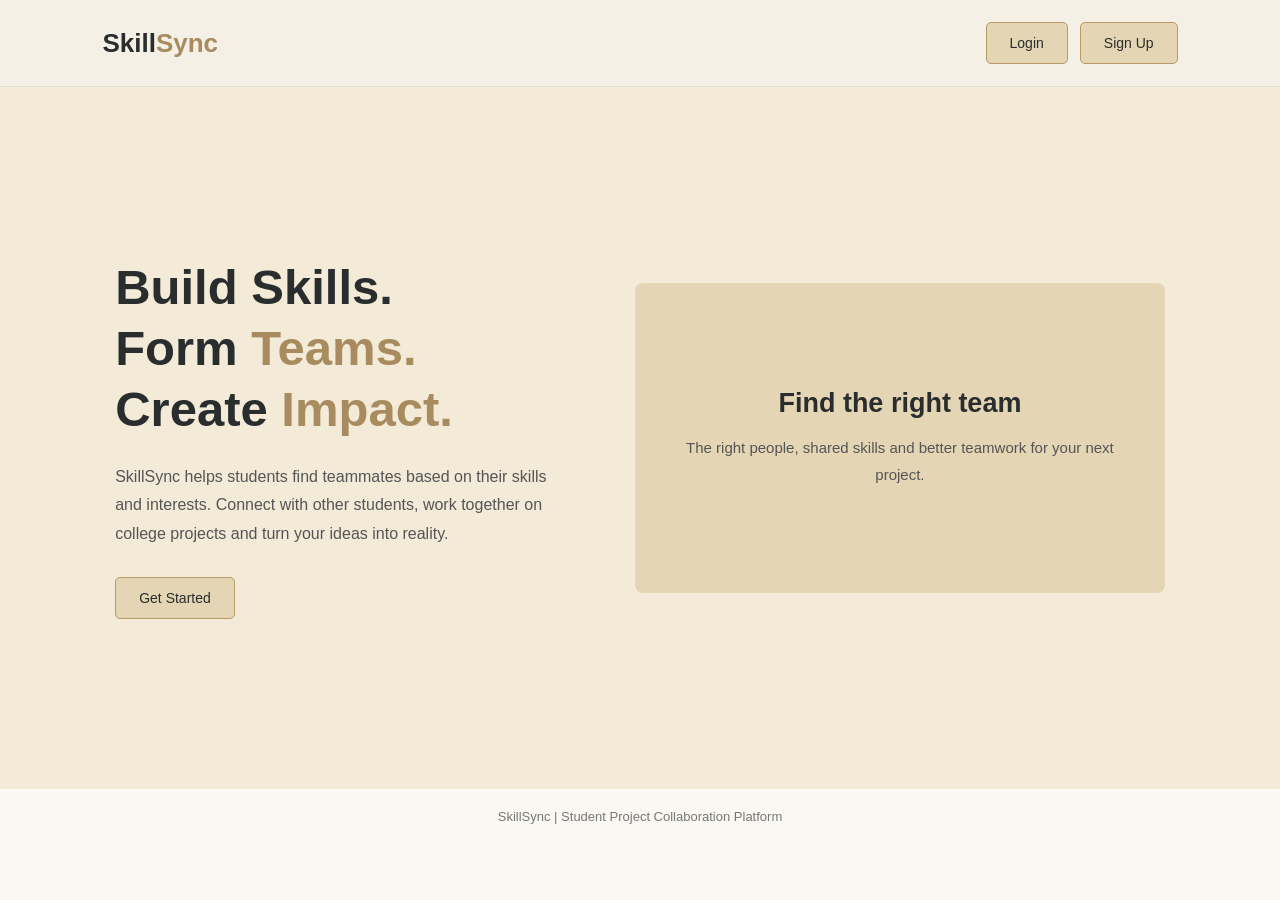
<file: frontend/index.html>
<!DOCTYPE html>
<html lang="en">
<head>
    <meta charset="UTF-8">
    <meta name="viewport" content="width=device-width, initial-scale=1.0">
    <title>SkillSync | Student Collaboration</title>
    <style>
        * {
            margin: 0;
            padding: 0;
            box-sizing: border-box;
        }

        body {
            font-family: Arial, sans-serif;
            background: #FAF8F3;
            color: #292D2D;
            min-height: 100vh;
        }

        header {
            display: flex;
            justify-content: space-between;
            align-items: center;
            padding: 22px 8%;
            background: #F5F0E5;
            border-bottom: 1px solid #E5DED1;
        }

        .logo {
            font-size: 26px;
            font-weight: bold;
        }

        .logo span {
            color: #A88B5E;
        }
        .auth-buttons {
        display: flex;
        align-items: center;
        gap: 12px;
    }
        .btn {
            display: inline-block;
            padding: 12px 23px;
            border: 1px solid #B79A68;
            border-radius: 5px;
            text-decoration: none;
            color: #292D2D;
            font-size: 14px;
            background: #E4D5B4;
            transition: background 0.2s ease;
        }

        .btn:hover {
            background: #D6C29B;
        }

        .intro {
            min-height: 78vh;
            display: flex;
            align-items: center;
            justify-content: space-between;
            gap: 60px;
            padding: 65px 9%;
            background: #F3EAD8;
        }

        .intro-text {
            flex: 1;
        }

        .intro h1 {
            font-size: clamp(36px, 4vw, 49px);
            line-height: 1.25;
            margin-bottom: 22px;
        }

        .intro h1 span {
            color: #A88B5E;
        }

        .intro p {
            max-width: 470px;
            font-size: 16px;
            line-height: 1.8;
            color: #555;
            margin-bottom: 28px;
        }

        .intro-image {
            flex: 1;
            min-height: 310px;
            background: #E4D5B4;
            border-radius: 8px;
            display: flex;
            align-items: center;
            justify-content: center;
            text-align: center;
            padding: 35px;
        }

        .intro-image h2 {
            font-size: 27px;
            margin-bottom: 15px;
        }

        .intro-image p {
            margin: 0;
            font-size: 15px;
        }

        footer {
            text-align: center;
            padding: 20px;
            background: #FAF8F3;
            color: #777;
            font-size: 13px;
        }

        @media (max-width: 768px) {
            header {
                padding: 20px 6%;
            }

            .intro {
                flex-direction: column;
                align-items: stretch;
                padding: 45px 6%;
                gap: 30px;
            }

            .intro-image {
                min-height: 220px;
            }
        }
    </style>
</head>
<body>
    <header>
    <div class="logo">Skill<span>Sync</span></div>

    <div class="auth-buttons">
        <a href="login.html" class="btn">Login</a>
        <a href="signup.html" class="btn">Sign Up</a>
    </div>
</header>

    <main>
        <section class="intro">
            <div class="intro-text">
                <h1>
                    Build Skills.<br>
                    Form <span>Teams.</span><br>
                    Create <span>Impact.</span>
                </h1>

                <p>
                    SkillSync helps students find teammates based on
                    their skills and interests. Connect with other
                    students, work together on college projects and
                    turn your ideas into reality.
                </p>

                <a href="signup.html" class="btn">Get Started</a>
            </div>

            <div class="intro-image">
                <div>
                    <h2>Find the right team</h2>
                    <p>
                        The right people, shared skills and better
                        teamwork for your next project.
                    </p>
                </div>
            </div>
        </section>
    </main>

    <footer>
        SkillSync | Student Project Collaboration Platform
    </footer>
</body>
</html>
</file>
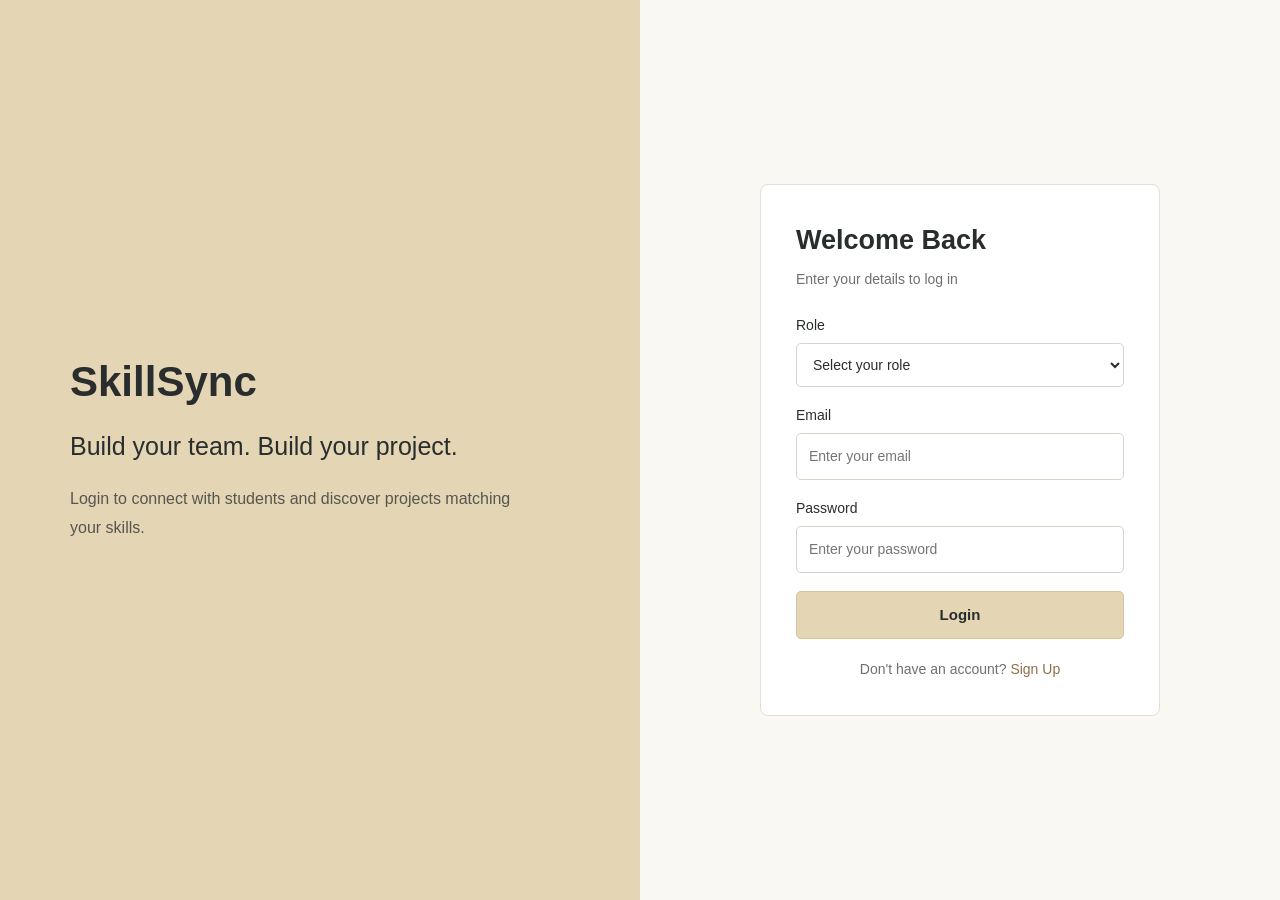
<file: frontend/credentials.html>
﻿<!DOCTYPE html>
<html lang="en">
<head>
    <meta charset="UTF-8">
    <meta name="viewport" content="width=device-width, initial-scale=1.0">
    <title>Complete Profile | SkillSync</title>
    <style>
        * { margin: 0; padding: 0; box-sizing: border-box; }
        body { font-family: Arial, sans-serif; background: #FAF8F3; color: #292D2D; }
        header { display: flex; justify-content: space-between; align-items: center; padding: 20px 7%; background: #F5F0E5; border-bottom: 1px solid #E5DED1; }
        .logo { font-size: 25px; font-weight: bold; text-decoration: none; color: #292D2D; }
        .logo span { color: #A88B5E; }
        .logout { color: #292D2D; text-decoration: none; font-size: 14px; }
        main { max-width: 850px; margin: 35px auto; padding: 0 20px; }
        .page-heading { margin-bottom: 25px; }
        .page-heading h1 { font-size: 30px; margin-bottom: 12px; }
        .page-heading p, .section-description { color: #70706B; font-size: 14px; line-height: 1.7; }
        .form-container { background: #FFFFFF; border: 1px solid #E5DED1; border-radius: 8px; padding: 30px; }
        .section-title { font-size: 19px; margin-bottom: 20px; }
        .form-grid { display: grid; grid-template-columns: 1fr 1fr; gap: 20px; }
        .form-group { margin-bottom: 20px; }
        .full-width { grid-column: 1 / -1; }
        label { display: block; font-size: 14px; font-weight: bold; margin-bottom: 8px; }
        input, select, textarea { width: 100%; padding: 12px; border: 1px solid #D8CCB8; border-radius: 5px; background: #FFFFFF; color: #292D2D; font-family: Arial, sans-serif; font-size: 14px; }
        input:focus, select:focus, textarea:focus { outline: none; border-color: #B79A68; }
        textarea { min-height: 85px; resize: vertical; }
        .divider { border: none; border-top: 1px solid #E5DED1; margin: 8px 0 25px; }
        .section-description { margin-top: -10px; margin-bottom: 20px; }
        .upload-box { border: 1px dashed #B79A68; background: #FAF8F3; padding: 25px; border-radius: 6px; text-align: center; }
        .upload-box p { font-size: 14px; line-height: 1.7; color: #555; margin-bottom: 12px; }
        .upload-box input { border: none; padding: 8px; background: transparent; }
        .file-note { display: block; margin-top: 10px; color: #70706B; font-size: 12px; }
        .selected-file { margin-top: 12px; color: #527A61; font-size: 13px; overflow-wrap: anywhere; }
        .skills-list { display: grid; grid-template-columns: 1fr 1fr; gap: 12px; margin-bottom: 20px; }
        .skill-option { display: flex; align-items: center; gap: 10px; padding: 12px; border: 1px solid #E5DED1; border-radius: 5px; font-size: 14px; font-weight: normal; cursor: pointer; margin: 0; }
        .skill-option input { width: auto; accent-color: #A88B5E; }
        .actions { display: flex; justify-content: flex-end; gap: 12px; margin-top: 25px; }
        .btn { padding: 12px 22px; border: 1px solid #B79A68; border-radius: 5px; font-size: 14px; color: #292D2D; cursor: pointer; }
        .primary { background: #E4D5B4; }
        .primary:hover { background: #D6C29B; }
        .secondary { background: #FFFFFF; }
        .btn:disabled { opacity: 0.6; cursor: not-allowed; }

        /* Status Message box styling matching teammate's warm theme */
        #statusMessage { margin-top: 15px; font-size: 14px; line-height: 1.6; padding: 12px; border-radius: 6px; display: none; white-space: pre-wrap; }
        #statusMessage.success { display: block; background: #d4edda; color: #155724; border: 1px solid #c3e6cb; }
        #statusMessage.warning { display: block; background: #fff3cd; color: #856404; border: 1px solid #ffeeba; }
        #statusMessage.error { display: block; background: #f8d7da; color: #721c24; border: 1px solid #f5c6cb; }
        #statusMessage.info { display: block; background: #e2e3e5; color: #383d41; border: 1px solid #d6d8db; }

        /* Project-wise AI Skill Gap Cards */
        .project-gap-card {
            background: #FFFEFC;
            border: 1px solid #E5DED1;
            border-radius: 8px;
            padding: 20px;
            margin-top: 18px;
        }

        .project-gap-card h3 {
            font-size: 17px;
            margin-bottom: 15px;
            color: #292D2D;
        }

        .project-gap-percentage {
            display: flex;
            justify-content: space-between;
            align-items: center;
            margin-bottom: 9px;
            font-size: 14px;
            font-weight: bold;
        }

        .skill-gap-progress-track {
            width: 100%;
            height: 9px;
            background: #EAE5DC;
            border-radius: 20px;
            overflow: hidden;
            margin-bottom: 18px;
        }

        .skill-gap-progress-fill {
            height: 100%;
            background: #527A61;
            border-radius: 20px;
            transition: width 0.4s ease;
        }

        .project-gap-detail {
            font-size: 14px;
            line-height: 1.8;
            margin-top: 9px;
            overflow-wrap: anywhere;
        }

        .project-gap-matched {
            color: #527A61;
            font-weight: bold;
        }

        .project-gap-missing {
            color: #B64B4B;
            font-weight: bold;
        }

        .project-gap-suggestion {
            background: #F5F0E5;
            border-left: 3px solid #B79A68;
            padding: 12px;
            margin-top: 15px;
            border-radius: 4px;
            font-size: 13px;
            line-height: 1.7;
        }

        footer { text-align: center; padding: 22px; color: #70706B; font-size: 13px; }

        @media (max-width: 600px) {
            header { padding: 18px 5%; }
            main { margin: 25px auto; }
            .form-container { padding: 22px 18px; }
            .form-grid, .skills-list { grid-template-columns: 1fr; }
            .page-heading h1 { font-size: 26px; }
            .actions { flex-direction: column; }
            .actions button { width: 100%; }
        }
    </style>
</head>
<body>
<header>
    <a href="index.html" class="logo">Skill<span>Sync</span></a>
    <a href="#" class="logout" id="logoutLink">Logout</a>
</header>

<main>
    <div class="page-heading">
        <h1>Complete Your Profile</h1>
        <p>Tell us about yourself, select your skills, and upload your resume or certificates.</p>
    </div>

    <form class="form-container" id="credentialsForm">
        <h2 class="section-title">Student Details</h2>
        <div class="form-grid">
            <div class="form-group">
                <label for="studentName">Full Name</label>
                <input type="text" id="studentName" required>
            </div>
            <div class="form-group">
                <label for="email">College Email</label>
                <input type="email" id="email" required>
            </div>
            <div class="form-group">
                <label for="college">College / University</label>
                <input type="text" id="college" required>
            </div>
            <div class="form-group">
                <label for="branch">Branch</label>
                <select id="branch" required>
                    <option value="">Select branch</option>
                    <option value="CSE">Computer Science Engineering</option>
                    <option value="IT">Information Technology</option>
                    <option value="ECE">Electronics and Communication</option>
                    <option value="EE">Electrical Engineering</option>
                    <option value="ME">Mechanical Engineering</option>
                    <option value="Other">Other</option>
                </select>
            </div>
            <div class="form-group">
                <label for="year">Year of Study</label>
                <select id="year" required>
                    <option value="">Select year</option>
                    <option value="1">First Year</option>
                    <option value="2">Second Year</option>
                    <option value="3">Third Year</option>
                    <option value="4">Fourth Year</option>
                </select>
            </div>
            <div class="form-group">
                <label for="semester">Current Semester</label>
                <select id="semester" required>
                    <option value="">Select semester</option>
                    <option value="1">Semester 1</option>
                    <option value="2">Semester 2</option>
                    <option value="3">Semester 3</option>
                    <option value="4">Semester 4</option>
                    <option value="5">Semester 5</option>
                    <option value="6">Semester 6</option>
                    <option value="7">Semester 7</option>
                    <option value="8">Semester 8</option>
                </select>
            </div>
        </div>

        <hr class="divider">
        <h2 class="section-title">Skills and Interests</h2>
        <p class="section-description">Select the skills you already know.</p>

        <div class="skills-list">
            <label class="skill-option"><input type="checkbox" name="skills" value="C++"> C++</label>
            <label class="skill-option"><input type="checkbox" name="skills" value="Java"> Java</label>
            <label class="skill-option"><input type="checkbox" name="skills" value="Python"> Python</label>
            <label class="skill-option"><input type="checkbox" name="skills" value="HTML/CSS"> HTML / CSS</label>
            <label class="skill-option"><input type="checkbox" name="skills" value="JavaScript"> JavaScript</label>
            <label class="skill-option"><input type="checkbox" name="skills" value="DBMS"> DBMS / SQL</label>
            <label class="skill-option"><input type="checkbox" name="skills" value="DSA"> Data Structures</label>
            <label class="skill-option"><input type="checkbox" name="skills" value="UI/UX"> UI / UX Design</label>
        </div>

        <div class="form-grid">
            <div class="form-group">
                <label for="interests">Areas of Interest</label>
                <input type="text" id="interests" placeholder="Web development, databases, etc.">
            </div>
            <div class="form-group">
                <label for="github">GitHub Profile (Optional)</label>
                <input type="url" id="github" placeholder="https://github.com/username">
            </div>
            <div class="form-group full-width">
                <label for="experience">Previous Project Experience (Optional)</label>
                <textarea id="experience" placeholder="Describe your previous projects"></textarea>
            </div>
        </div>

        <hr class="divider">
        <h2 class="section-title">Upload Resume or Certificates</h2>
        <p class="section-description">Select one or more documents from your computer.</p>
        <div class="upload-box">
            <p>Choose your resume or certificates.</p>
            <input type="file" id="documents" accept=".pdf,.docx,.txt" multiple required>
            <span class="file-note">Accepted formats: PDF, DOCX and TXT</span>
            <p class="selected-file" id="fileNames"></p>
        </div>

        <p id="statusMessage" role="status" aria-live="polite"></p>

        <div id="aiResults" style="display:none; margin-top:25px;">
            <div class="form-container" style="margin-bottom:20px;">
                <h2 class="section-title">AI Certificate Verification Results</h2>
                <div id="certificateResults"
                     style="font-size:14px; line-height:1.8; white-space:pre-wrap;">
                </div>
            </div>

            <div class="form-container">
                <h2 class="section-title">AI Skill Gap Analysis</h2>
                <p class="section-description">
                    Explore available projects and identify the skills you already have and the skills you can learn for each project.
                </p>
                <div id="skillGapResults"
                     style="font-size:14px; line-height:1.8;">
                </div>
            </div>
        </div>

        <div class="actions">
            <button type="reset" class="btn secondary">Clear Form</button>
            <button type="submit" class="btn primary" id="continueButton">Continue to Dashboard</button>
        </div>
    </form>
</main>

<footer>SkillSync | Student Project Collaboration Platform</footer>

<!-- Session management -->
<script src="session.js"></script>

<script>
const documentInput = document.getElementById("documents");
const fileNames = document.getElementById("fileNames");
const credentialsForm = document.getElementById("credentialsForm");
const continueButton = document.getElementById("continueButton");
const statusMessage = document.getElementById("statusMessage");

const userId = localStorage.getItem("userId");
const account = JSON.parse(localStorage.getItem("skillsyncUser") || "{}");
const signup = JSON.parse(localStorage.getItem("skillsyncSignup") || "{}");

/* Restore the session for the student coming from signup. */
if (userId && typeof setSession === "function") {
    const existingSession = getSession();

    if (!existingSession || String(existingSession.user_id) !== String(userId)) {
        let role =
            account.role ||
            localStorage.getItem("userRole") ||
            localStorage.getItem("role") ||
            signup.role ||
            "Team Member";

        if (String(role).toLowerCase() === "student") {
            role = "Team Member";
        }

        setSession({
            user_id: userId,
            name: localStorage.getItem("userName") || account.name || signup.name || "",
            email: localStorage.getItem("userEmail") || account.email || signup.email || "",
            role: role
        });
    }
}

if (!userId) {
    alert("Your session is missing. Please log in first.");
    window.location.href = "login.html";
}

document.getElementById("studentName").value =
    localStorage.getItem("userName") || account.name || signup.name || "";
document.getElementById("email").value =
    localStorage.getItem("userEmail") || account.email || signup.email || "";

document.getElementById("logoutLink").addEventListener("click", function(event) {
    event.preventDefault();

    if (typeof clearSession === "function") {
        clearSession();
    }

    [
        "userId",
        "userName",
        "userEmail",
        "userRole",
        "role",
        "skillsyncUser",
        "skillsyncSignup",
        "skillsync_pending_credentials"
    ].forEach(key => localStorage.removeItem(key));

    window.location.href = "login.html";
});

documentInput.addEventListener("change", function() {
    const files = Array.from(documentInput.files);
    fileNames.textContent = files.length
        ? files.map(file => file.name).join(", ")
        : "";
});

credentialsForm.addEventListener("reset", function() {
    fileNames.textContent = "";
    statusMessage.textContent = "";
    statusMessage.style.display = "none";

    document.getElementById("aiResults").style.display = "none";
    continueButton.type = "submit";
    continueButton.onclick = null;
});

function showMessage(text, type) {
    statusMessage.textContent = text;
    statusMessage.className = type;
    statusMessage.style.display = "block";
}

function getOverallType(results) {
    if (!results.length) return "warning";
    const statuses = results.map(r => r.status);
    if (statuses.every(s => s === "Verified")) return "success";
    if (statuses.some(s => s === "Verified" || s === "Partially Verified" || s === "Needs Manual Review")) return "warning";
    return "error";
}

function statusIcon(status) {
    if (status === "Verified") return "Γ£à";
    if (status === "Partially Verified" || status === "Needs Manual Review") return "ΓÜá∩╕Å";
    return "Γ¥î";
}

function nameMatchText(value) {
    if (value === true) return "Yes";
    if (value === false) return "No";
    return "Not checked";
}

function formatResults(results) {
    if (!results.length) return "No verification results were returned.";

    return results.map((result, index) => {
        const university = result.institute_detected || result.university || "Not detected";
        const skills = result.extracted_skills || result.detected_skills || [];
        const matched = result.matched_skills || [];
        const missing = result.missing_skills || [];
        const status = result.status || "Needs Manual Review";

        return [
            "Certificate " + (index + 1) + ": " + (result.filename || "Unknown file"),
            "Status: " + statusIcon(status) + " " + status,
            "University: " + university,
            "Name Found: " + nameMatchText(result.name_match),
            "Detected Skills: " + (skills.join(", ") || "None"),
            "Matched Skills: " + (matched.join(", ") || "None"),
            "Missing Skills: " + (missing.join(", ") || "None"),
            "Reason: " + (result.reason || "Not provided")
        ].join("\n");
    }).join("\n\n-------------------------\n\n");
}

/* AI SKILL GAP ANALYSIS */

function normalizeStudentSkills(skills, results) {
    let normalized = [];

    function addSkill(skill) {
        const value = String(skill).trim();

        if (!value) return;

        if (value.toUpperCase() === "HTML/CSS") {
            normalized.push("HTML", "CSS");
        } else if (value.toUpperCase() === "DBMS") {
            normalized.push("DBMS", "SQL");
        } else if (value.toUpperCase() === "DSA") {
            normalized.push("Data Structures and Algorithms");
        } else {
            normalized.push(value);
        }
    }

    skills.forEach(addSkill);

    // Include certificate skills only when the certificate is Verified.
    results.forEach(result => {
        if (result.status === "Verified") {
            (result.extracted_skills || []).forEach(addSkill);
        }
    });

    return [...new Set(normalized)];
}

function displaySkillList(element, skills, emptyMessage) {
    element.innerHTML = "";

    if (!skills || skills.length === 0) {
        element.textContent = emptyMessage;
        return;
    }

    const list = document.createElement("ul");
    list.style.paddingLeft = "22px";

    skills.forEach(skill => {
        const item = document.createElement("li");
        item.textContent = skill;
        list.appendChild(item);
    });

    element.appendChild(list);
}

function createOutputContainer(parent) {
    const container = document.createElement("div");
    container.style.marginTop = "8px";
    parent.appendChild(container);
    return container;
}

async function runSkillGapAnalysis(selectedSkills, certificateResults) {
    const output = document.getElementById("skillGapResults");
    output.textContent = "Analysing your skills project-wise...";

    try {
        const currentSkills = normalizeStudentSkills(
            selectedSkills,
            certificateResults
        );

        // Fetch all available projects from the existing API.
        const projectsResponse = await fetch(
            "http://127.0.0.1:8000/projects/"
        );

        if (!projectsResponse.ok) {
            throw new Error("Could not fetch available projects.");
        }

        const projectsData = await projectsResponse.json();

        const projects = Array.isArray(projectsData)
            ? projectsData
            : projectsData.projects || projectsData.data || [];

        if (!projects.length) {
            output.textContent = "No projects are currently available.";
            return;
        }

        output.innerHTML = "";

        // Analyse each project separately.
        for (const project of projects) {
            const projectName =
                project.Project_Name ||
                project.project_name ||
                project.name ||
                "Untitled Project";

            const rawSkills =
                project.Skill_Required ||
                project.skill_required ||
                project.required_skills ||
                "";

            const requiredSkills = Array.isArray(rawSkills)
                ? rawSkills
                : String(rawSkills).split(/[,;]/);

            const cleanedSkills = [
                ...new Set(
                    requiredSkills
                        .map(skill => String(skill).trim())
                        .filter(Boolean)
                )
            ];

            const card = document.createElement("div");
            card.className = "project-gap-card";

            const heading = document.createElement("h3");
            heading.textContent = "Project: " + projectName;
            card.appendChild(heading);

            if (cleanedSkills.length === 0) {
                const message = document.createElement("p");
                message.className = "project-gap-detail";
                message.textContent =
                    "No required skills have been specified for this project.";

                card.appendChild(message);
                output.appendChild(card);
                continue;
            }

            const loading = document.createElement("p");
            loading.className = "project-gap-detail";
            loading.textContent = "Analysing project skills...";

            card.appendChild(loading);
            output.appendChild(card);

            try {
                // Separate AI skill-gap API request for this project.
                const response = await fetch(
                    "http://127.0.0.1:8000/ai/skill-gap",
                    {
                        method: "POST",
                        headers: {
                            "Content-Type": "application/json"
                        },
                        body: JSON.stringify({
                            student_skills: currentSkills,
                            required_skills: cleanedSkills
                        })
                    }
                );

                const data = await response.json();

                if (!response.ok) {
                    throw new Error(
                        data.detail || "Analysis failed."
                    );
                }

                card.removeChild(loading);

                const percentage = Math.max(
                    0,
                    Math.min(100, Number(data.coverage_percentage) || 0)
                );

                const matchedSkills = data.matched_skills || [];
                const missingSkills = data.missing_skills || [];
                const suggestions = data.learning_suggestions || [];

                // Skill Match percentage.
                const percentageRow = document.createElement("div");
                percentageRow.className = "project-gap-percentage";

                const percentageLabel = document.createElement("span");
                percentageLabel.textContent = "Skill Match";

                const percentageValue = document.createElement("span");
                percentageValue.textContent = percentage + "%";

                percentageRow.appendChild(percentageLabel);
                percentageRow.appendChild(percentageValue);
                card.appendChild(percentageRow);

                // Coloured progress bar.
                const progressTrack = document.createElement("div");
                progressTrack.className = "skill-gap-progress-track";

                const progressFill = document.createElement("div");
                progressFill.className = "skill-gap-progress-fill";
                progressFill.style.width = percentage + "%";

                progressTrack.appendChild(progressFill);
                card.appendChild(progressTrack);

                // Required skills.
                const requiredText = document.createElement("p");
                requiredText.className = "project-gap-detail";
                requiredText.textContent =
                    "Required Skills: " + cleanedSkills.join(", ");

                card.appendChild(requiredText);

                // Matched skills.
                const matchedText = document.createElement("p");
                matchedText.className =
                    "project-gap-detail project-gap-matched";

                matchedText.textContent =
                    "Matched: " +
                    (matchedSkills.length
                        ? matchedSkills.join(", ")
                        : "None");

                card.appendChild(matchedText);

                // Missing skills.
                const missingText = document.createElement("p");
                missingText.className =
                    "project-gap-detail project-gap-missing";

                missingText.textContent =
                    "Missing: " +
                    (missingSkills.length
                        ? missingSkills.join(", ")
                        : "None");

                card.appendChild(missingText);

                // Learning suggestions.
                const suggestionBox = document.createElement("div");
                suggestionBox.className = "project-gap-suggestion";

                const suggestionHeading = document.createElement("strong");
                suggestionHeading.textContent = "Learning Suggestion";

                suggestionBox.appendChild(suggestionHeading);

                if (suggestions.length > 0) {
                    suggestions.forEach(item => {
                        const suggestion = document.createElement("p");
                        suggestion.style.marginTop = "6px";

                        suggestion.textContent =
                            item.skill + ": " + item.suggestion;

                        suggestionBox.appendChild(suggestion);
                    });
                } else {
                    const suggestion = document.createElement("p");
                    suggestion.style.marginTop = "6px";

                    suggestion.textContent =
                        missingSkills.length === 0
                            ? "You have all the listed skills required for this project."
                            : "No additional learning suggestions available.";

                    suggestionBox.appendChild(suggestion);
                }

                card.appendChild(suggestionBox);

            } catch (projectError) {
                console.error(
                    "Skill Gap Error for " + projectName,
                    projectError
                );

                loading.textContent =
                    "Analysis could not be completed: " +
                    projectError.message;
            }
        }

    } catch (error) {
        console.error("Skill Gap Analysis Error:", error);

        output.textContent =
            "Skill Gap Analysis could not be completed: " +
            error.message;
    }
}

function ordinalSemester(value) {
    const n = Number(value);
    if (!n) return "";

    const suffix = n % 100 >= 11 && n % 100 <= 13
        ? "th"
        : ({1: "st", 2: "nd", 3: "rd"}[n % 10] || "th");

    return `${n}${suffix} Semester`;
}

credentialsForm.addEventListener("submit", async function(event) {
    event.preventDefault();

    if (!userId) {
        alert("Please log in again.");
        window.location.href = "login.html";
        return;
    }

    const skills = Array.from(
        document.querySelectorAll('input[name="skills"]:checked')
    ).map(input => input.value);

    if (skills.length === 0) {
        showMessage("Please select at least one skill.", "error");
        return;
    }

    const files = Array.from(documentInput.files);

    if (files.length === 0) {
        showMessage("Please select at least one resume or certificate.", "error");
        return;
    }

    const name = document.getElementById("studentName").value.trim();
    const email = document.getElementById("email").value.trim();
    const college = document.getElementById("college").value.trim();
    const branch = document.getElementById("branch").value;
    const year = Number(document.getElementById("year").value);
    const semester = Number(document.getElementById("semester").value);
    const interests = document.getElementById("interests").value.trim();
    const github = document.getElementById("github").value.trim();
    const experience = document.getElementById("experience").value.trim();

    continueButton.disabled = true;
    continueButton.textContent = "Verifying Certificates...";
    showMessage("Please wait. Verifying your certificates via AI...", "info");

    try {
        const formData = new FormData();

        for (const file of files) {
            formData.append("certificates", file);
        }

        formData.append("skills", skills.join(", "));
        formData.append("student_name", name);

        const response = await fetch(
            "http://127.0.0.1:8000/certificates/verify",
            {
                method: "POST",
                body: formData
            }
        );

        const data = await response.json().catch(() => ({}));

        if (!response.ok) {
            throw new Error(
                data.detail || "The verification server returned an error."
            );
        }

        if (!Array.isArray(data.results)) {
            throw new Error("The API response is missing the results array.");
        }

        const documentMetadata = files.map(file => ({
            name: file.name,
            type: file.type,
            size: file.size
        }));

        const profile = {
            name, email, college, branch, year, semester, skills, interests, github, experience,
            resumeFileNames: files.map(file => file.name),
            documents: documentMetadata,
            profileName: name,
            profileEmail: email,
            profileStudentId: String(userId),
            profileCourse: branch,
            profileSemester: ordinalSemester(semester),
            profileRole: account.role || localStorage.getItem("userRole") || "Team Member",
            profileSkill1: skills[0] || "",
            profileLevel1: "",
            profileSkill2: skills[1] || "",
            profileLevel2: "",
            profileSkill3: skills[2] || "",
            profileLevel3: "",
            profileAbout: [interests, experience].filter(Boolean).join("\n\n")
        };

        const apiProfile = {
            college,
            branch,
            year_of_study: year,
            semester,
            skills,
            interests,
            github_url: github,
            project_experience: experience,
            document_metadata: documentMetadata
        };

        const profileResponse = await fetch(
            `http://127.0.0.1:8000/profiles/${encodeURIComponent(userId)}`,
            {
                method: "PUT",
                headers: { "Content-Type": "application/json" },
                body: JSON.stringify(apiProfile)
            }
        );

        const profileData = await profileResponse.json().catch(() => ({}));

        if (!profileResponse.ok) {
            throw new Error(
                profileData.detail || "The profile could not be saved."
            );
        }

        localStorage.setItem("skillSyncProfile_" + userId, JSON.stringify(profile));
        localStorage.setItem("skillsyncProfile", JSON.stringify(profile));
        localStorage.setItem("skillsyncCertificateResults", JSON.stringify(data.results));
        localStorage.setItem("userName", name);
        localStorage.setItem("userEmail", email);
        localStorage.removeItem("skillsync_pending_credentials");

        // Display certificate verification results.
        document.getElementById("aiResults").style.display = "block";

        document.getElementById("certificateResults").textContent =
            formatResults(data.results);

        // Run project-wise Skill Gap Analysis below certificate results.
        await runSkillGapAnalysis(skills, data.results);

        const overall = getOverallType(data.results);

        if (overall === "success") {
            showMessage(
                "Certificate verification completed successfully. Review your AI results below.",
                "success"
            );
        } else if (overall === "warning") {
            showMessage(
                "Certificate screening completed. Some results may need further review.",
                "warning"
            );
        } else {
            showMessage(
                "Certificate screening completed. No certificate could be verified.",
                "error"
            );
        }

        // Stop automatic redirection. Student can continue when ready.
        continueButton.type = "button";

       continueButton.onclick = function() {
        const session = getSession();

        const role = session?.role ||
            localStorage.getItem("userRole") ||
            localStorage.getItem("role");

        if (role === "Team Leader") {
            window.location.href = "leader-dashboard.html";
        } else if (role === "Mentor") {
            window.location.href = "mentor-dashboard.html";
        }  else {
            window.location.href = "student-dashboard.html";
        }
        };

    } catch (error) {
        console.error("Profile/Verification error:", error);

        showMessage(
            "Certificate verification failed.\n\n" + error.message,
            "error"
        );
    } finally {
        continueButton.disabled = false;
        continueButton.textContent = "Continue to Dashboard";
    }
});
</script>
</body>
</html>
</file>
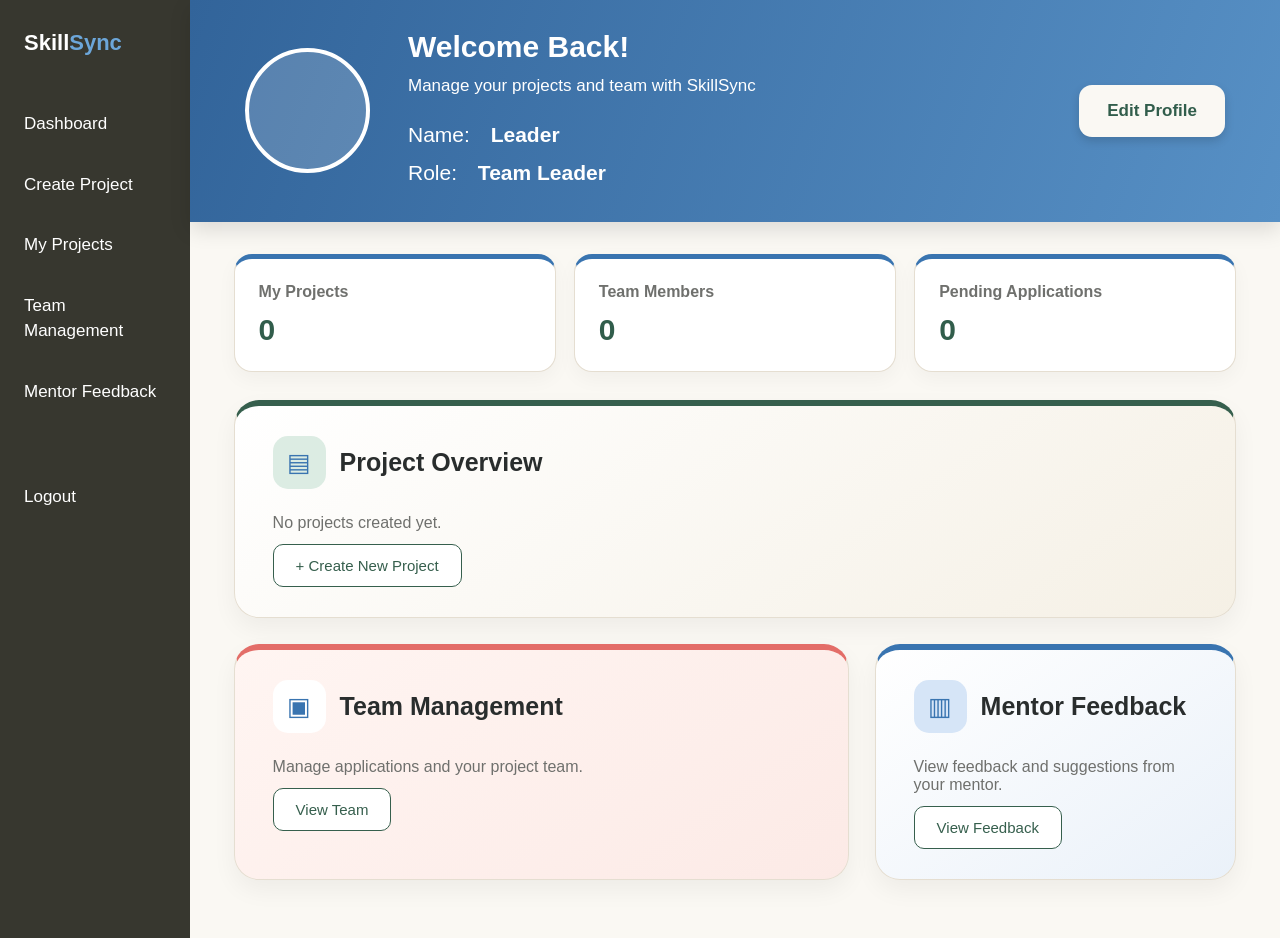
<file: frontend/leader-dashboard.html>
<!DOCTYPE html>
<html lang="en">
<head>
<meta charset="UTF-8">
<meta name="viewport" content="width=device-width, initial-scale=1.0">
<title>SkillSync - Leader Dashboard</title>

<style>
* {
    margin: 0;
    padding: 0;
    box-sizing: border-box;
    font-family: Arial, sans-serif;
}

body {
    background: #FAF8F3;
    color: #292D2D;
}

.dashboard {
    display: flex;
    min-height: 100vh;
}

.sidebar {
    width: 190px;
    min-width: 190px;
    background: #37372F;
    color: white;
    padding: 30px 24px;
    display: flex;
    flex-direction: column;
}

.logo {
    font-size: 22px;
    font-weight: bold;
    margin-bottom: 55px;
}

.logo span {
    color: #6CA6D9;
}

.sidebar a {
    color: white;
    text-decoration: none;
    font-size: 17px;
    margin-bottom: 35px;
    line-height: 1.5;
    cursor: pointer;
}

.sidebar a:hover {
    color: #A9CDBD;
}

.sidebar .logout {
    margin-top: 45px;
}

.main-content {
    flex: 1;
    min-width: 0;
}

.welcome {
    min-height: 217px;
    background: linear-gradient(110deg, #32649A, #5790C5);
    color: white;
    display: flex;
    align-items: center;
    padding: 30px 55px;
    gap: 38px;
    box-shadow: 0 8px 20px rgba(0,0,0,0.12);
}

.profile-icon {
    width: 125px;
    height: 125px;
    border: 4px solid white;
    border-radius: 50%;
    display: flex;
    align-items: center;
    justify-content: center;
    background: rgba(255,255,255,0.18);
    font-size: 58px;
    flex-shrink: 0;
}

.welcome-info {
    flex: 1;
}

.welcome-info h1 {
    font-size: 30px;
    margin-bottom: 12px;
}

.welcome-info p {
    font-size: 17px;
    margin-bottom: 20px;
}

.user-details {
    font-size: 21px;
    line-height: 1.8;
}

.user-details strong {
    margin-left: 15px;
}

.edit-btn {
    background: #FAF8F3;
    color: #315D4B;
    border: none;
    padding: 16px 28px;
    border-radius: 13px;
    font-size: 17px;
    font-weight: bold;
    cursor: pointer;
    box-shadow: 0 4px 10px rgba(0,0,0,0.15);
}

.content-area {
    padding: 32px 4%;
}

.card {
    background: linear-gradient(145deg, #FFFFFF, #F5F0E5);
    border: 1px solid #E5DED1;
    border-top: 6px solid #365F4D;
    border-radius: 25px;
    padding: 30px 38px;
    margin-bottom: 26px;
    box-shadow: 0 10px 25px rgba(0,0,0,0.05);
}

.card.red {
    background: linear-gradient(145deg, #FFF5F2, #FCEAE6);
    border-top-color: #E36D68;
}

.card.blue {
    background: linear-gradient(145deg, #FFFFFF, #EAF1F9);
    border-top-color: #3974B0;
}

.card-title {
    display: flex;
    align-items: center;
    gap: 14px;
    margin-bottom: 25px;
}

.card-title h2 {
    font-size: 25px;
}

.card-icon {
    width: 53px;
    height: 53px;
    border-radius: 15px;
    display: flex;
    align-items: center;
    justify-content: center;
    background: #DCECE3;
    color: #3974B0;
    font-size: 25px;
}

.red .card-icon {
    background: white;
}

.blue .card-icon {
    background: #D6E5F7;
}

.card-content {
    color: #6F706D;
    font-size: 16px;
}

.dashboard-grid {
    display: grid;
    grid-template-columns: 1.7fr 1fr;
    gap: 26px;
}

.stats-grid {
    display: grid;
    grid-template-columns: repeat(3, 1fr);
    gap: 18px;
    margin-bottom: 28px;
}

.stat-card {
    background: white;
    border: 1px solid #E5DED1;
    border-top: 5px solid #3974B0;
    border-radius: 18px;
    padding: 24px;
    box-shadow: 0 7px 20px rgba(0,0,0,0.04);
}

.stat-card h3 {
    font-size: 16px;
    color: #6F706D;
    margin-bottom: 12px;
}

.stat-card p {
    font-size: 30px;
    font-weight: bold;
    color: #315D4B;
}

button {
    cursor: pointer;
}

.primary-btn {
    background: white;
    color: #365F4D;
    border: 1px solid #365F4D;
    padding: 12px 22px;
    border-radius: 10px;
    font-size: 15px;
    margin-top: 12px;
}

.primary-btn:hover,
.primary-btn:active {
    background: #294B3C;
    color: white;
}

.secondary-btn {
    background: white;
    border: 1px solid #365F4D;
    color: #365F4D;
    padding: 9px 16px;
    border-radius: 8px;
    margin: 4px;
}

.danger-btn {
    background: #E36D68;
    color: white;
    border: none;
    padding: 9px 16px;
    border-radius: 8px;
    margin: 4px;
}

input, textarea, select {
    width: 100%;
    padding: 13px;
    margin: 9px 0 18px;
    border: 1px solid #D6D0C4;
    border-radius: 9px;
    font-size: 15px;
    background: white;
}

textarea {
    resize: vertical;
    min-height: 100px;
}

label {
    font-weight: bold;
    color: #444;
}

.project-table-container {
    overflow-x: auto;
}

table {
    width: 100%;
    border-collapse: collapse;
    margin-top: 15px;
    min-width: 550px;
}

th, td {
    padding: 15px;
    text-align: left;
    border-bottom: 1px solid #E5DED1;
}

th {
    background: #EAF1E9;
    color: #315D4B;
}

tr:hover {
    background: rgba(228,213,180,0.15);
}

.status {
    display: inline-block;
    padding: 6px 12px;
    border-radius: 20px;
    background: #E3EFE7;
    color: #315D4B;
    font-size: 13px;
}

.dashboard-section {
    display: none;
}

.dashboard-section.active {
    display: block;
}

.project-item, .member-item {
    background: rgba(255,255,255,0.8);
    border: 1px solid #E5DED1;
    border-radius: 13px;
    padding: 18px;
    margin-bottom: 15px;
}

.project-item h3, .member-item h3 {
    margin-bottom: 10px;
    color: #315D4B;
}

.project-item p, .member-item p {
    margin: 7px 0;
    color: #6F706D;
}

.hidden {
    display: none;
}

@media(max-width: 900px) {
    .dashboard-grid {
        grid-template-columns: 1fr;
    }

    .welcome {
        padding: 25px;
        flex-wrap: wrap;
    }

    .stats-grid {
        grid-template-columns: 1fr;
    }
}

@media(max-width: 600px) {
    .dashboard {
        flex-direction: column;
    }

    .sidebar {
        width: 100%;
        min-width: 100%;
        padding: 20px;
    }

    .logo {
        margin-bottom: 20px;
    }

    .sidebar a {
        margin-bottom: 12px;
    }

    .sidebar .logout {
        margin-top: 10px;
    }

    .welcome {
        gap: 18px;
    }

    .profile-icon {
        width: 85px;
        height: 85px;
        font-size: 40px;
    }

    .welcome-info h1 {
        font-size: 24px;
    }

    .content-area {
        padding: 20px 4%;
    }

    .card {
        padding: 22px;
    }
}
</style>
</head>

<body>

<div class="dashboard">

    <aside class="sidebar">
        <div class="logo">Skill<span>Sync</span></div>

        <a onclick="showSection('home')">Dashboard</a>
        <a onclick="showSection('create')">Create Project</a>
        <a onclick="showSection('projects')">My Projects</a>
        <a onclick="showSection('team')">Team Management</a>
        <a onclick="showSection('feedback')">Mentor Feedback</a>
        <a class="logout" onclick="logout()">Logout</a>
    </aside>

    <main class="main-content">

        <header class="welcome">
            <div class="profile-icon"><i class="fas fa-user-graduate"></i></div>

            <div class="welcome-info">
                <h1>Welcome Back!</h1>
                <p>Manage your projects and team with SkillSync</p>

                <div class="user-details">
                    Name: <strong id="leaderName">Leader</strong><br>
                    Role: <strong>Team Leader</strong>
                </div>
            </div>

            <button class="edit-btn" onclick="showSection('profile')">
                Edit Profile
            </button>
        </header>

        <div class="content-area">

            <section id="home" class="dashboard-section active">

                <div class="stats-grid">
                    <div class="stat-card">
                        <h3>My Projects</h3>
                        <p id="projectCount">0</p>
                    </div>

                    <div class="stat-card">
                        <h3>Team Members</h3>
                        <p id="memberCount">0</p>
                    </div>

                    <div class="stat-card">
                        <h3>Pending Applications</h3>
                        <p id="applicationCount">0</p>
                    </div>
                </div>

                <div class="card">
                    <div class="card-title">
                        <div class="card-icon">▤</div>
                        <h2>Project Overview</h2>
                    </div>

                    <div class="card-content" id="overviewProjects">
                        No projects created yet.
                    </div>

                    <button class="primary-btn" onclick="showSection('create')">
                        + Create New Project
                    </button>
                </div>

                <div class="dashboard-grid">
                    <div class="card red">
                        <div class="card-title">
                            <div class="card-icon">▣</div>
                            <h2>Team Management</h2>
                        </div>

                        <div class="card-content">
                            Manage applications and your project team.
                        </div>

                        <button class="primary-btn" onclick="showSection('team')">
                            View Team
                        </button>
                    </div>

                    <div class="card blue">
                        <div class="card-title">
                            <div class="card-icon">▥</div>
                            <h2>Mentor Feedback</h2>
                        </div>

                        <div class="card-content">
                            View feedback and suggestions from your mentor.
                        </div>

                        <button class="primary-btn" onclick="showSection('feedback')">
                            View Feedback
                        </button>
                    </div>
                </div>

            </section>

            <section id="create" class="dashboard-section">

                <div class="card">
                    <div class="card-title">
                        <div class="card-icon">＋</div>
                        <h2>Create Project</h2>
                    </div>

                    <form id="projectForm">

                        <label>Project Name</label>
                        <input type="text" id="projectName" required>

                        <label>Project Description</label>
                        <textarea id="projectDescription" required></textarea>

                        <label>Required Skills</label>
                        <input type="text" id="requiredSkills" placeholder="Java, Python, HTML, CSS">

                        <label>Number of Members Required</label>
                        <input type="number" id="membersRequired" min="1" required>

                        <label>Submission Date</label>
                        <input type="date" id="submissionDate">
                        <label>Select Mentor</label>
                            <select id="mentorSelect" required>
                            <option value="">Loading mentors...</option>
                            </select>

                        <button type="submit" class="primary-btn">
                            Create Project
                        </button>

                    </form>
                </div>

            </section>

            <section id="projects" class="dashboard-section">

                <div class="card">
                    <div class="card-title">
                        <div class="card-icon">▤</div>
                        <h2>My Projects</h2>
                    </div>

                    <div class="project-table-container">
                        <table>
                            <thead>
                                <tr>
                                    <th>Project Name</th>
                                    <th>Members Required</th>
                                    <th>Action</th>
                                </tr>
                            </thead>

                            <tbody id="projectsTable">
                                <tr>
                                    <td colspan="3">Loading projects...</td>
                                </tr>
                            </tbody>
                        </table>
                    </div>
                </div>

            </section>

            <section id="team" class="dashboard-section">

                <div class="card red">
                    <div class="card-title">
                        <div class="card-icon">♙</div>
                        <h2>Team Management</h2>
                    </div>

                    <div class="card-content" id="teamContent">
                        Select a project to view its team members.
                    </div>

                    <label>Select Project</label>
                    <select id="teamProjectSelect" onchange="loadTeam(this.value)">
                        <option value="">Select a project</option>
                    </select>

                    <div id="teamMembers"></div>
                </div>

            </section>

            <section id="feedback" class="dashboard-section">

                <div class="card blue">
                    <div class="card-title">
                        <div class="card-icon">▤</div>
                        <h2>Mentor Feedback</h2>
                    </div>

                    <div class="card-content">
                        Mentor feedback will appear here when available.
                    </div>
                </div>

            </section>

            <section id="profile" class="dashboard-section">

                <div class="card">
                    <div class="card-title">
                        <div class="card-icon">♙</div>
                        <h2>My Profile</h2>
                    </div>

                    <label>Name</label>
                    <input type="text" id="profileName">

                    <label>Email</label>
                    <input type="email" id="profileEmail" disabled>

                    <button class="primary-btn" onclick="saveProfile()">
                        Save Changes
                    </button>
                </div>

            </section>

        </div>
    </main>
</div>

<script>
const API = "http://127.0.0.1:8000";

function getStoredUser() {
    let user = {};

    try {
        user = JSON.parse(localStorage.getItem("skillsyncUser") || "{}");
    } catch (error) {
        user = {};
    }

    const userId =
        localStorage.getItem("userId") ||
        user.userId ||
        user.user_id ||
        user.User_ID ||
        user.id;

    if (userId) {
        localStorage.setItem("userId", userId);
    }

    return {
        id: userId,
        name: user.name || user.Name || localStorage.getItem("userName") || "Leader",
        email: user.email || user.Email || localStorage.getItem("userEmail") || ""
    };
}

const currentUser = getStoredUser();
let projects = [];

document.getElementById("leaderName").textContent = currentUser.name;
document.getElementById("profileName").value = currentUser.name;
document.getElementById("profileEmail").value = currentUser.email;

function showSection(sectionId) {
    document.querySelectorAll(".dashboard-section").forEach(section => {
        section.classList.remove("active");
    });

    const selected = document.getElementById(sectionId);

    if (selected) {
        selected.classList.add("active");
    }

    if (sectionId === "projects" || sectionId === "home") {
        loadProjects();
    }
}

function logout() {
    localStorage.removeItem("skillsyncUser");
    localStorage.removeItem("userId");
    localStorage.removeItem("userRole");
    localStorage.removeItem("userEmail");
    localStorage.removeItem("userName");
    window.location.href = "index.html";
}

function saveProfile() {
    const name = document.getElementById("profileName").value.trim();

    if (!name) {
        alert("Please enter your name.");
        return;
    }

    currentUser.name = name;
    document.getElementById("leaderName").textContent = name;
    localStorage.setItem("userName", name);

    let user = {};

    try {
        user = JSON.parse(localStorage.getItem("skillsyncUser") || "{}");
    } catch (error) {
        user = {};
    }

    user.name = name;
    localStorage.setItem("skillsyncUser", JSON.stringify(user));

    alert("Profile updated locally.");
}

async function loadProjects() {
    if (!currentUser.id) {
        document.getElementById("projectsTable").innerHTML =
            '<tr><td colspan="3">User ID not found. Please login again.</td></tr>';
        return;
    }

    try {
        const response = await fetch(`${API}/projects/user/${currentUser.id}`);
        const data = await response.json();

        if (!response.ok) {
            throw new Error(data.detail || "Unable to load projects.");
        }

        projects = data.projects || [];

        document.getElementById("projectCount").textContent = projects.length;

        const table = document.getElementById("projectsTable");
        const overview = document.getElementById("overviewProjects");
        const projectSelect = document.getElementById("teamProjectSelect");

        table.innerHTML = "";
        overview.innerHTML = "";
        projectSelect.innerHTML = '<option value="">Select a project</option>';

        if (projects.length === 0) {
            table.innerHTML = '<tr><td colspan="3">No projects created yet.</td></tr>';
            overview.textContent = "No projects created yet.";
            return;
        }

        projects.forEach(project => {
            const id = project.Project_ID || project.project_id;
            const name = project.Project_Name || project.project_name || "Untitled Project";
            const required = project.Members_Required || project.members_required || 0;

            const row = document.createElement("tr");

            const nameCell = document.createElement("td");
            nameCell.textContent = name;

            const requiredCell = document.createElement("td");
            requiredCell.textContent = required;

            const actionCell = document.createElement("td");
            const button = document.createElement("button");
            button.className = "secondary-btn";
            button.textContent = "Manage Team";
            button.addEventListener("click", () => {
                showSection("team");
                projectSelect.value = id;
                loadTeam(id);
            });

            actionCell.appendChild(button);
            row.append(nameCell, requiredCell, actionCell);
            table.appendChild(row);

            const option = document.createElement("option");
            option.value = id;
            option.textContent = name;
            projectSelect.appendChild(option);

            const item = document.createElement("div");
            item.className = "project-item";

            const heading = document.createElement("h3");
            heading.textContent = name;

            const details = document.createElement("p");
            details.textContent = "Members required: " + required;

            item.append(heading, details);
            overview.appendChild(item);
        });

    } catch (error) {
        document.getElementById("projectsTable").innerHTML =
            `<tr><td colspan="3">${error.message}</td></tr>`;
    }
}

document.getElementById("projectForm").addEventListener("submit", async function(event) {
    event.preventDefault();

    if (!currentUser.id) {
        alert("User ID not found. Please login again.");
        return;
    }

    const projectData = {
     project_name: document.getElementById("projectName").value.trim(),
     project_description: document.getElementById("projectDescription").value.trim(),
     members_required: Number(document.getElementById("membersRequired").value),
     skill_required: document.getElementById("requiredSkills").value.trim(),
     submission_date: document.getElementById("submissionDate").value,
     user_id: currentUser.id,
     mentor_id: Number(document.getElementById("mentorSelect").value)
    };
    if (!projectData.mentor_id) {
    alert("Please select a mentor.");
    return;
    }

    try {
        const response = await fetch(`${API}/projects/`, {
            method: "POST",
            headers: {
                "Content-Type": "application/json"
            },
            body: JSON.stringify(projectData)
        });

        const data = await response.json();

        if (!response.ok) {
            throw new Error(data.detail || "Project creation failed.");
        }

        alert("Project created successfully!");
        this.reset();
        showSection("projects");
        loadProjects();

    } catch (error) {
        alert(error.message);
    }
});

async function loadTeam(projectId) {
    const container = document.getElementById("teamMembers");

    if (!projectId) {
        container.innerHTML = "";
        return;
    }

    try {
        const response = await fetch(`${API}/projects/${projectId}/members`);
        const data = await response.json();

        if (!response.ok) {
            throw new Error(data.detail || "Unable to load team.");
        }

        const members = data.members || [];
        const applications = data.applications || [];

        document.getElementById("memberCount").textContent = members.length;
        document.getElementById("applicationCount").textContent = applications.length;

        container.innerHTML = "<h3>Team Members</h3>";

        if (members.length === 0) {
            container.innerHTML += "<p>No team members yet.</p>";
        }

        members.forEach(member => {
            const item = document.createElement("div");
            item.className = "member-item";

            const heading = document.createElement("h3");
            heading.textContent = member.name || member.Name || "Team Member";

            const email = document.createElement("p");
            email.textContent = member.email || member.Email || "";

            item.append(heading, email);
            container.appendChild(item);
        });

        const heading = document.createElement("h3");
        heading.textContent = "Pending Applications";
        heading.style.marginTop = "25px";
        container.appendChild(heading);

        if (applications.length === 0) {
            container.innerHTML += "<p>No pending applications.</p>";
        }

        applications.forEach(application => {
            const item = document.createElement("div");
            item.className = "member-item";

            const name = document.createElement("h3");
            name.textContent = application.name || application.Name || "Applicant";

            const email = document.createElement("p");
            email.textContent = application.email || application.Email || "";

            const memberId = application.member_id || application.Member_ID;

            const accept = document.createElement("button");
            accept.className = "primary-btn";
            accept.textContent = "Accept";
            accept.onclick = () => updateApplication(memberId, "accept", projectId);

            const reject = document.createElement("button");
            reject.className = "danger-btn";
            reject.textContent = "Reject";
            reject.onclick = () => updateApplication(memberId, "reject", projectId);

            item.append(name, email, accept, reject);
            container.appendChild(item);
        });

    } catch (error) {
        container.textContent = error.message;
    }
}
async function loadMentors() {
    const mentorSelect = document.getElementById("mentorSelect");

    try {
        const response = await fetch(`${API}/projects/mentors`);
        const data = await response.json();

        if (!response.ok) {
            throw new Error(data.detail || "Unable to load mentors");
        }

        mentorSelect.innerHTML =
            '<option value="">Select a mentor</option>';

        if (!data.mentors || data.mentors.length === 0) {
            mentorSelect.innerHTML =
                '<option value="">No mentors available</option>';
            return;
        }

        data.mentors.forEach(mentor => {
            const option = document.createElement("option");

            option.value = mentor.User_ID;
            option.textContent =
                `${mentor.Name} (${mentor.Email})`;

            mentorSelect.appendChild(option);
        });

    } catch (error) {
        console.error("Mentor loading error:", error);
        mentorSelect.innerHTML =
            '<option value="">Failed to load mentors</option>';
    }
}

async function updateApplication(memberId, action, projectId) {
    if (!memberId) {
        alert("Application ID not found.");
        return;
    }

    try {
        const response = await fetch(
            `${API}/projects/members/${memberId}/${action}`,
            { method: "PUT" }
        );

        const data = await response.json();

        if (!response.ok) {
            throw new Error(data.detail || "Unable to update application.");
        }

        alert(`Application ${action}ed successfully.`);
        loadTeam(projectId);

    } catch (error) {
        alert(error.message);
    }
}

if (!currentUser.id) {
    alert("User ID not found. Please login again.");
} else {
    loadProjects();
    loadMentors();
}
</script>

</body>
</html>
</file>
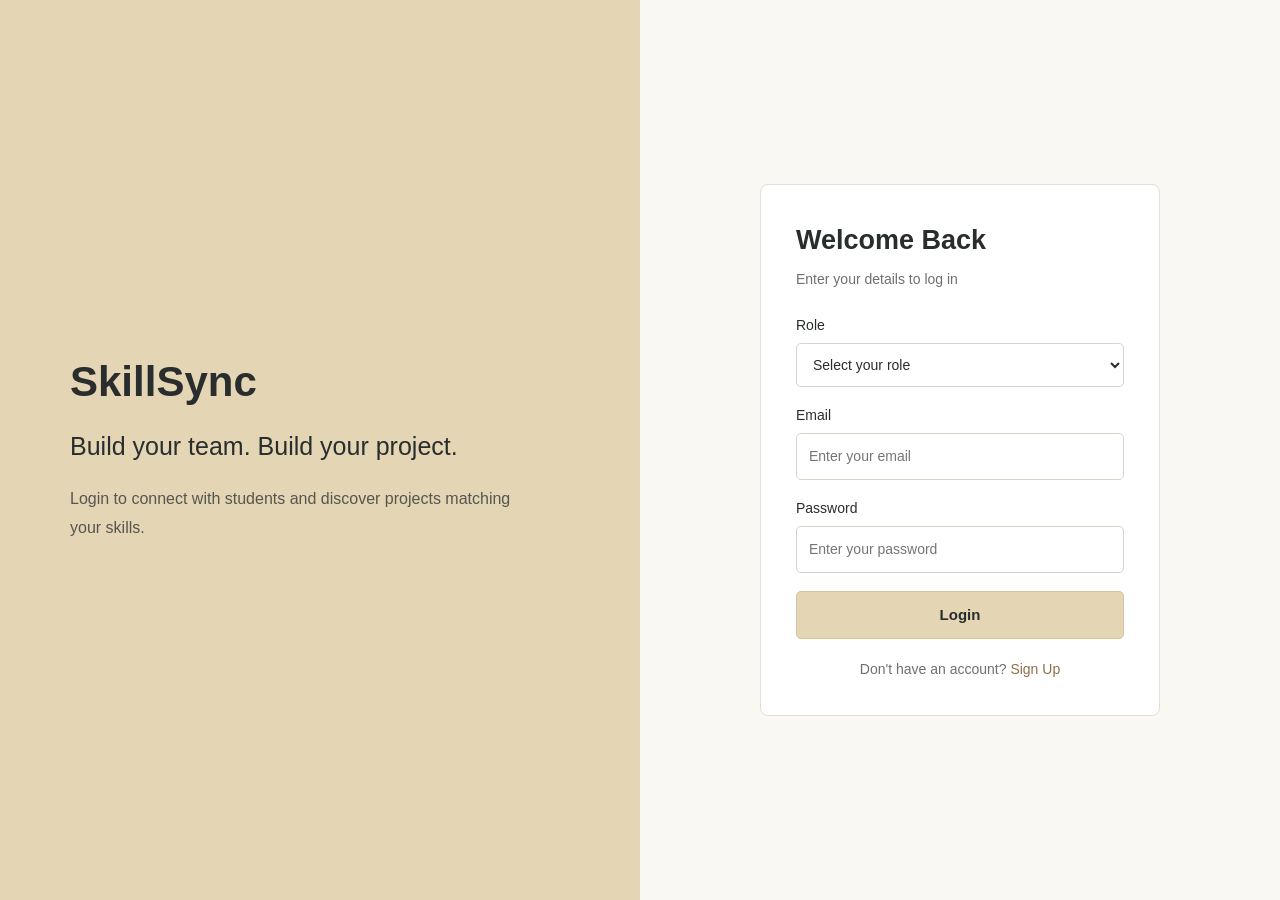
<file: frontend/login.html>
<!DOCTYPE html>
<html lang="en">
<head>
<meta charset="UTF-8">
<meta name="viewport" content="width=device-width, initial-scale=1.0">
<title>SkillSync - Login</title>
<link rel="stylesheet" href="style.css">
</head>
<body>
<div class="container">
<div class="left">
<h1>SkillSync</h1>
<p class="tagline">Build your team. Build your project.</p>
<p class="about">Login to connect with students and discover projects matching your skills.</p>
</div>

<div class="login-box">
<h2>Welcome Back</h2>
<p class="login-text">Enter your details to log in</p>

<form id="loginForm">
<label for="loginRole">Role</label>
<select id="loginRole" required>
<option value="">Select your role</option>
<option value="student">Student</option>
<option value="leader">Team Leader</option>
<option value="mentor">Mentor</option>
</select>

<label for="loginEmail">Email</label>
<input type="email" id="loginEmail"
    placeholder="Enter your email" required>

<label for="loginPassword">Password</label>
<input type="password" id="loginPassword"
    placeholder="Enter your password" required>

<button type="submit" class="login-btn" id="loginButton">
Login
</button>
</form>

<p id="message" role="status"></p>

<p class="signup">
Don't have an account?
<a href="signup.html">Sign Up</a>
</p>
</div>
</div>
<script src="session.js"></script>
<script>
const loginForm = document.getElementById("loginForm");
const loginButton = document.getElementById("loginButton");
const message = document.getElementById("message");

loginForm.addEventListener("submit", async function(event) {
event.preventDefault();

const role = document.getElementById("loginRole").value;
const email = document.getElementById("loginEmail").value.trim();
const password = document.getElementById("loginPassword").value;

loginButton.disabled = true;
message.textContent = "Logging in...";

try {
const response = await fetch("http://127.0.0.1:8000/auth/login", {
method: "POST",
headers: {
"Content-Type": "application/json"
},
body: JSON.stringify({
email,
password,
role
})
});

const data = await response.json().catch(() => ({}));

if (!response.ok) {
throw new Error(data.detail || "Login failed.");
}

const user = data.user;

if (!user || user.user_id == null || !user.role) {
throw new Error("The server returned incomplete user details.");
}

if (!["Team Member", "Team Leader", "Mentor"].includes(user.role)) {
throw new Error("The server returned an unexpected account role.");
}

const session = {
user_id: user.user_id,
name: user.name || "",
email: user.email || email,
role: user.role,
role: user.role,
token: user.token
};


const sessionKeys = [
"userId",
"userName",
"userEmail",
"userRole",
"role",
"skillsyncUser",
"skillsyncSignup",
"skillsync_pending_credentials"
];

setSession(session);

if (session.role === "Mentor") {
window.location.href = "mentor-dashboard.html";
} else if (session.role === "Team Leader") {
window.location.href = "leader-dashboard.html";
} else {
window.location.href = "student-dashboard.html";
}

} catch (error) {
message.textContent =
error.message || "Unable to connect to the server.";
console.error("Login error:", error);
} finally {
loginButton.disabled = false;
}
});
</script>
</body>
</html>
</file>
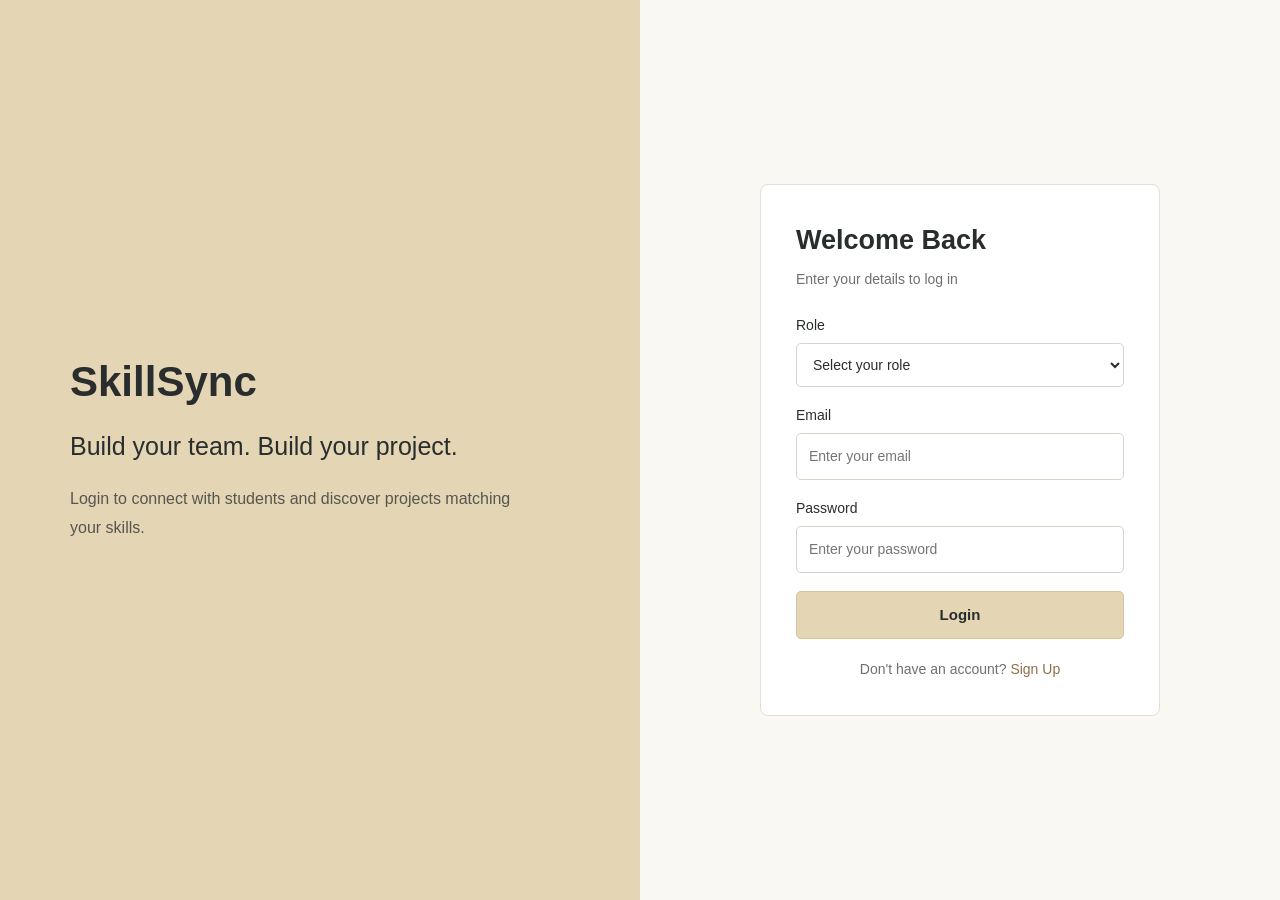
<file: frontend/mentor-dashboard.html>
<!DOCTYPE html>
<html lang="en">
<head>
<meta charset="UTF-8">
<meta name="viewport" content="width=device-width, initial-scale=1.0">
<title>Mentor Dashboard - SkillSync</title>
<style>
*{box-sizing:border-box}
body{margin:0;font-family:Arial,sans-serif;background:#f5f3ef;color:#333}
.sidebar{width:210px;height:100vh;position:fixed;background:#5c4938;padding:24px 14px;top:0;left:0}
.sidebar h2{color:white;margin-bottom:28px}
.sidebar button{display:block;width:100%;padding:13px 10px;margin-bottom:8px;color:white;background:transparent;border:0;border-radius:5px;text-align:left;cursor:pointer;font-size:15px}
.sidebar button:hover,.sidebar button.active{background:#80674f}
.main{margin-left:210px;padding:28px}
h1,h3{color:#5c4938}
.muted{color:#777}
.card,.stat{background:white;padding:20px;margin:14px 0;border-radius:8px;box-shadow:0 2px 8px #00000010;overflow-x:auto}
.stats{display:grid;grid-template-columns:repeat(3,minmax(0,1fr));gap:14px}
.stat{margin:0}
.stat h3{font-size:14px;margin-top:0}
.stat p{font-size:26px;font-weight:bold;margin-bottom:0}
label{display:block;margin-top:14px}
select,input,textarea{width:100%;padding:11px;margin:8px 0;border:1px solid #ddd;border-radius:5px;font:inherit;background:white}
textarea{min-height:100px;resize:vertical}
button.action{background:#5c4938;color:white;border:0;border-radius:5px;padding:11px 16px;cursor:pointer;margin:6px 6px 6px 0}
button.action:hover{background:#80674f}
button:disabled{opacity:.6;cursor:wait}
table{width:100%;border-collapse:collapse;margin-top:14px}
th,td{text-align:left;padding:11px;border-bottom:1px solid #ddd}
th{background:#5c4938;color:white}
.message{margin:12px 0;overflow-wrap:anywhere}
.error{color:#b42318}.success{color:#26733b}
.row{padding:12px 0;border-bottom:1px solid #eee;overflow-wrap:anywhere}
@media(max-width:700px){.sidebar{width:145px;padding:14px 8px}.sidebar button{font-size:13px}.sidebar h2{font-size:18px}.main{margin-left:145px;padding:14px}.stats{grid-template-columns:1fr}th,td{padding:7px;font-size:12px}}
</style>
</head>
<body>
<aside class="sidebar">
<h2>SkillSync</h2>
<button class="active" data-page="Dashboard" onclick="showPage('Dashboard',this)">Dashboard</button>
<button data-page="Projects" onclick="showPage('Projects',this)">Projects</button>
<button data-page="Students" onclick="showPage('Students',this)">Student Teams</button>
<button data-page="Feedback" onclick="showPage('Feedback',this)">Project Feedback</button>
<button data-page="Profile" onclick="showPage('Profile',this)">My Profile</button>
<button onclick="logout()">Logout</button>
</aside>
<main class="main" id="content"><h1>Loading mentor dashboard...</h1></main>

<script src="session.js"></script>
<script>
const API = "http://127.0.0.1:8000";
const mentorSession = requireRole(["Mentor"]);
const mentorId = mentorSession ? Number(mentorSession.user_id) : NaN;
let mentor = null;
let projects = [];
let selectedProjectId = "";
let currentPage = "Dashboard";

function escapeHtml(value) {
    return String(value ?? "").replace(/[&<>"']/g, c => ({
        "&":"&amp;", "<":"&lt;", ">":"&gt;", '"':"&quot;", "'":"&#39;"
    })[c]);
}

async function api(path, options = {}) {
    const response = await fetch(API + path, {
        ...options,
        headers: {
            "Content-Type": "application/json",
            ...(options.headers || {})
        }
    });
    const data = await response.json().catch(() => ({}));
    if (!response.ok) {
        throw new Error(data.detail || data.message || `Request failed (${response.status})`);
    }
    return data;
}

function showMessage(text, type = "error") {
    const el = document.getElementById("pageMessage");
    if (el) {
        el.className = "message " + type;
        el.textContent = text;
    }
}

function projectOptions(includeEmpty = false) {
    let html = includeEmpty ? '<option value="">Choose a project</option>' : "";
    html += projects.map(p =>
        `<option value="${p.Project_ID}">${escapeHtml(p.Project_Name)}</option>`
    ).join("");
    return html;
}

function getSelectedProject() {
    return projects.find(p => String(p.Project_ID) === String(selectedProjectId));
}

async function loadInitialData() {
    if (!mentorId || !Number.isInteger(mentorId)) {
        document.getElementById("content").innerHTML =
            '<div class="card"><h1>Login required</h1><p>Please log in with your mentor account.</p><button class="action" onclick="logout()">Go to login</button></div>';
        return;
    }

    try {
        const profileData = await api(`/mentor/${mentorId}/profile`);
        mentor = profileData.profile;

        if (!mentor || mentor.Role !== "Mentor") {
            throw new Error("This account is not registered as a mentor.");
        }

        const projectData = await api(`/mentor/${mentorId}/projects`);
        projects = projectData.projects || [];
        selectedProjectId = projects.length ? String(projects[0].Project_ID) : "";

        showPage("Dashboard");
    } catch (error) {
        document.getElementById("content").innerHTML = `
            <div class="card">
                <h1>Unable to load mentor data</h1>
                <p class="error">${escapeHtml(error.message)}</p>
                <p>Check that FastAPI is running, the mentor API is registered, and the database tables exist.</p>
                <button class="action" onclick="loadInitialData()">Try again</button>
            </div>`;
    }
}

function showPage(page, button) {
    currentPage = page;
    document.querySelectorAll(".sidebar button[data-page]").forEach(b => {
        b.classList.toggle("active", b.dataset.page === page);
    });

    if (page === "Dashboard") renderDashboard();
    if (page === "Projects") renderProjects();
    if (page === "Students") renderStudents();
    if (page === "Feedback") renderFeedback();
    if (page === "Profile") renderProfile();
}

function renderDashboard() {
    const content = document.getElementById("content");
    const p = getSelectedProject();

    content.innerHTML = `
        <h1>Mentor Dashboard</h1>
        <p class="muted">Welcome, ${escapeHtml(mentor?.Name || "Mentor")}. Your information comes from SkillSync's database.</p>
        <div class="card">
            <label for="projectSelect">Assigned project</label>
            <select id="projectSelect" onchange="changeProject(this.value)">
                ${projectOptions(true)}
            </select>
            <p id="pageMessage" class="message"></p>
        </div>
        ${p ? `
        <div class="stats">
            <div class="stat"><h3>Assigned Projects</h3><p>${projects.length}</p></div>
            <div class="stat"><h3>Accepted Team Members</h3><p>${Number(p.Total_Members || 0)}</p></div>
            <div class="stat"><h3>Completed Interactions</h3><p>${Number(p.Completed_Interactions || 0)}</p></div>
        </div>
        <div class="card">
            <h3>${escapeHtml(p.Project_Name)}</h3>
            <p><strong>Team Leader:</strong> ${escapeHtml(p.Leader_Name)}</p>
            <p><strong>Description:</strong> ${escapeHtml(p.Project_Description || "No description provided")}</p>
            <p><strong>Required Skills:</strong> ${escapeHtml(p.Skill_Required || "Not specified")}</p>
            <p><strong>Submission Date:</strong> ${escapeHtml(p.Submission_Date || "Not specified")}</p>
            <p><strong>Pending Interactions:</strong> ${Number(p.Pending_Interactions || 0)}</p>
            <button class="action" onclick="showPage('Students')">View Student Team</button>
            <button class="action" onclick="showPage('Feedback')">Give Feedback</button>
            ${completeButton(p)}
        </div>` : `
        <div class="card"><h3>No assigned projects</h3>
        <p>No projects are assigned to this mentor yet. A project must be added to the Mentor_Project table before it appears here.</p></div>`}
    `;

    const selector = document.getElementById("projectSelect");
    if (selector) selector.value = selectedProjectId;
}

function changeProject(id) {
    selectedProjectId = id;
    renderDashboard();
}

function renderProjects() {
    const content = document.getElementById("content");
    content.innerHTML = `
        <h1>Assigned Projects</h1>
        <p class="muted">Projects assigned to your mentor account.</p>
        <div id="pageMessage" class="message"></div>
        ${projects.length ? projects.map(p => `
            <div class="card">
                <h3>${escapeHtml(p.Project_Name)}</h3>
                <p>${escapeHtml(p.Project_Description || "No description provided")}</p>
                <p><strong>Leader:</strong> ${escapeHtml(p.Leader_Name)}</p>
                <p><strong>Required skills:</strong> ${escapeHtml(p.Skill_Required || "Not specified")}</p>
                <p><strong>Submission date:</strong> ${escapeHtml(p.Submission_Date || "Not specified")}</p>
                <p><strong>Accepted members:</strong> ${Number(p.Total_Members || 0)}</p>
                <button class="action" onclick="selectProject('${p.Project_ID}','Students')">View Team</button>
                <button class="action" onclick="selectProject('${p.Project_ID}','Feedback')">Project Feedback</button>
                ${completeButton(p)}
            </div>`).join("") :
            '<div class="card"><p>No projects have been assigned to you yet.</p></div>'}
    `;
}

function selectProject(id, page) {
    selectedProjectId = String(id);
    showPage(page);
}

async function renderStudents() {
    const content = document.getElementById("content");
    content.innerHTML = `
        <h1>Student Teams</h1>
        <p class="muted">Accepted members of your assigned project.</p>
        <label for="teamProject">Select project</label>
        <select id="teamProject" onchange="selectedProjectId=this.value;loadMembers()">${projectOptions(true)}</select>
        <div id="pageMessage" class="message"></div>
        <div id="membersArea" class="card">Select a project to load its team.</div>
    `;
    const selector = document.getElementById("teamProject");
    selector.value = selectedProjectId;
    if (selectedProjectId) await loadMembers();
}

async function loadMembers() {
    const area = document.getElementById("membersArea");
    if (!selectedProjectId) {
        area.innerHTML = "<p>Select an assigned project first.</p>";
        return;
    }
    area.innerHTML = "<p>Loading team members...</p>";
    try {
        const data = await api(`/mentor/${mentorId}/projects/${selectedProjectId}/members`);
        const members = data.members || [];
        area.innerHTML = members.length ? `
            <table><thead><tr><th>Name</th><th>Email</th><th>Status</th></tr></thead>
            <tbody>${members.map(m => `
                <tr><td>${escapeHtml(m.Name)}</td><td>${escapeHtml(m.Email)}</td><td>${escapeHtml(m.Status)}</td></tr>
            `).join("")}</tbody></table>` : "<p>No accepted team members for this project yet.</p>";
    } catch (error) {
        area.innerHTML = `<p class="error">${escapeHtml(error.message)}</p>`;
    }
}

function renderFeedback() {
    const content = document.getElementById("content");
    content.innerHTML = `
        <h1>Project Feedback</h1>
        <p class="muted">Submit a rating and feedback. Saved feedback is stored in MySQL.</p>
        <div class="card">
            <label for="feedbackProject">Project</label>
            <select id="feedbackProject" onchange="selectedProjectId=this.value;loadFeedback()">${projectOptions(true)}</select>
            <form id="feedbackForm">
                <label for="rating">Rating</label>
                <select id="rating" required>
                    <option value="5">5 - Excellent</option>
                    <option value="4">4 - Very good</option>
                    <option value="3">3 - Good</option>
                    <option value="2">2 - Needs improvement</option>
                    <option value="1">1 - Poor</option>
                </select>
                <label for="feedbackText">Feedback</label>
                <textarea id="feedbackText" required maxlength="10000" placeholder="Write feedback about the project"></textarea>
                <button class="action" type="submit">Save Feedback</button>
            </form>
            <p id="pageMessage" class="message"></p>
        </div>
        <div class="card"><h3>Saved Feedback</h3><div id="feedbackHistory">Choose a project to see feedback.</div></div>
    `;

    document.getElementById("feedbackProject").value = selectedProjectId;
    document.getElementById("feedbackForm").addEventListener("submit", submitFeedback);
    if (selectedProjectId) loadFeedback();
}

async function submitFeedback(event) {
    event.preventDefault();
    const message = document.getElementById("pageMessage");
    const text = document.getElementById("feedbackText").value.trim();
    const rating = Number(document.getElementById("rating").value);

    if (!selectedProjectId) {
        message.className = "message error";
        message.textContent = "Select an assigned project first.";
        return;
    }
    if (!text) {
        message.className = "message error";
        message.textContent = "Enter feedback before submitting.";
        return;
    }

    try {
        await api(`/mentor/${mentorId}/projects/${selectedProjectId}/feedback`, {
            method: "POST",
            body: JSON.stringify({rating, feedback_text: text})
        });
        message.className = "message success";
        message.textContent = "Feedback saved successfully.";
        document.getElementById("feedbackText").value = "";
        await loadFeedback();
    } catch (error) {
        message.className = "message error";
        message.textContent = error.message;
    }
}

async function loadFeedback() {
    const area = document.getElementById("feedbackHistory");
    if (!area) return;
    if (!selectedProjectId) {
        area.textContent = "Select an assigned project to view feedback.";
        return;
    }

    area.textContent = "Loading feedback...";
    try {
        const data = await api(`/mentor/${mentorId}/projects/${selectedProjectId}/feedback`);
        const items = data.feedback || [];
        area.innerHTML = items.length ? items.map(item => `
            <div class="row">
                <strong>Rating: ${Number(item.Rating)}/5</strong>
                <p>${escapeHtml(item.Feedback_Text)}</p>
                <small>${escapeHtml(item.Feedback_Date || "")}</small>
            </div>`).join("") : "<p>No feedback has been saved for this project yet.</p>";
    } catch (error) {
        area.innerHTML = `<p class="error">${escapeHtml(error.message)}</p>`;
    }
}

function renderProfile() {
    const content = document.getElementById("content");
    content.innerHTML = `
        <h1>My Profile</h1>
        <p class="muted">Details registered for your mentor account.</p>
        <div class="card">
            <div class="row"><strong>Name:</strong> ${escapeHtml(mentor?.Name)}</div>
            <div class="row"><strong>Email:</strong> ${escapeHtml(mentor?.Email)}</div>
            <div class="row"><strong>Role:</strong> ${escapeHtml(mentor?.Role)}</div>
            <div class="row"><strong>User ID:</strong> ${escapeHtml(mentor?.User_ID)}</div>
        </div>
    `;
}

function completeButton(p) {
    if (p.Project_Status === "Completed") {
        return '<span class="muted">Project completed</span>';
    }
    return '<button class="action" onclick="completeProject(' + Number(p.Project_ID) + ')">Mark as Completed</button>';
}

async function completeProject(projectId) {
    if (!confirm("Mark this project as completed? Team members can then review each other. This cannot be undone.")) return;
    try {
        await api(`/workflow/mentors/${mentorId}/projects/${projectId}/complete`, { method: "POST" });
        location.reload();
    } catch (error) {
        alert(error.message);
    }
}

loadInitialData();
</script>
</body>
</html>
</file>
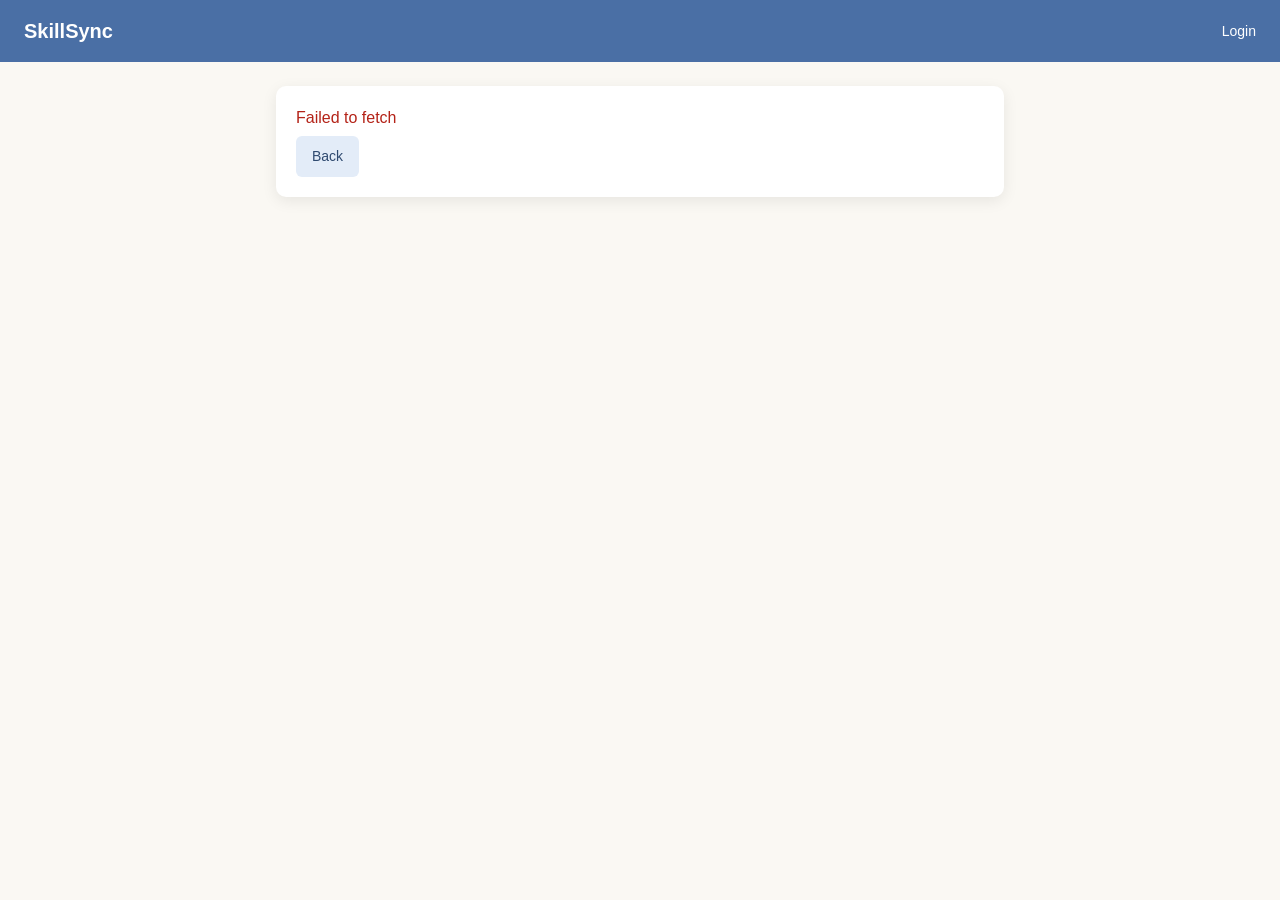
<file: frontend/mentors.html>
<!DOCTYPE html>
<html lang="en">
<head>
<meta charset="UTF-8">
<meta name="viewport" content="width=device-width, initial-scale=1.0">
<meta name="robots" content="noindex">
<title>Mentors - SkillSync</title>
<link rel="stylesheet" href="style.css">
<style>
.topbar{background:#4a6fa5;color:white;padding:16px 24px;display:flex;justify-content:space-between;align-items:center}
.topbar h2{margin:0;font-size:20px}
.topbar a{color:white;font-size:14px}
.page{max-width:760px;margin:24px auto;padding:0 16px}
.page h1{font-size:24px;color:#2f4a70;margin-bottom:6px}
.sub{color:#777;margin-bottom:18px;font-size:14px}
.panel{background:white;border-radius:10px;padding:20px;margin-bottom:14px;box-shadow:0 4px 15px rgba(0,0,0,0.08)}
.item{display:flex;justify-content:space-between;align-items:center;padding:13px 12px;border:1px solid #e3e8ef;border-radius:8px;margin-bottom:10px;cursor:pointer;background:white}
.item:hover{background:#eef3fa}
.tag{font-size:12px;background:#e3ecf8;color:#2f4a70;border-radius:12px;padding:3px 10px}
.tag.lead{background:#4a6fa5;color:white}
.btn{padding:10px 16px;border:none;border-radius:6px;background:#4a6fa5;color:white;font-size:14px;cursor:pointer;margin:6px 8px 0 0}
.btn:hover{background:#3d5d8a}
.btn.light{background:#e3ecf8;color:#2f4a70}
.btn.light:hover{background:#d3e1f4}
.avatar{width:72px;height:72px;border-radius:50%;background:#4a6fa5;color:white;display:flex;align-items:center;justify-content:center;font-size:30px;margin-bottom:10px}
.review{border-top:1px solid #e3e8ef;padding:12px 0}
.review small{color:#777}
.stars{color:#c98a00;letter-spacing:2px}
.note{background:#f4f7fb;border-radius:8px;padding:12px;color:#555;font-size:14px}
.error{color:#b42318}
.muted{color:#777}
</style>
</head>
<body>
<div class="topbar">
    <h2>SkillSync</h2>
    <a href="login.html">Login</a>
</div>
<div class="page" id="app"></div>

<script>
const API = "http://127.0.0.1:8000";
const viewerId = Number(localStorage.getItem("userId")) || 0;
const app = document.getElementById("app");

function esc(v) {
    return String(v ?? "").replace(/[&<>"']/g, c => ({
        "&": "&amp;", "<": "&lt;", ">": "&gt;", '"': "&quot;", "'": "&#39;"
    })[c]);
}

function fmtDate(v) {
    if (!v) return "";
    const d = new Date(v);
    if (isNaN(d)) return "";
    return d.toLocaleDateString("en-IN", {day: "numeric", month: "short", year: "numeric"});
}

function stars(n) {
    n = Math.round(Number(n) || 0);
    return "★".repeat(n) + "☆".repeat(5 - n);
}

async function api(path) {
    const response = await fetch(API + path);
    const data = await response.json().catch(() => ({}));
    if (!response.ok) {
        throw new Error(data.detail || "Request failed (" + response.status + ")");
    }
    return data;
}

function loading() {
    app.innerHTML = '<div class="panel muted">Loading...</div>';
}

function fail(error, backCall) {
    app.innerHTML = '<div class="panel"><p class="error">' + esc(error.message) +
        '</p><button class="btn light" onclick="' + backCall + '">Back</button></div>';
}

async function showMentors() {
    loading();
    try {
        const data = await api("/public/mentors");
        const list = data.mentors || [];
        app.innerHTML = '<h1>Mentors</h1><p class="sub">Select a mentor to see the projects they have mentored.</p>' +
            (list.length ? list.map(m =>
                '<div class="item" onclick="showMentor(' + Number(m.User_ID) + ')"><span>' + esc(m.Name) + '</span></div>'
            ).join("") : '<div class="panel">No mentors found.</div>');
    } catch (error) {
        fail(error, "showMentors()");
    }
}

async function showMentor(mid) {
    loading();
    try {
        const data = await api("/public/mentors/" + mid + "/projects");
        app.innerHTML =
            '<h1>' + esc(data.mentor.Name) + '</h1>' +
            '<p class="sub">Mentor</p>' +
            '<div class="panel">' +
            '<p>Projects completed (mentored): <strong>' + Number(data.completed_projects) + '</strong></p>' +
            '<button class="btn" onclick="showProjects(' + mid + ')">View</button>' +
            '<button class="btn light" onclick="showMentors()">Back</button>' +
            '</div>';
    } catch (error) {
        fail(error, "showMentors()");
    }
}

async function showProjects(mid) {
    loading();
    try {
        const data = await api("/public/mentors/" + mid + "/projects");
        const list = data.projects || [];
        app.innerHTML =
            '<h1>' + esc(data.mentor.Name) + '</h1>' +
            '<p class="sub">Completed projects</p>' +
            (list.length ? list.map(p =>
                '<div class="item" onclick="showProject(' + Number(p.Project_ID) + ',' + mid + ')"><span>' +
                esc(p.Project_Name) + '</span><span class="tag">' + esc(fmtDate(p.Completed_At)) + '</span></div>'
            ).join("") : '<div class="panel">No completed projects yet.</div>') +
            '<button class="btn light" onclick="showMentor(' + mid + ')">Back</button>';
    } catch (error) {
        fail(error, "showMentor(" + mid + ")");
    }
}

async function showProject(pid, mid) {
    loading();
    try {
        const data = await api("/public/projects/" + pid);
        const mentorNames = (data.mentors || []).map(m => esc(m.Name)).join(", ") || "Not assigned";
        const review = data.mentor_review;

        let reviewHtml = '<p class="muted">No mentor review yet.</p>';
        if (review) {
            reviewHtml =
                '<p><span class="stars">' + stars(review.average_rating) + '</span> ' +
                esc(review.average_rating) + ' / 5</p>' +
                '<p>' + esc(review.latest.Feedback_Text) + '</p>' +
                '<small class="muted">' + esc(review.latest.Mentor_Name) + ', ' +
                esc(fmtDate(review.latest.Feedback_Date)) + '</small>';
        }

        app.innerHTML =
            '<h1>' + esc(data.project.Project_Name) + '</h1>' +
            '<p class="sub">Completed ' + esc(fmtDate(data.project.Completed_At)) +
            ' &middot; Mentor: ' + mentorNames + '</p>' +
            '<div class="panel"><h3>Team</h3><p class="sub">Click a member to see how they worked in past projects.</p>' +
            (data.team || []).map(t =>
                '<div class="item" onclick="showMirror(' + Number(t.User_ID) + ',' + pid + ',' + mid + ')"><span>' +
                esc(t.Name) + '</span><span class="tag' + (t.Role === "Team Leader" ? ' lead' : '') + '">' +
                esc(t.Role) + '</span></div>'
            ).join("") + '</div>' +
            '<div class="panel"><h3>Mentor review of the team</h3>' + reviewHtml + '</div>' +
            '<button class="btn light" onclick="showProjects(' + mid + ')">Back</button>';
    } catch (error) {
        fail(error, "showProjects(" + mid + ")");
    }
}

async function showMirror(uid, fromPid, mid) {
    loading();
    try {
        const data = await api("/public/members/" + uid + "/mirror");
        const list = data.projects || [];
        app.innerHTML =
            '<div class="panel">' +
            '<div class="avatar">' + esc((data.member.Name || "?").charAt(0).toUpperCase()) + '</div>' +
            '<h1>' + esc(data.member.Name) + '</h1>' +
            '<p class="sub">Completed projects: ' + Number(data.completed_projects) + '</p>' +
            '</div>' +
            (list.length ? list.map(p =>
                '<div class="item" onclick="showMirrorProject(' + uid + ',' + Number(p.Project_ID) + ',' + fromPid + ',' + mid + ')"><span>' +
                esc(p.Project_Name) + '</span><span class="tag' + (p.Role === "Team Leader" ? ' lead' : '') + '">' +
                esc(p.Role) + '</span></div>'
            ).join("") : '<div class="panel muted">No completed projects yet.</div>') +
            '<button class="btn light" onclick="showProject(' + fromPid + ',' + mid + ')">Back</button>';
    } catch (error) {
        fail(error, "showProject(" + fromPid + "," + mid + ")");
    }
}

async function showMirrorProject(uid, pid, fromPid, mid) {
    loading();
    try {
        const data = await api("/public/members/" + uid + "/projects/" + pid + "?viewer_id=" + viewerId);
        const mentorNames = (data.mentors || []).map(m => esc(m.Name)).join(", ") || "Not assigned";

        let reviewsHtml;
        if (data.reviews_hidden) {
            reviewsHtml = '<div class="note">Peer reviews for this project are not shown to its mentor or teammates.</div>';
        } else if ((data.reviews || []).length) {
            reviewsHtml = (data.average_rating !== null
                ? '<p><span class="stars">' + stars(data.average_rating) + '</span> ' + esc(data.average_rating) + ' / 5 average</p>'
                : '') +
                data.reviews.map(r =>
                    '<div class="review">' +
                    '<strong>' + esc(r.Reviewer_Name) + '</strong> <span class="tag' + (r.Reviewer_Role === "Team Leader" ? ' lead' : '') + '">' + esc(r.Reviewer_Role) + '</span>' +
                    '<div><span class="stars">' + stars(r.Rating) + '</span></div>' +
                    '<p>' + esc(r.Comment) + '</p>' +
                    '<small>' + esc(fmtDate(r.Created_At)) +
                    (r.Edited_At ? ' &middot; Last edited on ' + esc(fmtDate(r.Edited_At)) : '') + '</small>' +
                    '</div>'
                ).join("");
        } else {
            reviewsHtml = '<p class="muted">No reviews yet.</p>';
        }

        app.innerHTML =
            '<h1>' + esc(data.member.Name) + '</h1>' +
            '<p class="sub">Worked as ' + esc(data.role) + ' in ' + esc(data.project.Project_Name) + '</p>' +
            '<div class="panel"><p>Mentor: <strong>' + mentorNames + '</strong></p></div>' +
            '<div class="panel"><h3>Reviews from teammates</h3>' + reviewsHtml + '</div>' +
            '<div id="proceedNote"></div>' +
            '<button class="btn" onclick="proceedToProfile(' + uid + ')">Proceed</button>' +
            '<button class="btn light" onclick="showProject(' + fromPid + ',' + mid + ')">Back</button>' +
            '<button class="btn light" onclick="showMirror(' + uid + ',' + fromPid + ',' + mid + ')">All projects</button>';
    } catch (error) {
        fail(error, "showMirror(" + uid + "," + fromPid + "," + mid + ")");
    }
}

function proceedToProfile(uid) {
    if (!viewerId) {
        window.location.href = "login.html";
        return;
    }
    document.getElementById("proceedNote").innerHTML =
        '<div class="note">Full profile view will be added in the next step.</div>';
}

showMentors();
</script>
</body>
</html>
</file>
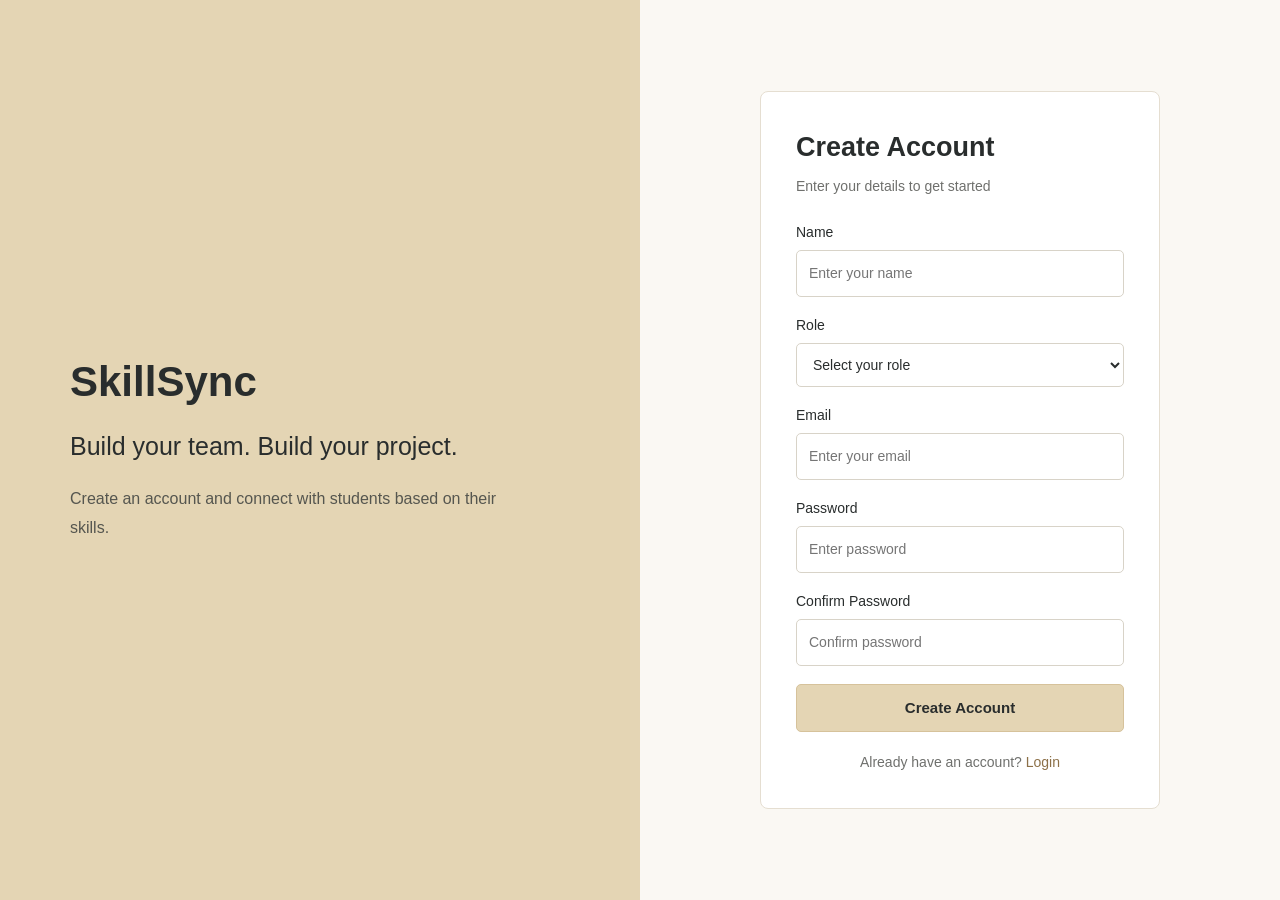
<file: frontend/signup.html>
<!DOCTYPE html>
<html lang="en">
<head>
    <meta charset="UTF-8">
    <meta name="viewport" content="width=device-width, initial-scale=1.0">
    <title>SkillSync - Sign Up</title>
    <link rel="stylesheet" href="style.css">
</head>
<body>
<div class="container">
    <div class="left">
        <h1>SkillSync</h1>
        <p class="tagline">Build your team. Build your project.</p>
        <p class="about">Create an account and connect with students based on their skills.</p>
    </div>

    <div class="login-box">
        <h2>Create Account</h2>
        <p class="login-text">Enter your details to get started</p>

        <form id="signupForm">
            <label>Name</label>
            <input type="text" id="signupName" placeholder="Enter your name" required>

            <label>Role</label>
            <select id="signupRole" required>
                <option value="">Select your role</option>
                <option value="student">Student</option>
                <option value="leader">Team Leader</option>
                <option value="mentor">Mentor</option>
            </select>

            <label>Email</label>
            <input type="email" id="signupEmail" placeholder="Enter your email" required>

            <label>Password</label>
            <input type="password" id="signupPassword" placeholder="Enter password" required>

            <label>Confirm Password</label>
            <input type="password" id="confirmPassword" placeholder="Confirm password" required>

            <button type="submit" class="login-btn" id="signupButton">Create Account</button>
            <p id="signupMessage" role="status"></p>
        </form>

        <p class="signup">
            Already have an account?
            <a href="login.html">Login</a>
        </p>
    </div>
</div>

<script>
const signupForm = document.getElementById("signupForm");
const signupButton = document.getElementById("signupButton");
const signupMessage = document.getElementById("signupMessage");

signupForm.addEventListener("submit", async function(event) {
    event.preventDefault();

    const name = document.getElementById("signupName").value.trim();
    const role = document.getElementById("signupRole").value;
    const email = document.getElementById("signupEmail").value.trim();
    const password = document.getElementById("signupPassword").value;
    const confirmPassword = document.getElementById("confirmPassword").value;

    if (!name) {
        signupMessage.textContent = "Please enter your name.";
        return;
    }

    if (password !== confirmPassword) {
        signupMessage.textContent = "Passwords do not match.";
        return;
    }

    signupButton.disabled = true;
    signupMessage.textContent = "Creating your account...";

    try {
        const response = await fetch("http://127.0.0.1:8000/auth/signup", {
            method: "POST",
            headers: {
                "Content-Type": "application/json"
            },
            body: JSON.stringify({
                name,
                role,
                email,
                password
            })
        });

        const data = await response.json().catch(() => ({}));

        if (!response.ok) {
            throw new Error(data.detail || "Signup failed.");
        }

        const user = data.user;

        if (!user || !user.user_id || !user.role) {
            throw new Error("Invalid user details returned by the server.");
        }

        if (!["Team Member", "Team Leader", "Mentor"].includes(user.role)) {
            throw new Error("Unexpected account role returned by the server.");
        }

        const session = {
            user_id: user.user_id,
            name: user.name,
            email: user.email,
            role: user.role
        };

        // Clear stale session data without deleting saved profiles.
        [
            "userId", "userName", "userEmail",
            "userRole", "role", "skillsyncUser",
            "skillsyncSignup", "skillsync_pending_credentials"
        ].forEach(key => localStorage.removeItem(key));

        localStorage.setItem("skillsyncUser", JSON.stringify(session));
        localStorage.setItem("userId", String(user.user_id));
        localStorage.setItem("userName", user.name);
        localStorage.setItem("userEmail", user.email);
        localStorage.setItem("userRole", user.role);
        localStorage.setItem("role", user.role);

        if (user.role === "Mentor") {
            window.location.href = "mentor-dashboard.html";
        } else {
            localStorage.setItem("skillsyncSignup", JSON.stringify({
                name: user.name,
                email: user.email,
                role: user.role
            }));

            localStorage.setItem("skillsync_pending_credentials", "true");
            window.location.href = "credentials.html";
        }
    } catch (error) {
        signupMessage.textContent = error.message ||
            "Unable to connect to the server.";
        console.error("Signup error:", error);
    } finally {
        signupButton.disabled = false;
    }
});
</script>
</body>
</html>
</file>
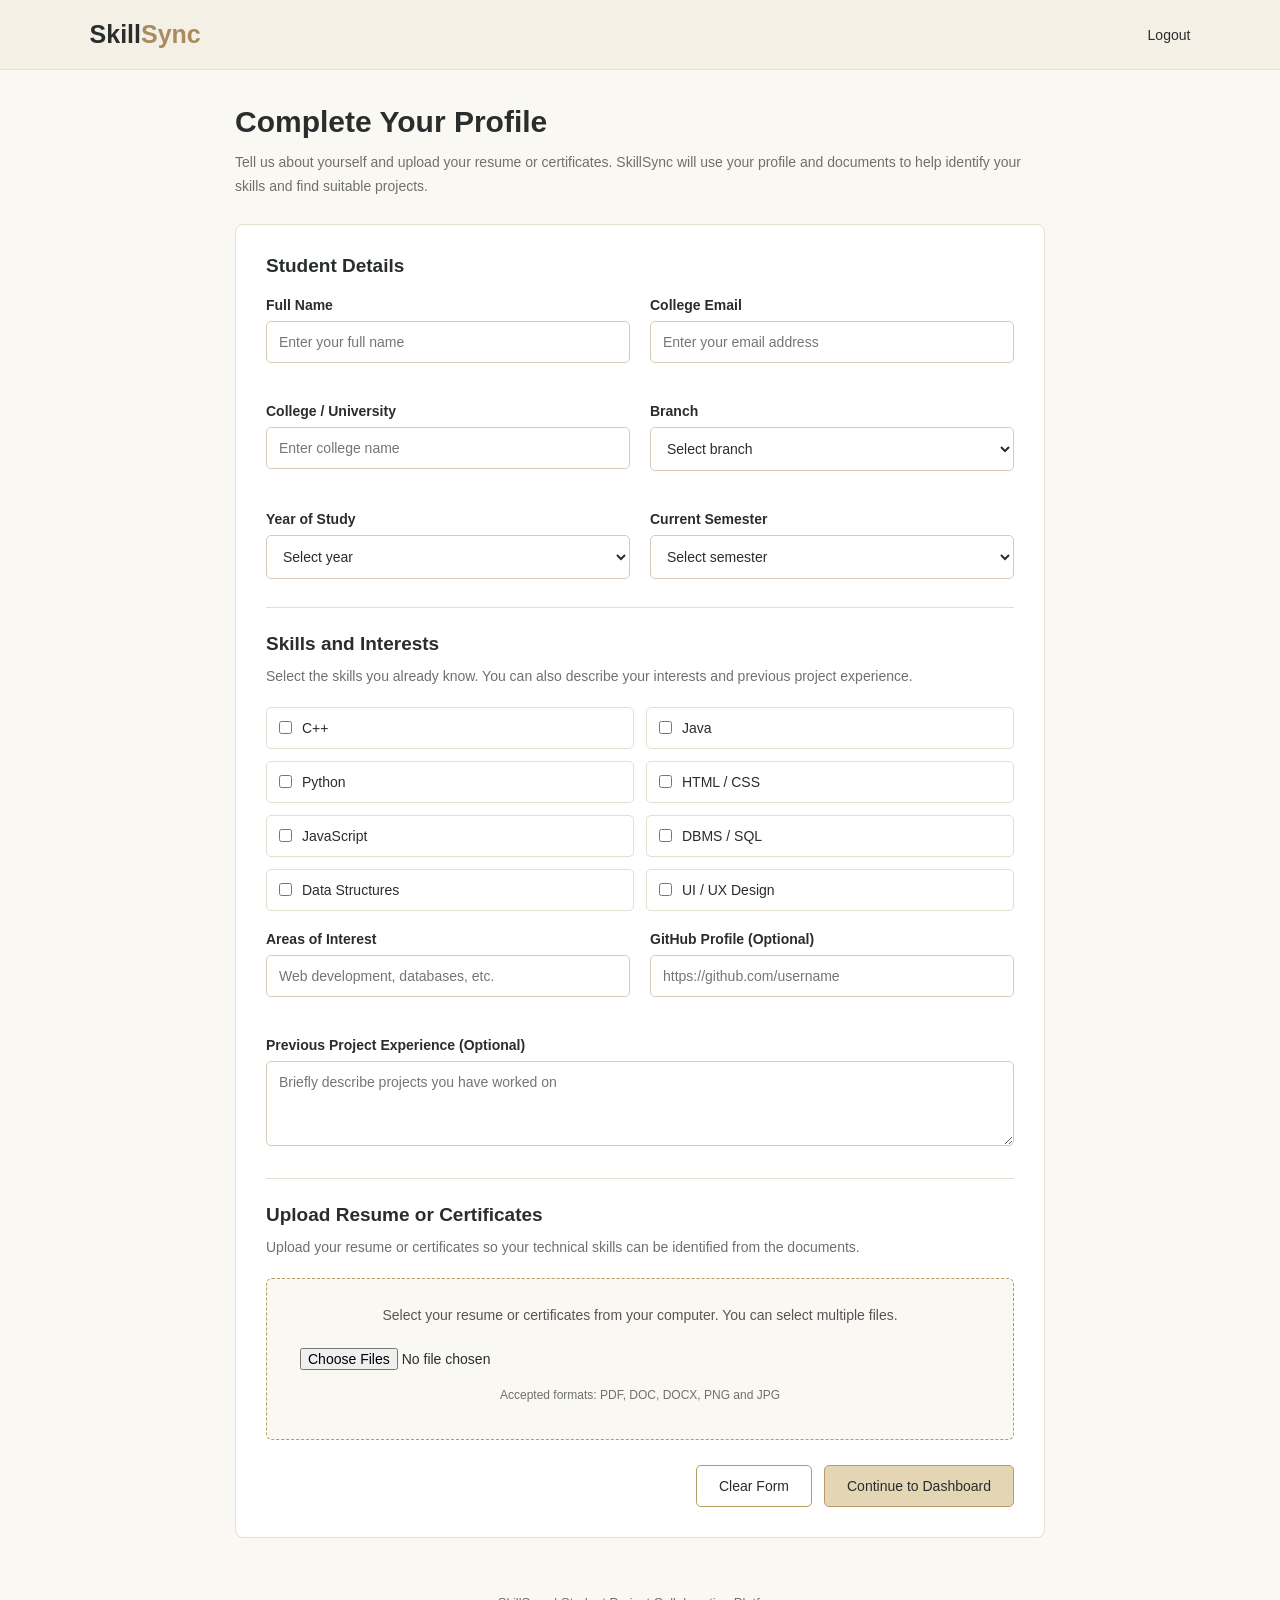
<file: frontend/student-credentials.html>
<!DOCTYPE html>
<html lang="en">
<head>
    <meta charset="UTF-8">
    <meta name="viewport" content="width=device-width, initial-scale=1.0">
    <title>Student Profile | SkillSync</title>

    <style>
        * {
            margin: 0;
            padding: 0;
            box-sizing: border-box;
        }

        body {
            font-family: Arial, sans-serif;
            background: #FAF8F3;
            color: #292D2D;
        }

        header {
            display: flex;
            justify-content: space-between;
            align-items: center;
            padding: 20px 7%;
            background: #F5F0E5;
            border-bottom: 1px solid #E5DED1;
        }

        .logo {
            font-size: 25px;
            font-weight: bold;
            text-decoration: none;
            color: #292D2D;
        }

        .logo span {
            color: #A88B5E;
        }

        .logout {
            color: #292D2D;
            text-decoration: none;
            font-size: 14px;
        }

        main {
            max-width: 850px;
            margin: 35px auto;
            padding: 0 20px;
        }

        .page-heading {
            margin-bottom: 25px;
        }

        .page-heading h1 {
            font-size: 30px;
            margin-bottom: 12px;
        }

        .page-heading p {
            color: #70706B;
            font-size: 14px;
            line-height: 1.7;
        }

        .form-container {
            background: #FFFFFF;
            border: 1px solid #E5DED1;
            border-radius: 8px;
            padding: 30px;
        }

        .section-title {
            font-size: 19px;
            margin-bottom: 20px;
        }

        .form-grid {
            display: grid;
            grid-template-columns: 1fr 1fr;
            gap: 20px;
        }

        .form-group {
            margin-bottom: 20px;
        }

        .full-width {
            grid-column: 1 / -1;
        }

        label {
            display: block;
            font-size: 14px;
            font-weight: bold;
            margin-bottom: 8px;
        }

        input,
        select,
        textarea {
            width: 100%;
            padding: 12px;
            border: 1px solid #D8CCB8;
            border-radius: 5px;
            background: #FFFFFF;
            color: #292D2D;
            font-family: Arial, sans-serif;
            font-size: 14px;
        }

        input:focus,
        select:focus,
        textarea:focus {
            outline: none;
            border-color: #B79A68;
        }

        textarea {
            min-height: 85px;
            resize: vertical;
        }

        .divider {
            border: none;
            border-top: 1px solid #E5DED1;
            margin: 8px 0 25px;
        }

        .section-description {
            color: #70706B;
            font-size: 14px;
            line-height: 1.6;
            margin-top: -10px;
            margin-bottom: 20px;
        }

        .upload-box {
            border: 1px dashed #B79A68;
            background: #FAF8F3;
            padding: 25px;
            border-radius: 6px;
            text-align: center;
        }

        .upload-box p {
            font-size: 14px;
            line-height: 1.7;
            color: #555;
            margin-bottom: 12px;
        }

        .upload-box input {
            border: none;
            padding: 8px;
            max-width: 100%;
            background: transparent;
        }

        .file-note {
            display: block;
            margin-top: 10px;
            color: #70706B;
            font-size: 12px;
        }

        .selected-file {
            margin-top: 12px;
            color: #527A61;
            font-size: 13px;
            overflow-wrap: anywhere;
        }

        .skills-list {
            display: grid;
            grid-template-columns: 1fr 1fr;
            gap: 12px;
            margin-bottom: 20px;
        }

        .skill-option {
            display: flex;
            align-items: center;
            gap: 10px;
            padding: 12px;
            border: 1px solid #E5DED1;
            border-radius: 5px;
            font-size: 14px;
            font-weight: normal;
            cursor: pointer;
            margin: 0;
        }

        .skill-option input {
            width: auto;
            accent-color: #A88B5E;
        }

        .actions {
            display: flex;
            justify-content: flex-end;
            gap: 12px;
            margin-top: 25px;
        }

        .btn {
            display: inline-block;
            padding: 12px 22px;
            border: 1px solid #B79A68;
            border-radius: 5px;
            font-size: 14px;
            text-decoration: none;
            color: #292D2D;
            cursor: pointer;
        }

        .primary {
            background: #E4D5B4;
        }

        .primary:hover {
            background: #D6C29B;
        }

        .secondary {
            background: #FFFFFF;
        }

        footer {
            text-align: center;
            padding: 22px;
            color: #70706B;
            font-size: 13px;
        }

        @media (max-width: 600px) {
            header {
                padding: 18px 5%;
            }

            main {
                margin: 25px auto;
            }

            .form-container {
                padding: 22px 18px;
            }

            .form-grid,
            .skills-list {
                grid-template-columns: 1fr;
            }

            .page-heading h1 {
                font-size: 26px;
            }

            .actions {
                flex-direction: column;
            }

            .actions button {
                width: 100%;
            }
        }
    </style>
</head>

<body>

    <header>
        <a href="index.html" class="logo">Skill<span>Sync</span></a>
        <a href="login.html" class="logout">Logout</a>
    </header>

    <main>
        <div class="page-heading">
            <h1>Complete Your Profile</h1>
            <p>
                Tell us about yourself and upload your resume or certificates.
                SkillSync will use your profile and documents to help identify
                your skills and find suitable projects.
            </p>
        </div>

        <form class="form-container" id="credentialsForm">

            <h2 class="section-title">Student Details</h2>

            <div class="form-grid">
                <div class="form-group">
                    <label for="studentName">Full Name</label>
                    <input type="text" id="studentName" name="studentName"
                        placeholder="Enter your full name" required>
                </div>

                <div class="form-group">
                    <label for="email">College Email</label>
                    <input type="email" id="email" name="email"
                        placeholder="Enter your email address" required>
                </div>

                <div class="form-group">
                    <label for="college">College / University</label>
                    <input type="text" id="college" name="college"
                        placeholder="Enter college name" required>
                </div>

                <div class="form-group">
                    <label for="branch">Branch</label>
                    <select id="branch" name="branch" required>
                        <option value="">Select branch</option>
                        <option value="CSE">Computer Science Engineering</option>
                        <option value="IT">Information Technology</option>
                        <option value="ECE">Electronics and Communication</option>
                        <option value="EE">Electrical Engineering</option>
                        <option value="ME">Mechanical Engineering</option>
                        <option value="Other">Other</option>
                    </select>
                </div>

                <div class="form-group">
                    <label for="year">Year of Study</label>
                    <select id="year" name="year" required>
                        <option value="">Select year</option>
                        <option value="1">First Year</option>
                        <option value="2">Second Year</option>
                        <option value="3">Third Year</option>
                        <option value="4">Fourth Year</option>
                    </select>
                </div>

                <div class="form-group">
                    <label for="semester">Current Semester</label>
                    <select id="semester" name="semester" required>
                        <option value="">Select semester</option>
                        <option value="1">Semester 1</option>
                        <option value="2">Semester 2</option>
                        <option value="3">Semester 3</option>
                        <option value="4">Semester 4</option>
                        <option value="5">Semester 5</option>
                        <option value="6">Semester 6</option>
                        <option value="7">Semester 7</option>
                        <option value="8">Semester 8</option>
                    </select>
                </div>
            </div>

            <hr class="divider">

            <h2 class="section-title">Skills and Interests</h2>

            <p class="section-description">
                Select the skills you already know. You can also describe
                your interests and previous project experience.
            </p>

            <div class="skills-list">
                <label class="skill-option">
                    <input type="checkbox" name="skills" value="C++">
                    C++
                </label>

                <label class="skill-option">
                    <input type="checkbox" name="skills" value="Java">
                    Java
                </label>

                <label class="skill-option">
                    <input type="checkbox" name="skills" value="Python">
                    Python
                </label>

                <label class="skill-option">
                    <input type="checkbox" name="skills" value="HTML/CSS">
                    HTML / CSS
                </label>

                <label class="skill-option">
                    <input type="checkbox" name="skills" value="JavaScript">
                    JavaScript
                </label>

                <label class="skill-option">
                    <input type="checkbox" name="skills" value="DBMS">
                    DBMS / SQL
                </label>

                <label class="skill-option">
                    <input type="checkbox" name="skills" value="DSA">
                    Data Structures
                </label>

                <label class="skill-option">
                    <input type="checkbox" name="skills" value="UI/UX">
                    UI / UX Design
                </label>
            </div>

            <div class="form-grid">
                <div class="form-group">
                    <label for="interests">Areas of Interest</label>
                    <input type="text" id="interests" name="interests"
                        placeholder="Web development, databases, etc.">
                </div>

                <div class="form-group">
                    <label for="github">GitHub Profile (Optional)</label>
                    <input type="url" id="github" name="github"
                        placeholder="https://github.com/username">
                </div>

                <div class="form-group full-width">
                    <label for="experience">Previous Project Experience (Optional)</label>
                    <textarea id="experience" name="experience"
                        placeholder="Briefly describe projects you have worked on"></textarea>
                </div>
            </div>

            <hr class="divider">

            <h2 class="section-title">Upload Resume or Certificates</h2>

            <p class="section-description">
                Upload your resume or certificates so your technical skills
                can be identified from the documents.
            </p>

            <div class="upload-box">
                <p>
                    Select your resume or certificates from your computer.
                    You can select multiple files.
                </p>

                <input type="file" id="documents" name="documents"
                    accept=".pdf,.doc,.docx,.png,.jpg,.jpeg"
                    multiple required>

                <span class="file-note">
                    Accepted formats: PDF, DOC, DOCX, PNG and JPG
                </span>

                <p class="selected-file" id="fileNames"></p>
            </div>

            <div class="actions">
                <button type="reset" class="btn secondary">Clear Form</button>
                <button type="submit" class="btn primary">Continue to Dashboard</button>
            </div>

        </form>
    </main>

    <footer>
        SkillSync | Student Project Collaboration Platform
    </footer>

    <script>
        const documentInput = document.getElementById("documents");
        const fileNames = document.getElementById("fileNames");
        const credentialsForm = document.getElementById("credentialsForm");

        documentInput.addEventListener("change", function() {
            const files = Array.from(documentInput.files);

            fileNames.textContent = files.length
                ? files.map(file => file.name).join(", ")
                : "";
        });

        credentialsForm.addEventListener("reset", function() {
            fileNames.textContent = "";
        });

        credentialsForm.addEventListener("submit", function(event) {
            event.preventDefault();

            const selectedSkills = document.querySelectorAll(
                'input[name="skills"]:checked'
            );

            if (selectedSkills.length === 0) {
                alert("Please select at least one skill.");
                return;
            }

            const profile = {
            name: document.getElementById("studentName").value,
            email: document.getElementById("email").value,
            college: document.getElementById("college").value,
            branch: document.getElementById("branch").value,
            year: document.getElementById("year").value,
            semester: document.getElementById("semester").value,
            skills: Array.from(selectedSkills).map(skill => skill.value),
            interests: document.getElementById("interests").value,
            github: document.getElementById("github").value,
            experience: document.getElementById("experience").value,
            resumeFileNames: Array.from(documentInput.files).map(
                file => file.name
            )
        };

        localStorage.setItem(
            "skillsyncProfile",
            JSON.stringify(profile)
        );

        window.location.href = "student-dashboard.html";
    });
    </script>
    

</body>
</html>
</file>
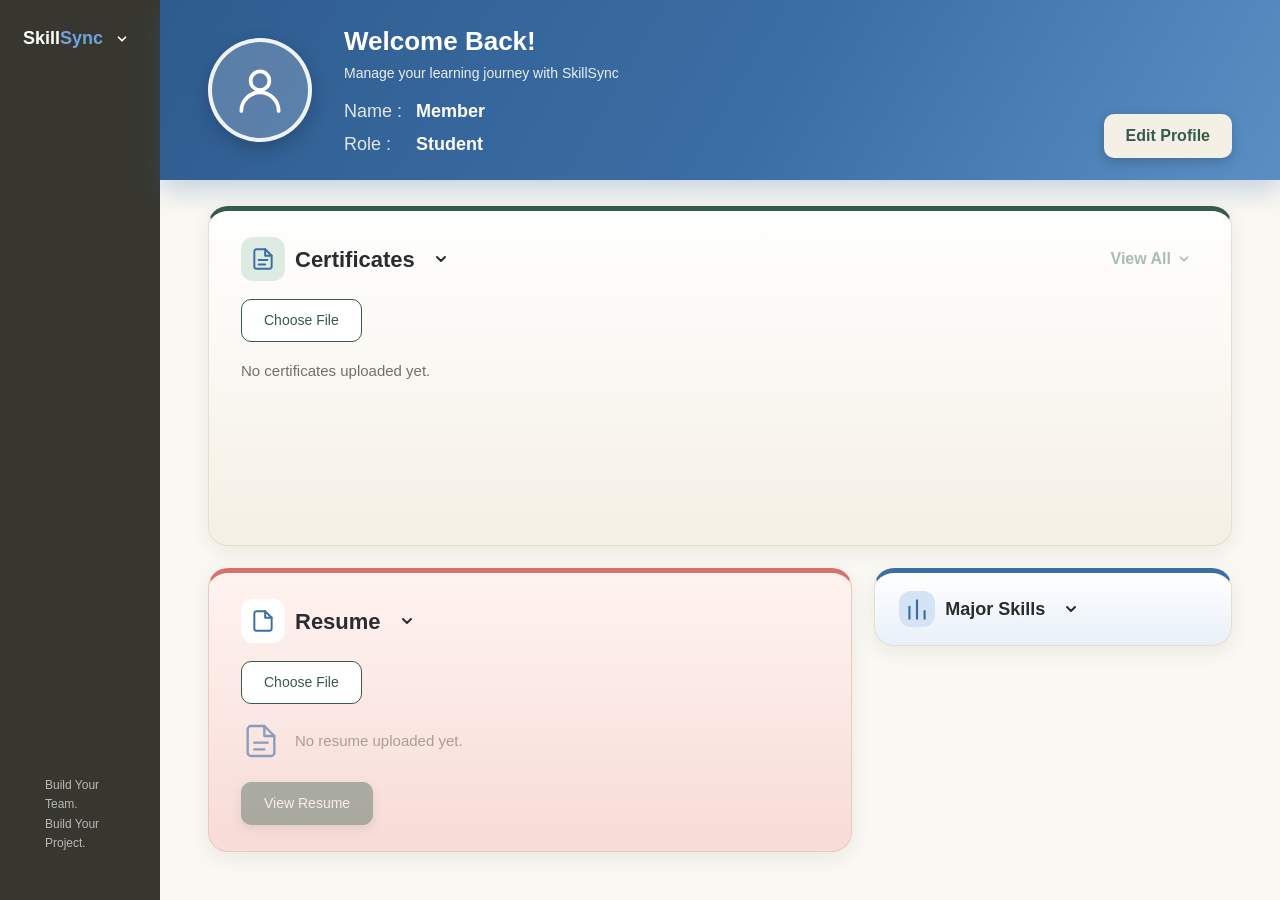
<file: frontend/student-dashboard.html>
<!DOCTYPE html>
<html lang="en">
<head>
    <meta charset="UTF-8">
    <meta name="viewport" content="width=device-width, initial-scale=1.0">
    <title>SkillSync - Student Dashboard</title>
    <link rel="stylesheet" href="style.css">

    <style>
        .profile-section {
            display: none;
        }

        .profile-header {
            display: flex;
            justify-content: space-between;
            align-items: center;
            gap: 15px;
            margin-bottom: 22px;
        }

        .profile-header p {
            color: #777;
            margin-top: 6px;
        }

        .profile-card {
            background: var(--card-bg, #fff);
            border: 1px solid #e5e7eb;
            border-radius: 12px;
            padding: 22px;
            margin-bottom: 20px;
        }

        .profile-card h3 {
            margin-top: 0;
            margin-bottom: 18px;
        }

        .profile-user {
            display: flex;
            align-items: center;
            gap: 18px;
        }

        .profile-avatar {
            width: 68px;
            height: 68px;
            min-width: 68px;
            border-radius: 50%;
            display: flex;
            align-items: center;
            justify-content: center;
            background: #e1ebe4;
            color: #365b49;
            font-size: 28px;
            font-weight: bold;
        }

        .profile-user h3 {
            margin: 0 0 7px;
        }

        .profile-user p {
            margin: 0 0 8px;
            color: #777;
            overflow-wrap: anywhere;
        }

        .profile-role {
            display: inline-block;
            padding: 5px 12px;
            background: #e8efe9;
            color: #365b49;
            border-radius: 20px;
            font-size: 12px;
        }

        .profile-grid {
            display: grid;
            grid-template-columns: repeat(2, minmax(0, 1fr));
            gap: 18px;
        }

        .profile-field {
            display: flex;
            flex-direction: column;
            gap: 8px;
            min-width: 0;
        }

        .profile-field label {
            font-size: 14px;
            font-weight: 600;
        }

        .profile-field input,
        .profile-field select,
        .profile-field textarea,
        #profileAbout {
            width: 100%;
            box-sizing: border-box;
            padding: 11px 12px;
            border: 1px solid #d8dde2;
            border-radius: 8px;
            font: inherit;
            background: #fff;
            color: #263238;
        }

        .profile-field input:disabled,
        .profile-field select:disabled,
        #profileAbout:disabled {
            background: #f5f6f6;
            color: #555;
            opacity: 1;
        }

        #profileAbout {
            min-height: 110px;
            resize: vertical;
        }

        .profile-help {
            color: #777;
            font-size: 13px;
            margin-top: -10px;
            margin-bottom: 18px;
        }

        .profile-actions {
            display: none;
            gap: 12px;
            margin-bottom: 18px;
        }

        .profile-actions button,
        .profile-edit-btn {
            padding: 10px 18px;
            border: none;
            border-radius: 7px;
            cursor: pointer;
            font: inherit;
        }

        .profile-edit-btn,
        .profile-save-btn {
            background: #365b49;
            color: #fff;
        }

        .profile-cancel-btn {
            background: #e8eaec;
            color: #263238;
        }

        .profile-actions button:disabled {
            opacity: 0.6;
            cursor: not-allowed;
        }

        #profileMessage {
            margin: 12px 0;
            font-size: 14px;
            overflow-wrap: anywhere;
        }

        .profile-nav-active {
            background: rgba(255, 255, 255, 0.12);
        }

        .project {
            position: relative;
            padding-right: 125px;
        }

        .skill-match {
            position: absolute;
            top: 15px;
            right: 15px;
            min-width: 85px;
            text-align: center;
            color: inherit;
            font-weight: bold;
        }

        .skill-match span {
            display: block;
            font-size: 24px;
        }

        .skill-match small {
            display: block;
            color: #555;
            font-weight: normal;
            font-size: 11px;
        }

        /* ===== Recommended Projects (search + dropdown) ===== */
        .rec-search {
            display: flex;
            justify-content: center;
            align-items: center;
            gap: 10px;
            max-width: 680px;
            margin: 10px auto 26px;
        }

        .rec-search select,
        .rec-search input {
            padding: 11px 12px;
            border: 1px solid #E5DED1;
            border-radius: 8px;
            font: inherit;
            background: #FFFFFF;
            color: #292D2D;
            box-sizing: border-box;
        }

        .rec-search input {
            flex: 1;
            min-width: 0;
        }

        .rec-message {
            text-align: center;
            color: #70706B;
            font-size: 14px;
            margin: 10px 0;
        }

        .rec-item {
            background: #FFFFFF;
            border: 1px solid #E5DED1;
            border-radius: 10px;
            margin-bottom: 12px;
            box-shadow: 0 2px 7px rgba(41, 45, 45, 0.04);
            overflow: hidden;
        }

        .rec-item-header {
            display: flex;
            align-items: center;
            gap: 14px;
            width: 100%;
            padding: 16px 20px;
            background: transparent;
            border: none;
            cursor: pointer;
            font: inherit;
            text-align: left;
            color: #292D2D;
        }

        .rec-item-name {
            flex: 1;
            font-size: 17px;
            font-weight: bold;
            overflow-wrap: anywhere;
        }

        .rec-item-label {
            min-width: 150px;
            color: #527A61;
            font-size: 14px;
            font-weight: 600;
        }

        .rec-arrow {
            font-size: 18px;
            color: #365b49;
            transition: transform 0.2s ease;
        }

        .rec-item.open .rec-arrow {
            transform: rotate(180deg);
        }

        .rec-details {
            display: none;
            padding: 18px 20px 20px;
            border-top: 1px solid #E5DED1;
            background: #F5F0E5;
        }

        .rec-item.open .rec-details {
            display: block;
        }

        .rec-details.rec-details-single {
            display: block;
            background: #FFFFFF;
            border: 1px solid #E5DED1;
            border-radius: 10px;
            box-shadow: 0 2px 7px rgba(41, 45, 45, 0.04);
        }

        .rec-details-top {
            display: flex;
            justify-content: space-between;
            align-items: center;
            gap: 12px;
            margin-bottom: 12px;
        }

        .rec-details-top h3 {
            margin: 0;
            color: #292D2D;
            font-size: 19px;
            overflow-wrap: anywhere;
        }

        .rec-ask-btn {
            display: inline-flex;
            align-items: center;
            gap: 6px;
            padding: 9px 18px;
            border: none;
            border-radius: 999px;
            background: linear-gradient(135deg, #4285f4 0%, #9b72cb 50%, #d96570 100%);
            color: #FFFFFF;
            font: inherit;
            font-weight: 600;
            cursor: pointer;
            box-shadow: 0 4px 14px rgba(155, 114, 203, 0.45);
            transition: transform 0.15s ease, box-shadow 0.15s ease;
        }

        .rec-ask-btn:hover {
            transform: translateY(-1px) scale(1.03);
            box-shadow: 0 6px 20px rgba(155, 114, 203, 0.6);
        }

        .rec-desc-title {
            margin: 0 0 6px;
            color: #527A61;
            font-size: 13px;
            font-weight: 700;
            letter-spacing: 0.06em;
            text-transform: uppercase;
        }

        .rec-description {
            color: #555;
            font-size: 14px;
            line-height: 1.6;
            margin: 0 0 16px;
            overflow-wrap: anywhere;
        }

        .rec-actions {
            display: flex;
            justify-content: flex-end;
        }

        .rec-apply-btn {
            padding: 9px 18px;
            border: none;
            border-radius: 7px;
            background: #365b49;
            color: #FFFFFF;
            font: inherit;
            cursor: pointer;
        }

        .rec-apply-btn:hover:not(:disabled) {
            background: #2c4a3c;
        }

        .rec-apply-btn:disabled {
            opacity: 0.65;
            cursor: not-allowed;
        }

        /* ===== Ask AI chat panel (galaxy theme) ===== */
        .rec-chat {
            display: none;
            overflow: hidden;
            border-radius: 16px;
            margin-bottom: 18px;
            color: #FFFFFF;
            background:
                radial-gradient(1px 1px at 12% 22%, #fff, transparent 60%),
                radial-gradient(1px 1px at 38% 72%, #fff, transparent 60%),
                radial-gradient(1.5px 1.5px at 64% 30%, #fff, transparent 60%),
                radial-gradient(1px 1px at 82% 82%, #fff, transparent 60%),
                radial-gradient(1px 1px at 92% 14%, #fff, transparent 60%),
                radial-gradient(1px 1px at 24% 90%, #fff, transparent 60%),
                radial-gradient(circle at 15% 8%, rgba(66, 133, 244, 0.45), transparent 45%),
                radial-gradient(circle at 92% 92%, rgba(217, 101, 112, 0.35), transparent 45%),
                linear-gradient(160deg, #0b0e2e 0%, #1a1f52 50%, #2b1a5e 100%);
            box-shadow: 0 10px 30px rgba(43, 26, 94, 0.35);
        }

        .rec-chat.open {
            display: block;
            animation: recChatIn 0.25s ease;
        }

        @keyframes recChatIn {
            from { opacity: 0; transform: translateY(-6px); }
            to { opacity: 1; transform: translateY(0); }
        }

        .rec-chat-head {
            display: flex;
            align-items: center;
            gap: 12px;
            padding: 14px 16px;
            border-bottom: 1px solid rgba(255, 255, 255, 0.12);
        }

        .rec-chat-avatar {
            width: 38px;
            height: 38px;
            min-width: 38px;
            border-radius: 50%;
            display: flex;
            align-items: center;
            justify-content: center;
            font-size: 19px;
            background: linear-gradient(135deg, #4285f4, #9b72cb, #d96570);
            box-shadow: 0 0 14px rgba(155, 114, 203, 0.7);
        }

        .rec-chat-titles {
            flex: 1;
            min-width: 0;
        }

        .rec-chat-titles strong {
            display: block;
            font-size: 15px;
        }

        .rec-chat-titles span {
            font-size: 12px;
            color: rgba(255, 255, 255, 0.7);
        }

        .rec-chat-close {
            border: none;
            background: rgba(255, 255, 255, 0.12);
            color: #FFFFFF;
            width: 28px;
            height: 28px;
            border-radius: 50%;
            cursor: pointer;
            font-size: 16px;
            line-height: 1;
        }

        .rec-chat-log {
            max-height: 320px;
            overflow-y: auto;
            padding: 10px 16px 4px;
        }

        .rec-msg {
            display: flex;
            margin-bottom: 10px;
        }

        .rec-msg-user {
            justify-content: flex-end;
        }

        .rec-bubble {
            max-width: 85%;
            padding: 10px 13px;
            border-radius: 14px;
            font-size: 14px;
            line-height: 1.55;
            overflow-wrap: anywhere;
        }

        .rec-msg-ai .rec-bubble {
            background: rgba(255, 255, 255, 0.12);
            border: 1px solid rgba(255, 255, 255, 0.16);
            border-bottom-left-radius: 4px;
        }

        .rec-msg-user .rec-bubble {
            background: linear-gradient(135deg, #4285f4, #9b72cb);
            border-bottom-right-radius: 4px;
        }

        .rec-typing span {
            display: inline-block;
            width: 7px;
            height: 7px;
            margin: 0 2px;
            border-radius: 50%;
            background: #FFFFFF;
            opacity: 0.5;
            animation: recBounce 1s infinite ease-in-out;
        }

        .rec-typing span:nth-child(2) { animation-delay: 0.15s; }
        .rec-typing span:nth-child(3) { animation-delay: 0.3s; }

        @keyframes recBounce {
            0%, 80%, 100% { transform: translateY(0); opacity: 0.4; }
            40% { transform: translateY(-5px); opacity: 1; }
        }

        .rec-chips {
            display: flex;
            flex-wrap: wrap;
            gap: 8px;
            padding: 14px 16px 4px;
        }

        .rec-chip {
            padding: 7px 12px;
            border: 1px solid rgba(255, 255, 255, 0.3);
            border-radius: 999px;
            background: rgba(255, 255, 255, 0.08);
            color: #FFFFFF;
            font: inherit;
            font-size: 13px;
            cursor: pointer;
        }

        .rec-chip:hover {
            background: rgba(255, 255, 255, 0.2);
        }

        .rec-chat-form {
            display: flex;
            gap: 8px;
            padding: 12px 16px 16px;
        }

        .rec-chat-form input {
            flex: 1;
            min-width: 0;
            padding: 11px 15px;
            border: 1px solid rgba(255, 255, 255, 0.25);
            border-radius: 999px;
            background: rgba(255, 255, 255, 0.1);
            color: #FFFFFF;
            font: inherit;
            outline: none;
        }

        .rec-chat-form input::placeholder {
            color: rgba(255, 255, 255, 0.55);
        }

        .rec-chat-form input:focus {
            border-color: #9b72cb;
            box-shadow: 0 0 0 2px rgba(155, 114, 203, 0.35);
        }

        .rec-chat-form button {
            padding: 0 18px;
            border: none;
            border-radius: 999px;
            background: linear-gradient(135deg, #4285f4, #9b72cb, #d96570);
            color: #FFFFFF;
            font: inherit;
            font-weight: 600;
            cursor: pointer;
        }

        .rec-chat-form button:disabled,
        .rec-chip:disabled {
            opacity: 0.55;
            cursor: not-allowed;
        }

        /* ===== Sidebar: SkillSync + dropdown menu ===== */
        .dashboard .sidebar {
            display: flex;
            flex-direction: column;
            min-height: 100vh;
        }

        .brand-row {
            display: flex;
            align-items: center;
            justify-content: center;
            gap: 6px;
        }

        .brand-sync {
            color: #6FA3DB;
        }

        .brand-name {
            cursor: pointer;
        }

        .menu-toggle {
            background: transparent;
            border: none;
            color: inherit;
            display: inline-flex;
            align-items: center;
            line-height: 1;
            cursor: pointer;
            padding: 6px 8px;
            border-radius: 6px;
            transition: transform 0.2s ease, background 0.2s ease;
        }

        .menu-toggle:hover {
            background: rgba(255, 255, 255, 0.14);
        }

        .sidebar.menu-open .menu-toggle {
            transform: rotate(180deg);
        }

        .sidebar-menu {
            display: none;
            flex-direction: column;
        }

        .sidebar.menu-open .sidebar-menu {
            display: flex;
        }

        .sidebar-tagline {
            margin-top: auto;
            padding: 22px 30px;
            font-size: 12px;
            line-height: 1.6;
            color: rgba(255, 255, 255, 0.65);
        }

        /* ===== Dashboard home (follows the hand-drawn layout) ===== */
        .dashboard .sidebar {
            width: 160px !important;
            min-width: 160px;
            flex: 0 0 160px;
        }

        .dashboard .sidebar .brand-row {
            font-size: 18px;
            gap: 4px;
        }

        .dashboard .sidebar .brand-row .brand-name {
            font-size: 18px;
        }

        #profile {
            max-width: 860px;
            margin: 0 auto;
            padding-top: 0;
        }

        #profile .profile-header {
            margin-top: 0;
        }

        #profile .profile-header h2 {
            margin: 0;
            font-size: 28px;
        }

        #profile .profile-header p {
            margin: 6px 0 0;
        }

        #profile .profile-card {
            padding: 20px 24px;
            margin-bottom: 16px;
        }

        .dashboard .main-content {
            flex: 1;
            min-width: 0;
            padding: 32px 48px 40px !important;
        }

        #dashboardSection {
            min-height: calc(100vh - 72px);
            flex-direction: column;
        }

        #dashboardSection .hero-welcome {
            margin: 0 0 2px;
            font-size: 26px;
            color: #FFFFFF;
        }

        #dashboardSection .hero-sub {
            margin: 0 0 14px;
            font-size: 14px;
            opacity: 0.9;
        }

        #dashboardSection .home-header h1 {
            margin: 0 0 6px;
            font-size: 32px;
        }

        #dashboardSection .home-header p {
            margin: 0 0 24px;
            font-size: 15px;
            color: #70706B;
        }

        .profile-hero {
            display: flex;
            align-items: center;
            gap: 32px;
            padding: 22px 48px;
            margin: -32px -48px 26px;
            border-radius: 0;
            background: linear-gradient(120deg, #2F5C8F 0%, #3B6EA5 55%, #5B8FC4 100%);
            color: #FFFFFF;
            box-shadow: 0 10px 26px rgba(59, 110, 165, 0.28);
        }

        .user-avatar {
            position: relative;
            width: 104px;
            height: 104px;
            min-width: 104px;
            padding: 0;
            border-radius: 50%;
            border: 4px solid rgba(255, 255, 255, 0.9);
            background: rgba(255, 255, 255, 0.2);
            box-shadow: 0 6px 18px rgba(0, 0, 0, 0.22);
            overflow: hidden;
            cursor: pointer;
            display: flex;
            align-items: center;
            justify-content: center;
        }

        .user-avatar img {
            width: 100%;
            height: 100%;
            object-fit: cover;
            display: none;
        }

        .user-avatar.has-photo img {
            display: block;
        }

        .user-avatar.has-photo svg {
            display: none;
        }

        .user-avatar::after {
            content: "Change";
            position: absolute;
            inset: auto 0 0 0;
            padding: 5px 0;
            text-align: center;
            font-size: 12px;
            background: rgba(0, 0, 0, 0.45);
            opacity: 0;
            transition: opacity 0.15s ease;
        }

        .user-avatar:hover::after {
            opacity: 1;
        }

        .hero-info {
            flex: 1;
            min-width: 0;
        }

        .hero-line {
            display: flex;
            gap: 10px;
            margin: 0 0 6px;
            font-size: 18px;
            overflow-wrap: anywhere;
        }

        .hero-line:last-child {
            margin-bottom: 0;
        }

        .hero-label {
            min-width: 62px;
            opacity: 0.85;
        }

        .hero-value {
            font-weight: 700;
        }

        .edit-profile-btn {
            align-self: flex-end;
            display: inline-flex;
            align-items: center;
            gap: 8px;
            padding: 10px 22px;
            border: none;
            border-radius: 10px;
            background: #F5F0E5;
            color: #365b49;
            font: inherit;
            font-weight: 700;
            cursor: pointer;
            box-shadow: 0 4px 12px rgba(0, 0, 0, 0.18);
            transition: transform 0.15s ease, background 0.15s ease;
        }

        .edit-profile-btn:hover {
            background: #FFFFFF;
            transform: translateY(-1px);
        }

        .home-card {
            border-radius: 20px;
            padding: 26px 32px;
            border: 1px solid #E5DED1;
            background: linear-gradient(180deg, #FFFFFF 0%, #F5F0E5 100%);
            border-top: 5px solid #365b49;
            box-shadow: 0 6px 20px rgba(60, 45, 25, 0.08);
        }

        .card-icon {
            width: 44px;
            height: 44px;
            border-radius: 12px;
            display: inline-flex;
            align-items: center;
            justify-content: center;
            background: #DCE8F5;
        }

        #certCard .card-icon {
            background: #DDEBE3;
        }

        .resume-card .card-icon {
            background: #FFFFFF;
        }

        .home-card-head {
            display: flex;
            align-items: center;
            justify-content: space-between;
            gap: 12px;
            min-height: 36px;
        }

        .home-card-title {
            display: flex;
            align-items: center;
            gap: 10px;
            color: #292D2D;
        }

        .home-card-title h3 {
            margin: 0;
            font-size: 22px;
        }

        .home-card-body {
            margin-top: 18px;
        }

        .home-card.collapsed .home-card-body {
            display: none;
        }

        .card-toggle,
        .view-all-btn {
            display: inline-flex;
            align-items: center;
            gap: 6px;
            padding: 4px 8px;
            border: none;
            border-radius: 6px;
            background: transparent;
            color: inherit;
            font: inherit;
            cursor: pointer;
        }

        .card-toggle:hover,
        .view-all-btn:hover:not(:disabled) {
            background: rgba(0, 0, 0, 0.06);
        }

        .card-toggle svg,
        .view-all-btn svg {
            transition: transform 0.2s ease;
        }

        .view-all-btn.open svg {
            transform: rotate(180deg);
        }

        .view-all-btn {
            color: #365b49;
            font-weight: 600;
        }

        .view-all-btn:disabled {
            opacity: 0.4;
            cursor: default;
        }

        .small-file-btn {
            padding: 10px 22px;
            border: 1px solid #365b49;
            border-radius: 10px;
            background: #FFFFFF;
            color: #365b49;
            font-weight: 600;
            font: inherit;
            font-size: 14px;
            cursor: pointer;
        }

        .small-file-btn:hover {
            background: #365b49;
            color: #FFFFFF;
        }

        .small-file-btn.solid {
            background: #365b49;
            color: #FFFFFF;
            box-shadow: 0 4px 10px rgba(54, 91, 73, 0.3);
        }

        .small-file-btn.solid:hover:not(:disabled) {
            background: #2d4c3d;
        }

        .small-file-btn:disabled {
            opacity: 0.4;
            cursor: default;
        }

        #certCard {
            margin-bottom: 22px;
            min-height: 340px;
        }

        .cert-grid {
            display: grid;
            grid-template-columns: repeat(auto-fill, minmax(250px, 1fr));
            gap: 18px;
        }

        .cert-tile {
            position: relative;
            padding: 20px 20px 18px;
            border-radius: 12px;
            background: #FFFFFF;
            border: 1px solid #E5DED1;
            border-left: 5px solid #365b49;
            box-shadow: 0 3px 10px rgba(60, 45, 25, 0.07);
        }

        .cert-name {
            display: block;
            margin: 0 24px 10px 0;
            font-weight: 600;
            overflow-wrap: anywhere;
        }

        .cert-verified {
            display: inline-flex;
            align-items: center;
            gap: 6px;
            padding: 4px 11px;
            border-radius: 999px;
            background: #E4F3EA;
            color: #1F6B40;
            font-weight: 600;
            font-size: 13px;
        }

        .row-remove {
            position: absolute;
            top: 8px;
            right: 8px;
            border: none;
            background: transparent;
            color: #999;
            cursor: pointer;
            font-size: 15px;
            padding: 2px 6px;
        }

        .row-remove:hover {
            color: #B64B4B;
        }

        .home-note {
            margin: 0;
            font-size: 15px;
            color: #70706B;
        }

        .home-message {
            margin: 12px 0 0;
            font-size: 14px;
            color: #B64B4B;
        }

        .home-message.ok {
            color: #1F6B40;
        }

        .home-grid {
            display: grid;
            grid-template-columns: minmax(0, 1.8fr) minmax(0, 1fr);
            gap: 22px;
            flex: 1;
            align-items: start;
        }

        .home-grid .home-card {
            display: flex;
            flex-direction: column;
            min-height: 0;
        }

        .home-grid #skillsCard {
            min-height: 0;
            padding: 18px 24px;
        }

        .home-grid #skillsCard .home-card-title h3 {
            font-size: 18px;
        }

        .home-grid #skillsCard .card-icon {
            width: 36px;
            height: 36px;
        }

        .home-grid .home-card.collapsed {
            min-height: 0;
        }

        .home-grid .home-card-body {
            flex: 1;
            display: flex;
            flex-direction: column;
        }

        .resume-card {
            background: linear-gradient(180deg, #FFF3F0 0%, #F7DCD7 100%);
            border-color: #E8C9C4;
            border-top-color: #D9706A;
        }

        #skillsCard {
            border-top-color: #3B6EA5;
            background: linear-gradient(180deg, #FFFFFF 0%, #E8F0F9 100%);
        }

        #skillsCard .card-icon {
            background: #D5E4F5;
        }

        .resume-center {
            display: flex;
            align-items: center;
            gap: 14px;
            padding: 14px 0 6px;
        }

        .resume-text {
            display: flex;
            flex-direction: column;
            gap: 2px;
            min-width: 0;
        }

        .resume-center.empty {
            opacity: 0.6;
        }

        .home-card-title {
            cursor: pointer;
        }

        .resume-name {
            font-weight: 600;
            overflow-wrap: anywhere;
            max-width: 100%;
        }

        .resume-meta {
            font-size: 13px;
            color: #70706B;
        }

        .resume-actions {
            display: flex;
            align-items: center;
            gap: 14px;
            margin-top: 8px;
        }

        .link-btn {
            align-self: flex-start;
            padding: 0;
            margin-top: 4px;
            border: none;
            background: transparent;
            color: #B64B4B;
            font: inherit;
            font-size: 14px;
            cursor: pointer;
            text-decoration: underline;
        }

        .skill-list {
            margin: 0;
            padding-left: 22px;
            font-size: 18px;
            line-height: 2.1;
            color: #292D2D;
        }

        .skill-list li::marker {
            color: #365b49;
        }

        @media (max-width: 900px) {
            .home-grid {
                grid-template-columns: 1fr;
            }

            .profile-hero {
                flex-direction: column;
                align-items: flex-start;
                gap: 20px;
            }
        }

        @media (max-width: 650px) {
            .profile-grid {
                grid-template-columns: 1fr;
            }

            .profile-header {
                align-items: flex-start;
                flex-direction: column;
            }

            .profile-card {
                padding: 16px;
            }

            .project {
                padding-right: 0;
                padding-top: 75px;
            }

            .skill-match {
                top: 12px;
                right: 12px;
            }

            .rec-search {
                flex-wrap: wrap;
            }

            .rec-item-label {
                min-width: 0;
            }

            .rec-item-header {
                flex-wrap: wrap;
            }
        }
    </style>
</head>
<body>

<div class="dashboard">
    <aside class="sidebar">
        <h2 class="brand-row">
            <span class="brand-name" id="brandHome">Skill<span class="brand-sync">Sync</span></span>
            <button type="button" class="menu-toggle" id="menuToggle"
                aria-label="Open menu" aria-expanded="false"><svg width="14" height="14" viewBox="0 0 24 24" fill="none" stroke="currentColor" stroke-width="3" stroke-linecap="round" stroke-linejoin="round" aria-hidden="true"><polyline points="6 9 12 15 18 9"></polyline></svg></button>
        </h2>

        <nav class="sidebar-menu" id="sidebarMenu">
            <a href="#profile" data-section="profile"
               onclick="showSection('profile'); return false;">My Profile</a>
            <a href="#projects" data-section="projects"
               onclick="showSection('projects'); return false;">My Projects</a>
            <a href="#team" data-section="team"
               onclick="showSection('team'); return false;">My Team</a>
            <a href="#recommended" data-section="recommended"
               onclick="showSection('recommended'); return false;">Recommended Projects</a>
            <a href="#mentorFeedback" data-section="mentorFeedback"
               onclick="showSection('mentorFeedback'); return false;">Mentor Feedback</a>
            <a href="login.html" class="logout" onclick="handleLogout(); return false;">Logout</a>
        </nav>

        <div class="sidebar-tagline">Build Your Team.<br>Build Your Project.</div>
    </aside>

    <main class="main-content">

        <div id="dashboardSection">
            <section class="profile-hero" aria-label="Profile">
                <button type="button" class="user-avatar" id="userAvatar" aria-label="Change profile photo">
                    <img id="userAvatarImg" alt="">
                    <svg width="56" height="56" viewBox="0 0 24 24" fill="none" stroke="#FFFFFF" stroke-width="1.6" stroke-linecap="round" stroke-linejoin="round" aria-hidden="true">
                        <circle cx="12" cy="8" r="4"></circle>
                        <path d="M4 21c0-4.4 3.6-8 8-8s8 3.6 8 8"></path>
                    </svg>
                </button>
                <input type="file" id="photoInput" accept="image/*" hidden>

                <div class="hero-info">
                    <h1 class="hero-welcome">Welcome Back!</h1>
                    <p class="hero-sub">Manage your learning journey with SkillSync</p>
                    <p class="hero-line"><span class="hero-label">Name :</span><span class="hero-value" id="heroName">Member</span></p>
                    <p class="hero-line"><span class="hero-label">Role :</span><span class="hero-value" id="heroRole">Student</span></p>
                </div>

                <button type="button" class="edit-profile-btn" id="heroEditBtn">Edit Profile</button>
            </section>

            <section class="home-card" id="certCard">
                <div class="home-card-head">
                    <div class="home-card-title">
                        <span class="card-icon"><svg width="26" height="26" viewBox="0 0 24 24" fill="none" stroke="#3B6EA5" stroke-width="1.8" stroke-linecap="round" stroke-linejoin="round" aria-hidden="true"><path d="M14 3H6a2 2 0 0 0-2 2v14a2 2 0 0 0 2 2h12a2 2 0 0 0 2-2V9z"></path><path d="M14 3v6h6M8 13h8M8 17h6"></path></svg></span>
                        <h3>Certificates</h3>
                        <button type="button" class="card-toggle" data-card="certCard" aria-label="Show or hide Certificates" aria-expanded="true">
                            <svg width="16" height="16" viewBox="0 0 24 24" fill="none" stroke="currentColor" stroke-width="3" stroke-linecap="round" stroke-linejoin="round" aria-hidden="true"><polyline points="6 9 12 15 18 9"></polyline></svg>
                        </button>
                    </div>
                    <button type="button" class="view-all-btn" id="certViewAll">View All
                        <svg width="14" height="14" viewBox="0 0 24 24" fill="none" stroke="currentColor" stroke-width="3" stroke-linecap="round" stroke-linejoin="round" aria-hidden="true"><polyline points="6 9 12 15 18 9"></polyline></svg>
                    </button>
                </div>
                <div class="home-card-body">
                    <button type="button" class="small-file-btn" id="certChooseBtn">Choose File</button>
                    <input type="file" id="certInput" accept=".pdf,.docx,.txt" hidden>
                    <p class="home-message" id="certMessage"></p>
                    <div class="cert-grid" id="certList" style="margin-top: 18px;"></div>
                </div>
            </section>

            <div class="home-grid">
                <section class="home-card resume-card" id="resumeCard">
                    <div class="home-card-head">
                        <div class="home-card-title">
                            <span class="card-icon"><svg width="26" height="26" viewBox="0 0 24 24" fill="none" stroke="#3B6EA5" stroke-width="1.8" stroke-linecap="round" stroke-linejoin="round" aria-hidden="true"><path d="M14 3H6a2 2 0 0 0-2 2v14a2 2 0 0 0 2 2h12a2 2 0 0 0 2-2V9z"></path><path d="M14 3v6h6"></path></svg></span>
                            <h3>Resume</h3>
                            <button type="button" class="card-toggle" data-card="resumeCard" aria-label="Show or hide Resume" aria-expanded="true">
                                <svg width="16" height="16" viewBox="0 0 24 24" fill="none" stroke="currentColor" stroke-width="3" stroke-linecap="round" stroke-linejoin="round" aria-hidden="true"><polyline points="6 9 12 15 18 9"></polyline></svg>
                            </button>
                        </div>
                    </div>
                    <div class="home-card-body">
                        <div>
                            <button type="button" class="small-file-btn" id="resumeChooseBtn">Choose File</button>
                            <input type="file" id="resumeInput" accept=".pdf,.docx" hidden>
                        </div>
                        <div class="resume-center empty" id="resumeCenter"></div>
                        <p class="home-message" id="resumeMessage"></p>
                        <div>
                            <button type="button" class="small-file-btn solid" id="viewResumeBtn" disabled>View Resume</button>
                        </div>
                    </div>
                </section>

                <section class="home-card collapsed" id="skillsCard">
                    <div class="home-card-head">
                        <div class="home-card-title">
                            <span class="card-icon"><svg width="26" height="26" viewBox="0 0 24 24" fill="none" stroke="#3B6EA5" stroke-width="2" stroke-linecap="round" stroke-linejoin="round" aria-hidden="true"><path d="M5 21V10M12 21V4M19 21v-7"></path></svg></span>
                            <h3>Major Skills</h3>
                            <button type="button" class="card-toggle" data-card="skillsCard" aria-label="Show or hide Major Skills" aria-expanded="false">
                                <svg width="16" height="16" viewBox="0 0 24 24" fill="none" stroke="currentColor" stroke-width="3" stroke-linecap="round" stroke-linejoin="round" aria-hidden="true"><polyline points="6 9 12 15 18 9"></polyline></svg>
                            </button>
                        </div>
                    </div>
                    <div class="home-card-body">
                        <div id="skillsList"></div>
                    </div>
                </section>
            </div>
        </div>

        <section class="section" id="projects" style="display: none;">
            <h2>My Projects</h2>
            <div id="projectsContainer">
                <p>Loading available projects...</p>
            </div>
        </section>

        <section class="section" id="team" style="display: none;">
            <h2>My Team</h2>
            <div id="teamContainer">
                <p>Loading your applied projects...</p>
            </div>
            <div id="reviewsArea"></div>
        </section>

        <section class="section" id="tasks" style="display: none;">
            <h2>My Recent Tasks</h2>
            <div class="task">
                No tasks assigned yet.
            </div>
        </section>

        <section class="section" id="recommended" style="display: none;">
            <h2>Recommended Projects</h2>

            <form class="rec-search" id="recSearchForm">
                <input type="text" id="recSearchInput"
                    placeholder="Search by project name or skill, then press Enter"
                    autocomplete="off">
            </form>

            <div id="recResults"></div>
        </section>

        <section class="section profile-section" id="profile">
            <div class="profile-header">
                <div>
                    <h2>My Profile</h2>
                    <p>Manage your personal information and technical skills.</p>
                </div>

                <button type="button" class="profile-edit-btn"
                    id="editProfileBtn" onclick="toggleProfileEdit()">
                    Edit Profile
                </button>
            </div>

            <div class="profile-card profile-user">
                <div class="profile-avatar" id="profileAvatar">S</div>

                <div>
                    <h3 id="profileDisplayName">Student Name</h3>
                    <p id="profileDisplayEmail">Add your email address</p>
                    <span class="profile-role" id="profileDisplayRole">Student</span>
                </div>
            </div>

            <form id="profileForm">
                <div class="profile-card">
                    <h3>Personal Information</h3>

                    <div class="profile-grid">
                        <div class="profile-field">
                            <label for="profileName">Full Name</label>
                            <input type="text" id="profileName"
                                placeholder="Enter your full name" disabled>
                        </div>

                        <div class="profile-field">
                            <label for="profileEmail">Email Address</label>
                            <input type="email" id="profileEmail"
                                placeholder="Enter your email" disabled>
                        </div>

                        <div class="profile-field">
                            <label for="profileStudentId">Student ID</label>
                            <input type="text" id="profileStudentId" disabled>
                        </div>

                        <div class="profile-field">
                            <label for="profileCourse">Branch</label>
                            <input type="text" id="profileCourse"
                                value="CSE" disabled>
                        </div>

                        <div class="profile-field">
                            <label for="profileSemester">Semester</label>
                            <select id="profileSemester" disabled>
                                <option value="">Select semester</option>
                                <option>1st Semester</option>
                                <option>2nd Semester</option>
                                <option>3rd Semester</option>
                                <option>4th Semester</option>
                                <option>5th Semester</option>
                                <option>6th Semester</option>
                                <option>7th Semester</option>
                                <option>8th Semester</option>
                            </select>
                        </div>

                        <div class="profile-field">
                            <label for="profileRole">Role</label>
                            <select id="profileRole" disabled>
                                <option>Student</option>
                                <option>Team Leader</option>
                                <option>Mentor</option>
                            </select>
                        </div>
                    </div>
                </div>

                <div class="profile-card">
                    <h3>My Skills</h3>
                    <p class="profile-help">
                        Add your technical skills and proficiency levels.
                    </p>

                    <div class="profile-grid">
                        <div class="profile-field">
                            <label for="profileSkill1">Skill 1</label>
                            <input type="text" id="profileSkill1"
                                placeholder="e.g. HTML" disabled>
                        </div>

                        <div class="profile-field">
                            <label for="profileLevel1">Proficiency</label>
                            <select id="profileLevel1" disabled>
                                <option value="">Select level</option>
                                <option>Beginner</option>
                                <option>Intermediate</option>
                                <option>Advanced</option>
                            </select>
                        </div>

                        <div class="profile-field">
                            <label for="profileSkill2">Skill 2</label>
                            <input type="text" id="profileSkill2"
                                placeholder="e.g. C++" disabled>
                        </div>

                        <div class="profile-field">
                            <label for="profileLevel2">Proficiency</label>
                            <select id="profileLevel2" disabled>
                                <option value="">Select level</option>
                                <option>Beginner</option>
                                <option>Intermediate</option>
                                <option>Advanced</option>
                            </select>
                        </div>

                        <div class="profile-field">
                            <label for="profileSkill3">Skill 3</label>
                            <input type="text" id="profileSkill3"
                                placeholder="e.g. DBMS" disabled>
                        </div>

                        <div class="profile-field">
                            <label for="profileLevel3">Proficiency</label>
                            <select id="profileLevel3" disabled>
                                <option value="">Select level</option>
                                <option>Beginner</option>
                                <option>Intermediate</option>
                                <option>Advanced</option>
                            </select>
                        </div>
                    </div>
                </div>

                <div class="profile-card">
                    <h3>About Me</h3>
                    <textarea id="profileAbout" rows="4"
                        placeholder="Tell your teammates about yourself, your interests and the projects you want to build."
                        disabled></textarea>
                </div>

                <div class="profile-actions" id="profileActions">
                    <button type="submit" class="profile-save-btn">
                        Save Changes
                    </button>

                    <button type="button" class="profile-cancel-btn"
                        onclick="cancelProfileEdit()">
                        Cancel
                    </button>
                </div>

                <p id="profileMessage" role="status" aria-live="polite"></p>
            </form>
        </section>

        <section id="mentorFeedback" style="display: none;">
            <h2>Mentor Feedback</h2>
            <div id="mentorFeedbackArea">
                <p>Loading mentor feedback...</p>
            </div>
        </section>

    </main>
</div>

<script src="session.js" onerror="console.warn('session.js not found')"></script>
<script>
const API_URL = "http://127.0.0.1:8000";

/*
 * Gemini assistant endpoint (added by teammate in backend/routes/ai_assistant.py).
 * It needs the logged-in user's token; the token is read from session.js
 * or localStorage automatically.
 */
const AI_CHAT_PATH = "/ai/assistant/chat";

/*
 * Login is not required for this page. If session.js is present and has a
 * logged-in user, that user id is used; otherwise the page still works
 * with a default id.
 */
function idFromObject(value, depth = 0) {
    if (!value || typeof value !== "object" || depth > 4) {
        return null;
    }

    for (const key of ["user_id", "User_ID", "userId", "id"]) {
        if (value[key] != null && /^\d+$/.test(String(value[key]))) {
            return value[key];
        }
    }

    for (const key of Object.keys(value)) {
        const found = idFromObject(value[key], depth + 1);

        if (found != null) {
            return found;
        }
    }

    return null;
}

function idFromToken(token) {
    try {
        const payload = JSON.parse(
            atob(token.split(".")[1].replace(/-/g, "+").replace(/_/g, "/"))
        );

        return idFromObject(payload) ?? (/^\d+$/.test(String(payload.sub)) ? payload.sub : null);
    } catch (error) {
        return null;
    }
}

/* The logged-in student's id: session first, then the login token. */
function currentUserId() {
    try {
        if (typeof getSession === "function") {
            const session = getSession();
            const fromSession = idFromObject(session);

            if (fromSession != null) {
                return fromSession;
            }

            const token = findJwt(session);
            const fromToken = token ? idFromToken(token) : null;

            if (fromToken != null) {
                return fromToken;
            }
        }
    } catch (error) {
        console.warn("Session not available:", error);
    }

    try {
        const token = getAuthToken();
        const fromToken = token ? idFromToken(token) : null;

        if (fromToken != null) {
            return fromToken;
        }
    } catch (error) {
        /* no token */
    }

    return 1;
}

function handleLogout() {
    if (typeof logout === "function") {
        logout();
    } else {
        window.location.href = "login.html";
    }
}

/* Sample projects, used only when the backend cannot be reached. */
const DEMO_PROJECTS = [
    {
        Project_ID: 101,
        Project_Name: "Project 1",
        Skill_Required: "Python",
        Project_Description: "Build a command line tool entirely in Python."
    },
    {
        Project_ID: 102,
        Project_Name: "Project 2",
        Skill_Required: "Python, ML",
        Project_Description: "Train and test a machine learning model using Python."
    },
    {
        Project_ID: 103,
        Project_Name: "Project 3",
        Skill_Required: "Python, DBMS",
        Project_Description: "Create a student record system with a database."
    },
    {
        Project_ID: 104,
        Project_Name: "Project 4",
        Skill_Required: "MATLAB, Excel, Python",
        Project_Description: "Signal analysis project where Python is needed only for small scripts."
    },
    {
        Project_ID: 105,
        Project_Name: "SkillSync",
        Skill_Required: "HTML, CSS, JavaScript",
        Project_Description: "A platform that matches students to the right projects."
    }
];

let allProjects = [];
let availableProjects = [];
let myProjects = [];
let applying = new Set();
let serverProfile = {};
let profileOriginalData = {};

const profileFields = [
    "profileName",
    "profileEmail",
    "profileStudentId",
    "profileCourse",
    "profileSemester",
    "profileRole",
    "profileSkill1",
    "profileLevel1",
    "profileSkill2",
    "profileLevel2",
    "profileSkill3",
    "profileLevel3",
    "profileAbout"
];

const editableProfileFields = [
    "profileCourse",
    "profileSemester",
    "profileSkill1",
    "profileLevel1",
    "profileSkill2",
    "profileLevel2",
    "profileSkill3",
    "profileLevel3",
    "profileAbout"
];

function getProfileStorageKey() {
    return "skillSyncProfile_" + currentUserId();
}


function showSection(sectionId) {
    toggleSidebarMenu(false);

    const sections = {
        dashboard: document.getElementById("dashboardSection"),
        projects: document.getElementById("projects"),
        team: document.getElementById("team"),
        tasks: document.getElementById("tasks"),
        recommended: document.getElementById("recommended"),
        profile: document.getElementById("profile"),
        mentorFeedback: document.getElementById("mentorFeedback")
    };

    Object.values(sections).forEach(section => {
        if (section) {
            section.style.display = "none";
        }
    });

    document.querySelectorAll(".sidebar a[data-section]").forEach(link => {
        link.classList.toggle(
            "profile-nav-active",
            link.dataset.section === sectionId
        );
    });

    if (sections[sectionId]) {
        sections[sectionId].style.display = "block";
    }

    if (sectionId === "dashboard") {
        loadDashboardHome();
    }

    if (sectionId === "profile") {
        profileLoading = loadProfile();
    }

    if (sectionId === "mentorFeedback") {
        loadMentorFeedback();
    }
}


function ordinalSemester(value) {
    const number = Number(value);

    if (!number) {
        return "";
    }

    const suffix = number % 100 >= 11 && number % 100 <= 13
        ? "th"
        : ({1: "st", 2: "nd", 3: "rd"}[number % 10] || "th");

    return `${number}${suffix} Semester`;
}

function updateProfileHeader() {
    const name = document.getElementById("profileName").value.trim();
    const email = document.getElementById("profileEmail").value.trim();
    const role = document.getElementById("profileRole").value;

    document.getElementById("profileDisplayName").textContent =
        name || "Student Name";

    document.getElementById("profileDisplayEmail").textContent =
        email || "Add your email address";

    document.getElementById("profileDisplayRole").textContent =
        role || "Student";

    document.getElementById("profileAvatar").textContent =
        (name || "S").charAt(0).toUpperCase();
}

function saveOriginalProfileData() {
    profileOriginalData = {};

    profileFields.forEach(fieldId => {
        profileOriginalData[fieldId] =
            document.getElementById(fieldId).value;
    });
}

let profileLoading = Promise.resolve();

async function loadProfile() {
    const message = document.getElementById("profileMessage");
    message.textContent = "Loading profile from database...";

    try {
        const response = await fetch(
            `${API_URL}/profiles/${encodeURIComponent(currentUserId())}`
        );

        const data = await response.json().catch(() => ({}));

        if (!response.ok) {
            throw new Error(data.detail || "Unable to load your profile.");
        }

        serverProfile = data;

        const skills = Array.isArray(data.Skills) ? data.Skills : [];
        const semester = Number(data.Semester || 0);

        let documentMetadata = data.Document_Metadata || [];

        if (typeof documentMetadata === "string") {
            try {
                documentMetadata = JSON.parse(documentMetadata);
            } catch {
                documentMetadata = [];
            }
        }

        document.getElementById("profileName").value = data.Name || "";
        document.getElementById("profileEmail").value = data.Email || "";
        document.getElementById("profileStudentId").value =
            String(data.User_ID ?? currentUserId());
        document.getElementById("profileCourse").value = data.Branch || "";
        document.getElementById("profileSemester").value =
            ordinalSemester(semester);
        document.getElementById("profileRole").value =
            data.Role === "Team Member" ? "Student" : (data.Role || "Student");

        document.getElementById("profileSkill1").value = skills[0] || "";
        document.getElementById("profileSkill2").value = skills[1] || "";
        document.getElementById("profileSkill3").value = skills[2] || "";

        const localProfile = JSON.parse(
            localStorage.getItem(getProfileStorageKey()) || "{}"
        );

        document.getElementById("profileLevel1").value =
            localProfile.profileLevel1 || "";
        document.getElementById("profileLevel2").value =
            localProfile.profileLevel2 || "";
        document.getElementById("profileLevel3").value =
            localProfile.profileLevel3 || "";

        const interests = data.Interests || "";
        const experience = data.Project_Experience || "";

        document.getElementById("profileAbout").value =
            [interests, experience].filter(Boolean).join("\n\n");

        profileFields.forEach(fieldId => {
            document.getElementById(fieldId).disabled = true;
        });

        updateProfileHeader();
        saveOriginalProfileData();
        message.textContent = "";

    } catch (error) {
        console.error("Profile loading error:", error);

        message.textContent =
            error.message || "Could not load the profile from the database.";
    }
}

function toggleProfileEdit() {
    editableProfileFields.forEach(fieldId => {
        document.getElementById(fieldId).disabled = false;
    });

    document.getElementById("profileActions").style.display = "flex";
    document.getElementById("editProfileBtn").style.display = "none";

    document.getElementById("profileMessage").textContent =
        "Name, email, student ID, and role come from your account and cannot be changed here.";
}

function cancelProfileEdit() {
    profileFields.forEach(fieldId => {
        const field = document.getElementById(fieldId);
        field.value = profileOriginalData[fieldId] || "";
        field.disabled = true;
    });

    document.getElementById("profileActions").style.display = "none";
    document.getElementById("editProfileBtn").style.display = "inline-block";
    document.getElementById("profileMessage").textContent = "";

    updateProfileHeader();
}

document.getElementById("profileForm").addEventListener("submit", async function(event) {
    event.preventDefault();

    const message = document.getElementById("profileMessage");
    const saveButton = document.querySelector(".profile-save-btn");

    const profileData = {};

    profileFields.forEach(fieldId => {
        profileData[fieldId] =
            document.getElementById(fieldId).value.trim();
    });

    const skills = [
        profileData.profileSkill1,
        profileData.profileSkill2,
        profileData.profileSkill3
    ].filter(Boolean);

    if (skills.length === 0) {
        message.textContent = "Enter at least one skill before saving.";
        return;
    }

    const semesterMatch = profileData.profileSemester.match(/^(\d+)/);
    const semester = semesterMatch
        ? Number(semesterMatch[1])
        : Number(serverProfile.Semester || 1);

    const aboutParts = profileData.profileAbout.split(/\n\s*\n/);
    const interests = (aboutParts[0] || "").trim();

    const projectExperience = aboutParts.length > 1
        ? aboutParts.slice(1).join("\n\n").trim()
        : (serverProfile.Project_Experience || "");

    let documentMetadata = serverProfile.Document_Metadata || [];

    if (typeof documentMetadata === "string") {
        try {
            documentMetadata = JSON.parse(documentMetadata);
        } catch {
            documentMetadata = [];
        }
    }

    if (!Array.isArray(documentMetadata)) {
        documentMetadata = [];
    }

    if (documentMetadata.length === 0) {
        // Older backends need one item here; the dashboard ignores it.
        documentMetadata = [{ kind: "profile", name: "Profile created" }];
    }

    const apiProfile = {
        college: serverProfile.College || "",
        branch: profileData.profileCourse || serverProfile.Branch || "",
        year_of_study: Math.max(
            1,
            Math.min(4, Number(serverProfile.Year_Of_Study || Math.ceil(semester / 2)))
        ),
        semester: Math.max(1, Math.min(8, semester)),
        skills,
        interests,
        github_url: serverProfile.Github_URL || "",
        project_experience: projectExperience,
        document_metadata: documentMetadata
    };

    saveButton.disabled = true;
    saveButton.textContent = "Saving...";
    message.textContent = "Saving profile to the database...";

    try {
        const response = await fetch(
            `${API_URL}/profiles/${encodeURIComponent(currentUserId())}`,
            {
                method: "PUT",
                headers: {
                    "Content-Type": "application/json"
                },
                body: JSON.stringify(apiProfile)
            }
        );

        const result = await response.json().catch(() => ({}));

        if (!response.ok) {
            throw new Error(errorText(result.detail, "Unable to save profile."));
        }

        const updatedLocalProfile = {
            ...profileData,
            name: profileData.profileName,
            email: profileData.profileEmail,
            college: apiProfile.college,
            branch: apiProfile.branch,
            year: String(apiProfile.year_of_study),
            semester: String(apiProfile.semester),
            skills,
            interests,
            github: apiProfile.github_url,
            experience: projectExperience,
            documents: documentMetadata,
            resumeFileNames: documentMetadata
                .map(document => document.name)
                .filter(Boolean)
        };

        localStorage.setItem(
            getProfileStorageKey(),
            JSON.stringify(updatedLocalProfile)
        );

        localStorage.setItem(
            "skillsyncProfile",
            JSON.stringify(updatedLocalProfile)
        );

        serverProfile = {
            ...serverProfile,
            Branch: apiProfile.branch,
            Year_Of_Study: apiProfile.year_of_study,
            Semester: apiProfile.semester,
            Skills: skills,
            Interests: interests,
            Project_Experience: projectExperience,
            Document_Metadata: documentMetadata
        };

        profileFields.forEach(fieldId => {
            document.getElementById(fieldId).disabled = true;
        });

        saveOriginalProfileData();
        updateProfileHeader();

        document.getElementById("profileActions").style.display = "none";
        document.getElementById("editProfileBtn").style.display = "inline-block";
        message.textContent = "";
        showSection("dashboard");
    } catch (error) {
        console.error("Profile save error:", error);
        message.textContent = error.message || "Unable to save profile. Please try again.";
    } finally {
        saveButton.disabled = false;
        saveButton.textContent = "Save Profile";
    }
});

profileFields.forEach(fieldId => {
    document.getElementById(fieldId).addEventListener("input", updateProfileHeader);
    document.getElementById(fieldId).addEventListener("change", updateProfileHeader);
});

function calculateSkillMatch(project) {
    let profile = {};

    try {
        profile = JSON.parse(
            localStorage.getItem(getProfileStorageKey()) || "{}"
        );
    } catch (error) {
        console.error("Unable to read profile skills:", error);
    }

    const studentSkills = [
        profile.profileSkill1,
        profile.profileSkill2,
        profile.profileSkill3
    ]
        .filter(Boolean)
        .map(skill => skill.trim().toLowerCase())
        .filter(Boolean);

    const rawRequiredSkills = project.Skill_Required || "";

    const requiredSkills = rawRequiredSkills
        .split(/[,;]+/)
        .map(skill => skill.trim().toLowerCase())
        .filter(Boolean);

    if (requiredSkills.length === 0) {
        return 0;
    }

    const matchedSkills = requiredSkills.filter(skill =>
        studentSkills.includes(skill)
    );

    return Math.round(
        (matchedSkills.length / requiredSkills.length) * 100
    );
}


/* ================= RECOMMENDED PROJECTS ================= */

let recState = { mode: null, query: "", exactProject: null };
const recOpenIds = new Set();

function normalizeText(value) {
    return String(value || "").trim().toLowerCase();
}

function getRequiredSkills(project) {
    return String(project.Skill_Required || "")
        .split(/[,;]+/)
        .map(skill => skill.trim())
        .filter(Boolean);
}

function skillMatchesQuery(skill, query) {
    const s = normalizeText(skill);

    return s === query || (query.length >= 3 && s.includes(query));
}

/*
 * Works out how important the searched skill is for a project.
 * Higher score = the skill is the main language of the project.
 *   100  only skill required            -> "Core Python"
 *   90-  first skill, with others       -> "Python + ML"
 *   60-  second skill                   -> "Python + <first skill>"
 *   30   third or later skill           -> "Python Optional"
 *   10   only mentioned in text         -> "Python Optional"
 */
function analyzeSkillRelevance(project, rawQuery) {
    const query = normalizeText(rawQuery);
    const skills = getRequiredSkills(project);
    const index = skills.findIndex(skill => skillMatchesQuery(skill, query));

    if (index >= 0) {
        const name = skills[index];
        const others = skills.filter((_, i) => i !== index);

        if (others.length === 0) {
            return { score: 100, label: `Core ${name}` };
        }

        if (index === 0) {
            return {
                score: 90 - (others.length - 1) * 5,
                label: `${name} + ${others[0]}`
            };
        }

        if (index === 1) {
            return {
                score: 60 - (others.length - 1) * 5,
                label: `${name} + ${others[0]}`
            };
        }

        return { score: 30, label: `${name} Optional` };
    }

    const text = normalizeText(
        `${project.Project_Name || ""} ${project.Project_Description || ""}`
    );

    if (query.length >= 2 && text.includes(query)) {
        return { score: 10, label: `${rawQuery.trim()} Optional` };
    }

    return null;
}

function searchBySkill(query) {
    return allProjects
        .map(project => {
            const relevance = analyzeSkillRelevance(project, query);
            return relevance ? { project, ...relevance } : null;
        })
        .filter(Boolean)
        .sort((a, b) => {
            if (b.score !== a.score) {
                return b.score - a.score;
            }

            const aCount = getRequiredSkills(a.project).length;
            const bCount = getRequiredSkills(b.project).length;

            if (aCount !== bCount) {
                return aCount - bCount;
            }

            return String(a.project.Project_Name || "")
                .localeCompare(String(b.project.Project_Name || ""));
        });
}

function isProjectApplied(project) {
    return myProjects.some(
        mine => Number(mine.Project_ID) === Number(project.Project_ID)
    );
}

function appendChatLine(log, className, text) {
    const line = document.createElement("p");
    line.className = className;
    line.textContent = text;
    log.appendChild(line);
    log.scrollTop = log.scrollHeight;
}

const JWT_PATTERN = /^eyJ[A-Za-z0-9_-]+\.[A-Za-z0-9_-]+\.[A-Za-z0-9_-]*$/;

/* Looks for a JWT inside any string / JSON value (any key name). */
function findJwt(value, depth = 0) {
    if (depth > 4 || value == null) {
        return null;
    }

    if (typeof value === "string") {
        const text = value.trim().replace(/^Bearer\s+/i, "");

        if (JWT_PATTERN.test(text)) {
            return text;
        }

        if (text.startsWith("{") || text.startsWith("[")) {
            try {
                return findJwt(JSON.parse(text), depth + 1);
            } catch (error) {
                return null;
            }
        }

        return null;
    }

    if (typeof value === "object") {
        for (const key of Object.keys(value)) {
            const found = findJwt(value[key], depth + 1);

            if (found) {
                return found;
            }
        }
    }

    return null;
}

function getAuthToken() {
    try {
        if (typeof getSession === "function") {
            const found = findJwt(getSession());

            if (found) {
                return found;
            }
        }
    } catch (error) {
        console.warn("Session token not available:", error);
    }

    for (const storage of [localStorage, sessionStorage]) {
        try {
            for (let i = 0; i < storage.length; i++) {
                const found = findJwt(storage.getItem(storage.key(i)));

                if (found) {
                    return found;
                }
            }
        } catch (error) {
            /* storage blocked */
        }
    }

    try {
        for (const part of document.cookie.split(";")) {
            const found = findJwt(decodeURIComponent(part.split("=").slice(1).join("=")));

            if (found) {
                return found;
            }
        }
    } catch (error) {
        /* cookies blocked */
    }

    return null;
}

function formatAiText(text) {
    return String(text)
        .replace(/&/g, "&amp;")
        .replace(/</g, "&lt;")
        .replace(/>/g, "&gt;")
        .replace(/^\s*[*\-]\s+/gm, "• ")
        .replace(/\*\*(.+?)\*\*/g, "<strong>$1</strong>")
        .replace(/\n/g, "<br>");
}

function projectContextText(project) {
    const skills = getRequiredSkills(project).join(", ") || "Not specified";

    return `Project: ${project.Project_Name || "Untitled"}\n` +
        `Description: ${project.Project_Description || "No description"}\n` +
        `Required skills: ${skills}`;
}

function buildAiPrompt(project, question) {
    return 'You are "SkillSync AI", a polite and knowledgeable project mentor for engineering students; faculty members may also use you. ' +
        "Use a clear, professional tone with at most one or two relevant emojis. " +
        "LANGUAGE RULE: reply in the same language as the Question. " +
        "Use English by default; if the Question is written in Hinglish, reply in Hinglish; " +
        "if it is written in another regional language (for example Hindi, Marathi, Tamil, Bengali), reply in that language. " +
        "Answer directly and completely using the project details below. " +
        "Never ask the user to log in or to do any setup. " +
        "Keep the reply concise (about 120 words) and use bullet points for lists. " +
        "You may end with one brief encouraging line.\n\n" +
        `Project details:\n${projectContextText(project)}\n\n` +
        `Question: ${question}`;
}

async function askProjectAI(project, question) {
    const prompt = buildAiPrompt(project, question);
    const token = getAuthToken();

    const headers = { "Content-Type": "application/json" };

    if (token) {
        headers["Authorization"] = `Bearer ${token}`;
    }

    let response;

    try {
        response = await fetch(`${API_URL}${AI_CHAT_PATH}`, {
            method: "POST",
            headers,
            body: JSON.stringify({
                question: prompt,
                message: prompt,
                prompt: prompt,
                query: prompt,
                project_id: Number(project.Project_ID),
                user_id: Number(currentUserId()),
                project_name: project.Project_Name || "",
                project_description: project.Project_Description || "",
                required_skills: getRequiredSkills(project),
                project_context: projectContextText(project)
            })
        });
    } catch (error) {
        throw new Error(
            "Unable to reach the AI service. Please make sure the backend " +
            "is running (port 8000) and try again."
        );
    }

    const data = await response.json().catch(() => ({}));

    if (response.status === 401 || response.status === 403) {
        throw new Error(
            "The AI service could not verify your session. " +
            "Please log in again and retry."
        );
    }

    if (response.status === 404) {
        throw new Error(
            `The AI endpoint (${AI_CHAT_PATH}) was not found. ` +
            "Please pull the latest backend code and restart the server."
        );
    }

    if (!response.ok) {
        console.error("AI service error", response.status, data);

        throw new Error(
            "The AI assistant could not answer right now. " +
            "Please try again in a moment."
        );
    }

    return data.answer || data.response || data.reply
        || data.message || data.text
        || "I could not generate an answer this time. Please try rephrasing your question.";
}

function buildChatPanel(project) {
    const panel = document.createElement("div");
    panel.className = "rec-chat";

    const head = document.createElement("div");
    head.className = "rec-chat-head";
    head.innerHTML =
        '<div class="rec-chat-avatar">✨</div>' +
        '<div class="rec-chat-titles"><strong>SkillSync AI</strong></div>';

    const closeButton = document.createElement("button");
    closeButton.type = "button";
    closeButton.className = "rec-chat-close";
    closeButton.setAttribute("aria-label", "Close chat");
    closeButton.textContent = "×";
    head.appendChild(closeButton);

    const chips = document.createElement("div");
    chips.className = "rec-chips";

    const log = document.createElement("div");
    log.className = "rec-chat-log";

    const form = document.createElement("form");
    form.className = "rec-chat-form";

    const input = document.createElement("input");
    input.type = "text";
    input.setAttribute("aria-label", "Type your question");
    input.autocomplete = "off";

    const sendButton = document.createElement("button");
    sendButton.type = "submit";
    sendButton.textContent = "Send ➤";

    form.append(input, sendButton);
    panel.append(head, chips, log, form);

    function addMessage(kind, html) {
        const row = document.createElement("div");
        row.className = `rec-msg rec-msg-${kind}`;

        const bubble = document.createElement("div");
        bubble.className = "rec-bubble";
        bubble.innerHTML = html;

        row.appendChild(bubble);
        log.appendChild(row);
        log.scrollTop = log.scrollHeight;

        return row;
    }

    function setBusy(busy) {
        sendButton.disabled = busy;
        chips.querySelectorAll("button").forEach(btn => {
            btn.disabled = busy;
        });
    }

    async function send(text) {
        const question = text.trim();

        if (!question) {
            return;
        }

        addMessage("user", formatAiText(question));
        input.value = "";
        setBusy(true);

        const typing = addMessage(
            "ai",
            '<span class="rec-typing"><span></span><span></span><span></span></span>'
        );

        try {
            const answer = await askProjectAI(project, question);
            typing.remove();
            addMessage("ai", formatAiText(answer));
        } catch (error) {
            console.error("Ask AI error:", error);
            typing.remove();
            addMessage(
                "ai",
                formatAiText(error.message || "The AI assistant is busy. Please try again shortly.")
            );
        } finally {
            setBusy(false);
            input.focus();
        }
    }

    [
        { icon: "🧠", label: "Explain this project" },
        { icon: "🛠️", label: "Skills I need" },
        { icon: "🚀", label: "Where do I start?" }
    ].forEach(item => {
        const chip = document.createElement("button");
        chip.type = "button";
        chip.className = "rec-chip";
        chip.textContent = `${item.icon} ${item.label}`;
        chip.onclick = () => send(item.label);
        chips.appendChild(chip);
    });

    form.addEventListener("submit", event => {
        event.preventDefault();
        send(input.value);
    });

    closeButton.onclick = () => panel.classList.remove("open");

    function open() {
        panel.classList.add("open");
        input.focus();
    }

    return { panel, open, close: () => panel.classList.remove("open") };
}

/* Title -> Ask AI -> Project Description -> Apply */
function buildProjectDetails(project) {
    const wrapper = document.createElement("div");

    const top = document.createElement("div");
    top.className = "rec-details-top";

    const title = document.createElement("h3");
    title.textContent = project.Project_Name || "Untitled Project";

    const askButton = document.createElement("button");
    askButton.type = "button";
    askButton.className = "rec-ask-btn";
    askButton.textContent = "✨ Ask AI";

    top.append(title, askButton);

    const chat = buildChatPanel(project);

    askButton.onclick = () => {
        if (chat.panel.classList.contains("open")) {
            chat.close();
        } else {
            chat.open();
        }
    };

    const descriptionTitle = document.createElement("p");
    descriptionTitle.className = "rec-desc-title";
    descriptionTitle.textContent = "Project Description";

    const description = document.createElement("p");
    description.className = "rec-description";
    description.textContent =
        project.Project_Description || "No description available.";

    const projectId = Number(project.Project_ID);
    const applied = isProjectApplied(project);

    const actions = document.createElement("div");
    actions.className = "rec-actions";

    const applyButton = document.createElement("button");
    applyButton.type = "button";
    applyButton.className = "rec-apply-btn";
    applyButton.textContent = applied
        ? "Applied ✓"
        : (applying.has(projectId) ? "Applying..." : "Apply");
    applyButton.disabled = applied || applying.has(projectId);
    applyButton.onclick = () => applyToProject(projectId);

    actions.appendChild(applyButton);

    wrapper.append(top, chat.panel, descriptionTitle, description, actions);

    return wrapper;
}

function buildRecItem(project, label) {
    const projectId = Number(project.Project_ID);

    const item = document.createElement("div");
    item.className = "rec-item";

    if (recOpenIds.has(projectId)) {
        item.classList.add("open");
    }

    const header = document.createElement("button");
    header.type = "button";
    header.className = "rec-item-header";
    header.setAttribute("aria-expanded", recOpenIds.has(projectId));

    const name = document.createElement("span");
    name.className = "rec-item-name";
    name.textContent = project.Project_Name || "Untitled Project";

    const skillLabel = document.createElement("span");
    skillLabel.className = "rec-item-label";
    skillLabel.textContent = label || "";

    const arrow = document.createElement("span");
    arrow.className = "rec-arrow";
    arrow.textContent = "\u25BE";

    header.append(name, skillLabel, arrow);

    const details = document.createElement("div");
    details.className = "rec-details";
    details.appendChild(buildProjectDetails(project));

    header.onclick = () => {
        const isOpen = item.classList.toggle("open");
        header.setAttribute("aria-expanded", isOpen);

        if (isOpen) {
            recOpenIds.add(projectId);
        } else {
            recOpenIds.delete(projectId);
        }
    };

    item.append(header, details);

    return item;
}

function renderRecommended() {
    const container = document.getElementById("recResults");

    if (!container) {
        return;
    }

    if (!recState.mode) {
        container.innerHTML = "";
        return;
    }

    container.innerHTML = "";

    const showMessage = text => {
        const p = document.createElement("p");
        p.className = "rec-message";
        p.textContent = text;
        container.appendChild(p);
    };

    if (recState.mode === "name") {
        const query = normalizeText(recState.query);

        let matches = allProjects.filter(
            project => normalizeText(project.Project_Name) === query
        );

        if (matches.length === 0) {
            matches = allProjects.filter(
                project => normalizeText(project.Project_Name).includes(query)
            );
        }

        if (matches.length === 0) {
            showMessage("No project found with that name.");
            return;
        }

        if (matches.length === 1) {
            const single = document.createElement("div");
            single.className = "rec-details rec-details-single";
            single.appendChild(buildProjectDetails(matches[0]));
            container.appendChild(single);
            return;
        }

        matches.forEach(project => {
            container.appendChild(buildRecItem(project, ""));
        });

        return;
    }

    const results = searchBySkill(recState.query);

    if (results.length === 0) {
        showMessage("No project or skill found for this search.");
        return;
    }

    results.forEach(result => {
        container.appendChild(buildRecItem(result.project, result.label));
    });
}

/*
 * One search box. On Enter the search type is detected automatically:
 *   1. query exactly equals a project name  -> that one project
 *   2. query matches a required skill       -> skill results (sorted)
 *   3. query is part of a project name      -> matching project(s)
 */
function detectSearchMode(query) {
    const q = normalizeText(query);

    // 1. exact project name
    if (allProjects.some(p => normalizeText(p.Project_Name) === q)) {
        return "name";
    }

    // 2. skill that is really listed in a project's required skills
    const isRequiredSkill = allProjects.some(p =>
        getRequiredSkills(p).some(skill => skillMatchesQuery(skill, q))
    );

    if (isRequiredSkill) {
        return "skill";
    }

    // 3. part of a project name (e.g. "hackathon")
    if (allProjects.some(p => normalizeText(p.Project_Name).includes(q))) {
        return "name";
    }

    // 4. skill only mentioned in descriptions
    return "skill";
}

document.getElementById("recSearchForm").addEventListener("submit", function(event) {
    event.preventDefault();

    const query = document.getElementById("recSearchInput").value.trim();

    if (!query) {
        recState = { mode: null, query: "" };
        renderRecommended();
        return;
    }

    recState = {
        mode: detectSearchMode(query),
        query
    };

    recOpenIds.clear();
    renderRecommended();
});


async function loadDashboard() {
    if (!currentUserId()) {
        return;
    }

    const projectsContainer = document.getElementById("projectsContainer");
    const teamContainer = document.getElementById("teamContainer");

    projectsContainer.innerHTML = "<p>Loading available projects...</p>";
    teamContainer.innerHTML = "<p>Loading your applied projects...</p>";

    try {
        const [projectsResponse, myProjectsResponse] = await Promise.all([
            fetch(`${API_URL}/projects/`),
            fetch(`${API_URL}/projects/member/${encodeURIComponent(currentUserId())}`)
        ]);

        if (!projectsResponse.ok || !myProjectsResponse.ok) {
            throw new Error("Unable to load projects. Check the backend.");
        }

        const projectsData = await projectsResponse.json();
        const myProjectsData = await myProjectsResponse.json();

        allProjects = projectsData.projects || [];
        myProjects = myProjectsData.projects || [];

        const appliedIds = new Set(
            myProjects.map(project => Number(project.Project_ID))
        );

        availableProjects = allProjects.filter(
            project => !appliedIds.has(Number(project.Project_ID))
        );

        renderAvailableProjects();
        renderMyProjects();
        renderRecommended();

    } catch (error) {
        console.error("Dashboard loading error:", error);

        // Backend not reachable: show sample projects so the flow still works.
        allProjects = DEMO_PROJECTS;
        myProjects = [];
        availableProjects = DEMO_PROJECTS;

        renderAvailableProjects();
        renderMyProjects();
        renderRecommended();
    }
}


async function loadMentorFeedback() {
    const container = document.getElementById("mentorFeedbackArea");

    if (!container) return;

    container.innerHTML = "<p>Loading mentor feedback...</p>";

    try {
        const response = await fetch(
            `${API_URL}/workflow/users/${encodeURIComponent(currentUserId())}/completed-projects`
        );

        if (!response.ok) {
            throw new Error("Unable to load completed projects.");
        }

        const data = await response.json();
        const completedProjects = data.projects || [];

        if (completedProjects.length === 0) {
            container.innerHTML =
                "<p>You have no completed projects yet.</p>";
            return;
        }

        const results = await Promise.all(
            completedProjects.map(async project => {
                const response = await fetch(
                    `${API_URL}/public/projects/${project.Project_ID}`
                );

                if (!response.ok) {
                    throw new Error("Unable to load project feedback.");
                }

                return await response.json();
            })
        );

        container.innerHTML = results.map(data => {
            const feedback = data.mentor_feedback || [];
            const average = data.mentor_review?.average_rating;

            return `
                <div class="profile-card">
                    <h3>${data.project.Project_Name}</h3>
                    <p><strong>Average Mentor Rating:</strong>
                        ${average ?? "Not rated"} / 5
                    </p>
                    ${
                        feedback.length
                        ? feedback.map(item => `
                            <div class="feedback-item">
                                <p><strong>Mentor:</strong> ${item.Mentor_Name}</p>
                                <p><strong>Rating:</strong> ${item.Rating}/5</p>
                                <p><strong>Comments:</strong> ${item.Feedback_Text}</p>
                                <p><small>${item.Feedback_Date}</small></p>
                            </div>
                        `).join("")
                        : "<p>No mentor feedback submitted yet.</p>"
                    }
                </div>
            `;
        }).join("");

    } catch (error) {
        console.error("Mentor feedback error:", error);
        container.innerHTML =
            "<p>Unable to load mentor feedback.</p>";
    }
}

function renderAvailableProjects() {
    const container = document.getElementById("projectsContainer");
    container.innerHTML = "";

    if (availableProjects.length === 0) {
        container.innerHTML = "<p>No new projects available to apply for.</p>";
        return;
    }

    availableProjects.forEach(project => {
        const projectId = Number(project.Project_ID);
        const projectDiv = document.createElement("div");
        projectDiv.className = "project";

        const matchPercentage = calculateSkillMatch(project);

        const skillMatch = document.createElement("div");
        skillMatch.className = "skill-match";

        const matchValue = document.createElement("span");
        matchValue.textContent = matchPercentage + "%";

        const matchLabel = document.createElement("small");
        matchLabel.textContent = "Skill Match";

        skillMatch.append(matchValue, matchLabel);

        const title = document.createElement("h3");
        title.textContent = project.Project_Name || "Untitled Project";

        const description = document.createElement("p");
        description.textContent =
            project.Project_Description || "No description available.";

        const skills = document.createElement("p");
        skills.textContent =
            "Skills: " + (project.Skill_Required || "Not specified");

        const members = document.createElement("p");
        members.textContent =
            "Members Required: " + (project.Members_Required ?? "Not specified");

        const date = document.createElement("p");
        date.textContent =
            "Submission Date: " + (project.Submission_Date || "Not specified");

        const leader = document.createElement("p");
        leader.textContent =
            "Leader: " + (project.Leader_Name || "Unknown");

        const button = document.createElement("button");
        button.className = "login-btn";
        button.textContent = applying.has(projectId) ? "Applying..." : "Apply";
        button.disabled = applying.has(projectId);
        button.onclick = () => applyToProject(projectId);

        projectDiv.append(
            skillMatch,
            title,
            description,
            skills,
            members,
            date,
            leader,
            button
        );

        container.appendChild(projectDiv);
    });
}

function renderMyProjects() {
    const container = document.getElementById("teamContainer");
    container.innerHTML = "";

    if (myProjects.length === 0) {
        container.innerHTML = "<p>You have not applied to any projects yet.</p>";
        return;
    }

    myProjects.forEach(project => {
        const projectDiv = document.createElement("div");
        projectDiv.className = "project";

        const title = document.createElement("h3");
        title.textContent =
            project.Project_Name || project.Project || "Untitled Project";

        const description = document.createElement("p");
        description.textContent =
            project.Project_Description || "No description available.";

        const skills = document.createElement("p");
        skills.textContent =
            "Skills: " + (project.Skill_Required || "Not specified");

        const status = document.createElement("p");
        status.textContent =
            "Application Status: " +
            (project.Status || project.Application_Status || "Applied");

        projectDiv.append(title, description, skills, status);
        container.appendChild(projectDiv);
    });
}

async function applyToProject(projectId) {
    const id = Number(projectId);

    if (applying.has(id)) {
        return;
    }

    if (myProjects.some(project => Number(project.Project_ID) === id)) {
        alert("You have already applied to this project.");
        return;
    }

    applying.add(id);
    renderAvailableProjects();
    renderRecommended();

    try {
        const response = await fetch(`${API_URL}/projects/${id}/apply`, {
            method: "POST",
            headers: {
                "Content-Type": "application/json"
            },
            body: JSON.stringify({
                user_id: Number(currentUserId())
            })
        });

        const result = await response.json().catch(() => ({}));

        if (!response.ok) {
            throw new Error(result.detail || "Application failed. Please try again.");
        }

        await loadDashboard();

        const appliedSuccessfully = myProjects.some(
            project => Number(project.Project_ID) === id
        );

        if (appliedSuccessfully) {
            alert("Application submitted successfully!");
        } else {
            alert(
                "Application submitted, but it has not appeared in My Team yet. Please check the backend."
            );
        }

    } catch (error) {
        console.error("Application error:", error);
        alert(error.message || "Unable to apply. Please try again.");

    } finally {
        applying.delete(id);
        renderAvailableProjects();
        renderRecommended();
    }
}

/* ================= DASHBOARD HOME (profile, certificates, resume, skills) ================= */

/*
 * Everything starts empty. Certificates are filled only by verified uploads
 * and skills only from the uploaded resume (both are connected to the backend
 * in the next step).
 */
const homeState = { certificates: [], skills: [], resume: null, resumeUrl: null, certAll: false };
const CERT_PREVIEW = 12;

function toggleSidebarMenu(force) {
    const sidebar = document.querySelector(".sidebar");
    const button = document.getElementById("menuToggle");

    if (!sidebar) {
        return;
    }

    const open = typeof force === "boolean"
        ? force
        : !sidebar.classList.contains("menu-open");

    sidebar.classList.toggle("menu-open", open);

    if (button) {
        button.setAttribute("aria-expanded", String(open));
    }
}

function roleLabel(role) {
    if (!role || role === "Student" || role === "Team Member") {
        return "Student";
    }

    return role;
}

function errorText(detail, fallback) {
    if (Array.isArray(detail)) {
        return detail.map(item => {
            const field = Array.isArray(item.loc) ? item.loc.slice(1).join(" ") : "";
            return (field ? field + ": " : "") + (item.msg || JSON.stringify(item));
        }).join("; ");
    }

    if (detail && typeof detail === "object") {
        return JSON.stringify(detail);
    }

    return detail || fallback;
}

let homeProfile = null;
let accountName = "";

function metadataList(value) {
    if (typeof value === "string") {
        try {
            value = JSON.parse(value);
        } catch (error) {
            value = [];
        }
    }

    return Array.isArray(value) ? value : [];
}

function certificatesFromProfile(profile) {
    return metadataList(profile && profile.Document_Metadata)
        .filter(item => item && item.kind === "certificate" && item.status === "Verified")
        .map(item => ({
            name: item.name,
            filename: item.filename || item.name,
            institute: item.institute || ""
        }));
}

/* Saves the verified certificates with the rest of the saved profile. */
async function persistCertificates() {
    const profile = homeProfile;

    if (!profile || !profile.Branch || !profile.Semester ||
        !Array.isArray(profile.Skills) || profile.Skills.length === 0) {
        throw new Error("Please complete your profile first (Edit Profile), then add certificates or a resume.");
    }

    const others = metadataList(profile.Document_Metadata)
        .filter(item => !(item && (item.kind === "certificate" || item.kind === "resume")));

    if (homeState.resume) {
        others.push({
            kind: "resume",
            name: homeState.resume.name,
            size: homeState.resume.size,
            updated: homeState.resume.updated,
            skills: homeState.skills
        });
    }

    const certificates = homeState.certificates.map(certificate => ({
        kind: "certificate",
        name: certificate.name,
        filename: certificate.filename,
        institute: certificate.institute,
        status: "Verified"
    }));

    const semester = Math.max(1, Math.min(8, Number(profile.Semester)));

    const body = {
        college: profile.College || "",
        branch: profile.Branch,
        year_of_study: Math.max(1, Math.min(4, Number(profile.Year_Of_Study || Math.ceil(semester / 2)))),
        semester,
        skills: profile.Skills,
        interests: profile.Interests || "",
        github_url: profile.Github_URL || "",
        project_experience: profile.Project_Experience || "",
        document_metadata: [...others, ...certificates]
    };

    if (body.document_metadata.length === 0) {
        // Older backends need one item here; the dashboard ignores it.
        body.document_metadata = [{ kind: "profile", name: "Profile created" }];
    }

    const response = await fetch(
        `${API_URL}/profiles/${encodeURIComponent(currentUserId())}`,
        {
            method: "PUT",
            headers: { "Content-Type": "application/json" },
            body: JSON.stringify(body)
        }
    );

    const result = await response.json().catch(() => ({}));

    if (!response.ok) {
        throw new Error(errorText(result.detail, "Could not save the certificate."));
    }

    profile.Document_Metadata = body.document_metadata;

    if (typeof serverProfile === "object" && serverProfile) {
        serverProfile.Document_Metadata = body.document_metadata;
    }
}

async function loadUserBar() {
    let name = "";
    let role = "Student";

    try {
        if (typeof getSession === "function") {
            const session = getSession() || {};
            name = session.name || session.Name || session.user_name || session.full_name || "";
            role = session.role || session.Role || role;
        }
    } catch (error) {
        /* session not available */
    }

    try {
        const response = await fetch(
            `${API_URL}/profiles/${encodeURIComponent(currentUserId())}`
        );

        if (response.ok) {
            const data = await response.json();
            homeProfile = data;
            name = data.Name || name;
            role = data.Role || role;
            homeState.certificates = certificatesFromProfile(data);
            renderCertificates();

            const savedResume = metadataList(data.Document_Metadata)
                .find(item => item && item.kind === "resume");

            if (savedResume) {
                homeState.resume = {
                    name: savedResume.name,
                    size: savedResume.size,
                    updated: savedResume.updated
                };
                homeState.skills = Array.isArray(savedResume.skills) ? savedResume.skills : [];
                homeState.resumeUrl = await loadResumeUrl();
                renderResume();
                renderSkills();
            }
        }
    } catch (error) {
        /* backend not reachable: use what we have */
    }

    accountName = name;
    document.getElementById("heroName").textContent = name || "Member";
    document.getElementById("heroRole").textContent = roleLabel(role);
}

function photoStorageKey() {
    return "skillsyncPhoto_" + currentUserId();
}

function showAvatar(dataUrl) {
    document.getElementById("userAvatarImg").src = dataUrl;
    document.getElementById("userAvatar").classList.add("has-photo");
}

function loadSavedPhoto() {
    try {
        const saved = localStorage.getItem(photoStorageKey());

        if (saved) {
            showAvatar(saved);
        }
    } catch (error) {
        /* storage blocked */
    }
}

function handlePhotoChosen(file) {
    if (!file || !file.type.startsWith("image/")) {
        return;
    }

    const reader = new FileReader();

    reader.onload = () => {
        const image = new Image();

        image.onload = () => {
            const size = 256;
            const canvas = document.createElement("canvas");
            canvas.width = size;
            canvas.height = size;

            const side = Math.min(image.width, image.height);
            const sx = (image.width - side) / 2;
            const sy = (image.height - side) / 2;

            canvas.getContext("2d").drawImage(image, sx, sy, side, side, 0, 0, size, size);

            const dataUrl = canvas.toDataURL("image/jpeg", 0.85);
            showAvatar(dataUrl);

            try {
                localStorage.setItem(photoStorageKey(), dataUrl);
            } catch (error) {
                /* storage blocked */
            }
        };

        image.src = reader.result;
    };

    reader.readAsDataURL(file);
}

function formatFileSize(bytes) {
    if (!bytes) {
        return "";
    }

    return bytes >= 1048576
        ? `${(bytes / 1048576).toFixed(1)} MB`
        : `${Math.max(1, Math.round(bytes / 1024))} KB`;
}

function renderCertificates() {
    const list = document.getElementById("certList");
    const viewAll = document.getElementById("certViewAll");
    list.innerHTML = "";

    viewAll.disabled = homeState.certificates.length <= CERT_PREVIEW;
    viewAll.classList.toggle("open", homeState.certAll);

    if (homeState.certificates.length === 0) {
        const note = document.createElement("p");
        note.className = "home-note";
        note.style.gridColumn = "1 / -1";
        note.textContent = "No certificates uploaded yet.";
        list.appendChild(note);
        return;
    }

    const shown = homeState.certAll
        ? homeState.certificates
        : homeState.certificates.slice(0, CERT_PREVIEW);

    shown.forEach(certificate => {
        const tile = document.createElement("div");
        tile.className = "cert-tile";

        const name = document.createElement("span");
        name.className = "cert-name";
        name.textContent = certificate.name;

        const verified = document.createElement("span");
        verified.className = "cert-verified";
        verified.textContent = "✓ Verified";

        const remove = document.createElement("button");
        remove.type = "button";
        remove.className = "row-remove";
        remove.setAttribute("aria-label", "Remove certificate");
        remove.textContent = "✕";
        remove.onclick = async () => {
            const index = homeState.certificates.indexOf(certificate);
            homeState.certificates.splice(index, 1);
            renderCertificates();

            try {
                await persistCertificates();
                setCertMessage("", false);
            } catch (error) {
                homeState.certificates.splice(index, 0, certificate);
                renderCertificates();
                setCertMessage(error.message, false);
            }
        };

        tile.append(name, verified, remove);
        list.appendChild(tile);
    });
}

const DOC_ICON = '<svg width="40" height="46" viewBox="0 0 24 24" fill="none" stroke="#3B6EA5" stroke-width="1.4" stroke-linecap="round" stroke-linejoin="round" aria-hidden="true"><path d="M14 3H6a2 2 0 0 0-2 2v14a2 2 0 0 0 2 2h12a2 2 0 0 0 2-2V9z"></path><path d="M14 3v6h6M8 13h8M8 17h6"></path></svg>';

/* The resume file itself is kept in this browser so View Resume keeps working after a refresh. */
function resumeDb() {
    return new Promise((resolve, reject) => {
        const request = indexedDB.open("skillsync", 1);
        request.onupgradeneeded = () => request.result.createObjectStore("resumes");
        request.onsuccess = () => resolve(request.result);
        request.onerror = () => reject(request.error);
    });
}

async function resumeStore(mode, action) {
    try {
        const db = await resumeDb();

        return await new Promise((resolve, reject) => {
            const transaction = db.transaction("resumes", mode);
            const request = action(transaction.objectStore("resumes"));
            transaction.oncomplete = () => resolve(request ? request.result : null);
            transaction.onerror = () => reject(transaction.error);
        });
    } catch (error) {
        return null;
    }
}

function saveResumeBlob(file) {
    return resumeStore("readwrite", store => store.put(file, String(currentUserId())));
}

function deleteResumeBlob() {
    return resumeStore("readwrite", store => store.delete(String(currentUserId())));
}

async function loadResumeUrl() {
    const file = await resumeStore("readonly", store => store.get(String(currentUserId())));
    return file ? URL.createObjectURL(file) : null;
}

function renderResume() {
    const center = document.getElementById("resumeCenter");
    const viewButton = document.getElementById("viewResumeBtn");
    center.innerHTML = DOC_ICON;

    if (!homeState.resume) {
        center.classList.add("empty");
        const note = document.createElement("p");
        note.className = "home-note";
        note.textContent = "No resume uploaded yet.";
        center.appendChild(note);
        viewButton.disabled = true;
        return;
    }

    center.classList.remove("empty");

    const text = document.createElement("div");
    text.className = "resume-text";

    const name = document.createElement("div");
    name.className = "resume-name";
    name.textContent = homeState.resume.name;

    const meta = document.createElement("div");
    meta.className = "resume-meta";
    meta.textContent = [homeState.resume.size, homeState.resume.updated]
        .filter(Boolean)
        .join(" · ");

    const remove = document.createElement("button");
    remove.type = "button";
    remove.className = "link-btn";
    remove.textContent = "Remove resume";
    remove.onclick = async () => {
        const previous = { resume: homeState.resume, skills: homeState.skills, url: homeState.resumeUrl };

        homeState.resume = null;
        homeState.resumeUrl = null;
        homeState.skills = [];
        renderResume();
        renderSkills();

        try {
            await persistCertificates();
            await deleteResumeBlob();
            if (previous.url) {
                URL.revokeObjectURL(previous.url);
            }
            document.getElementById("resumeMessage").textContent = "";
        } catch (error) {
            homeState.resume = previous.resume;
            homeState.skills = previous.skills;
            homeState.resumeUrl = previous.url;
            renderResume();
            renderSkills();
            document.getElementById("resumeMessage").textContent = error.message;
        }
    };

    text.append(name, meta, remove);
    center.appendChild(text);
    viewButton.disabled = !homeState.resumeUrl;
    viewButton.title = homeState.resumeUrl ? "" : "Choose the file again to view it on this browser";
}

function renderSkills() {
    const container = document.getElementById("skillsList");
    container.innerHTML = "";

    if (homeState.skills.length === 0) {
        const note = document.createElement("p");
        note.className = "home-note";
        note.textContent = "No skills yet.";
        container.appendChild(note);
        return;
    }

    const list = document.createElement("ul");
    list.className = "skill-list";

    homeState.skills.forEach(skill => {
        const item = document.createElement("li");
        item.textContent = skill;
        list.appendChild(item);
    });

    container.appendChild(list);
}

function loadDashboardHome() {
    loadUserBar();
    loadSavedPhoto();
    renderCertificates();
    renderResume();
    renderSkills();
}

document.getElementById("menuToggle").addEventListener("click", () => toggleSidebarMenu());

document.getElementById("brandHome").addEventListener("click", () => showSection("dashboard"));

document.getElementById("heroEditBtn").addEventListener("click", async () => {
    showSection("profile");
    await profileLoading;
    toggleProfileEdit();
});

document.getElementById("certViewAll").addEventListener("click", () => {
    homeState.certAll = !homeState.certAll;
    renderCertificates();
});

function toggleHomeCard(card, forceOpen) {
    const collapsed = typeof forceOpen === "boolean"
        ? !forceOpen
        : !card.classList.contains("collapsed");

    card.classList.toggle("collapsed", collapsed);

    const button = card.querySelector(".card-toggle");

    if (button) {
        button.setAttribute("aria-expanded", String(!collapsed));
    }
}

document.querySelectorAll(".home-card-title").forEach(title => {
    title.addEventListener("click", () => toggleHomeCard(title.closest(".home-card")));
});

document.getElementById("userAvatar").addEventListener("click", () => {
    document.getElementById("photoInput").click();
});

document.getElementById("photoInput").addEventListener("change", event => {
    handlePhotoChosen(event.target.files[0]);
    event.target.value = "";
});

document.getElementById("certChooseBtn").addEventListener("click", () => {
    document.getElementById("certInput").click();
});

function setCertMessage(text, ok) {
    const message = document.getElementById("certMessage");
    message.textContent = text;
    message.classList.toggle("ok", Boolean(ok));
}

async function verifyAndAddCertificate(file) {
    if (!/\.(pdf|docx|txt)$/i.test(file.name)) {
        setCertMessage("Please choose a PDF, DOCX or TXT certificate.", false);
        return;
    }

    const filename = file.name;
    const displayName = filename.replace(/\.[^.]+$/, "");

    if (homeState.certificates.some(item => item.filename === filename)) {
        setCertMessage("This certificate is already added.", false);
        return;
    }

    setCertMessage("Verifying certificate...", true);

    try {
        const formData = new FormData();
        formData.append("certificates", file);
        formData.append("skills", "");
        formData.append("student_name", accountName);

        const response = await fetch(`${API_URL}/certificates/verify`, {
            method: "POST",
            body: formData
        });

        const data = await response.json().catch(() => ({}));

        if (!response.ok) {
            throw new Error(data.detail || "The verification server returned an error.");
        }

        const result = (data.results || [])[0] || {};

        if (result.status !== "Verified") {
            // Not saved and not listed: shown once, here only.
            setCertMessage(
                "This certificate could not be verified. " +
                (result.reason || "Please upload a valid certificate.").replace(
                    " This is a screening result, not proof of authenticity.", ""
                ),
                false
            );
            return;
        }

        const certificate = {
            name: displayName,
            filename,
            institute: result.institute_detected || ""
        };

        homeState.certificates.push(certificate);
        renderCertificates();

        try {
            await persistCertificates();
            setCertMessage("Certificate verified and added.", true);
        } catch (error) {
            homeState.certificates.pop();
            renderCertificates();
            setCertMessage(error.message, false);
        }
    } catch (error) {
        setCertMessage(
            "Could not verify the certificate. " + (error.message || "Is the backend running?"),
            false
        );
    }
}

document.getElementById("certInput").addEventListener("change", async event => {
    const picked = event.target.files[0];

    if (!picked) {
        return;
    }

    // Keep our own copy so the file stays readable after the input is reset.
    const file = new File([await picked.arrayBuffer()], picked.name, { type: picked.type });
    event.target.value = "";

    verifyAndAddCertificate(file);
});

document.getElementById("resumeChooseBtn").addEventListener("click", () => {
    document.getElementById("resumeInput").click();
});

document.getElementById("resumeInput").addEventListener("change", async event => {
    const picked = event.target.files[0];
    const message = document.getElementById("resumeMessage");
    message.textContent = "";

    if (!picked) {
        return;
    }

    // Keep our own copy so the file stays readable after the input is reset.
    const file = new File([await picked.arrayBuffer()], picked.name, { type: picked.type });
    event.target.value = "";

    if (!/\.(pdf|docx)$/i.test(file.name)) {
        message.textContent = "Please choose a PDF or DOCX resume.";
        return;
    }

    message.textContent = "Reading your resume...";

    let skills = [];

    try {
        // Preferred: only the resume's Skills section is read.
        const sectionForm = new FormData();
        sectionForm.append("resume", file);

        let response = await fetch(`${API_URL}/certificates/resume-skills`, {
            method: "POST",
            body: sectionForm
        });

        if (response.status === 404 || response.status === 405) {
            // Backend without the new route: read skills from the whole resume.
            const wholeForm = new FormData();
            wholeForm.append("certificates", file);
            wholeForm.append("skills", "");
            wholeForm.append("student_name", "");

            response = await fetch(`${API_URL}/certificates/verify`, {
                method: "POST",
                body: wholeForm
            });

            const whole = await response.json().catch(() => ({}));

            if (!response.ok) {
                throw new Error(errorText(whole.detail, "Could not read the resume."));
            }

            skills = ((whole.results || [])[0] || {}).extracted_skills || [];
        } else {
            const data = await response.json().catch(() => ({}));

            if (!response.ok) {
                throw new Error(errorText(data.detail, "Could not read the resume."));
            }

            skills = data.skills || [];
        }
    } catch (error) {
        message.textContent = "Could not read skills from the resume. " + (error.message || "");
        return;
    }

    if (homeState.resumeUrl) {
        URL.revokeObjectURL(homeState.resumeUrl);
    }

    homeState.resumeUrl = URL.createObjectURL(file);
    homeState.resume = {
        name: file.name,
        size: formatFileSize(file.size),
        updated: "Updated " + new Date().toLocaleDateString("en-GB", {
            day: "numeric", month: "short", year: "numeric"
        })
    };
    homeState.skills = skills;

    renderResume();
    renderSkills();

    if (skills.length > 0) {
        toggleHomeCard(document.getElementById("skillsCard"), true);
    }

    await saveResumeBlob(file);

    try {
        await persistCertificates();
        message.textContent = skills.length > 0
            ? ""
            : "Resume added, but no known skills were found in it.";
    } catch (error) {
        message.textContent = error.message;
    }
});

document.getElementById("viewResumeBtn").addEventListener("click", () => {
    if (homeState.resumeUrl) {
        window.open(homeState.resumeUrl, "_blank");
    }
});


loadDashboard();
showSection("dashboard");
</script>
<script src="reviews.js"></script>

</body>
</html>
</file>
<file: frontend/style.css>
* {
    margin: 0;
    padding: 0;
    box-sizing: border-box;
}

:root {
    --cream: #FAF8F3;
    --beige: #E4D5B4;
    --beige-light: #F5F0E5;
    --beige-dark: #D6C29B;
    --brown: #8C7048;
    --text: #292D2D;
    --muted: #6F706D;
    --border: #E5DED1;
    --white: #FFFFFF;
    --sidebar: #37372F;
}

body {
    font-family: Arial, sans-serif;
    background: var(--cream);
    color: var(--text);
    min-height: 100vh;
    line-height: 1.5;
}

a {
    color: var(--brown);
    text-decoration: none;
}

a:hover {
    color: #6F5636;
}

button,
input,
select,
textarea {
    font: inherit;
}

button,
input[type="submit"] {
    cursor: pointer;
}

button:focus-visible,
a:focus-visible,
input:focus-visible,
select:focus-visible,
textarea:focus-visible {
    outline: 2px solid var(--brown);
    outline-offset: 3px;
}

.container {
    min-height: 100vh;
    display: flex;
}

.left {
    width: 50%;
    background: var(--beige);
    color: var(--text);
    padding: 100px 70px;
    display: flex;
    flex-direction: column;
    justify-content: center;
}

.left h1 {
    font-size: 42px;
    line-height: 1.2;
    margin-bottom: 20px;
}

.tagline {
    font-size: 25px;
    margin-bottom: 20px;
}

.about {
    max-width: 450px;
    line-height: 1.8;
    color: #55564F;
}

.login-box {
    width: min(400px, calc(100% - 40px));
    margin: auto;
    background: var(--white);
    padding: 35px;
    border: 1px solid var(--border);
    border-radius: 8px;
}

.login-box h2 {
    margin-bottom: 8px;
    font-size: 27px;
}

.login-text {
    color: var(--muted);
    margin-bottom: 25px;
    font-size: 14px;
}

form label {
    display: block;
    margin-bottom: 7px;
    font-size: 14px;
    font-weight: 500;
}

input[type="email"],
input[type="password"],
input[type="text"],
input[type="number"],
input[type="file"],
select,
textarea {
    width: 100%;
    padding: 12px;
    border: 1px solid #D8D3C8;
    border-radius: 5px;
    margin-bottom: 18px;
    background: var(--white);
    color: var(--text);
    font-size: 14px;
}

input:focus,
select:focus,
textarea:focus {
    border-color: var(--brown);
    outline: none;
}

.password-box {
    position: relative;
}

.password-box input {
    padding-right: 60px;
}

.password-box button {
    position: absolute;
    right: 8px;
    top: 9px;
    border: none;
    background: transparent;
    color: var(--brown);
    padding: 3px 5px;
}

.options {
    display: flex;
    justify-content: space-between;
    align-items: center;
    gap: 10px;
    margin-bottom: 20px;
    font-size: 13px;
}

.options label {
    margin: 0;
}

.login-btn {
    width: 100%;
    padding: 12px 16px;
    border: 1px solid var(--beige-dark);
    border-radius: 5px;
    background: var(--beige);
    color: var(--text);
    font-size: 15px;
    font-weight: 600;
    transition: background 0.2s ease;
}

.login-btn:hover {
    background: var(--beige-dark);
}

.signup {
    text-align: center;
    margin-top: 20px;
    font-size: 14px;
    color: var(--muted);
}

.dashboard {
    min-height: 100vh;
    display: flex;
}

.sidebar {
    flex: 0 0 230px;
    width: 230px;
    background: var(--sidebar);
    color: var(--white);
    padding: 25px 15px;
}

.sidebar h2 {
    text-align: center;
    margin-bottom: 30px;
    font-size: 23px;
}

.sidebar a {
    display: block;
    color: #F5F0E5;
    padding: 12px 15px;
    margin-bottom: 7px;
    border-radius: 5px;
}

.sidebar a:hover {
    background: #505047;
    color: var(--white);
}

.main-content {
    flex: 1;
    min-width: 0;
    padding: 35px;
}

.main-content h1 {
    margin-bottom: 8px;
    font-size: 30px;
}

.welcome {
    color: var(--muted);
    margin-bottom: 30px;
}

.cards {
    display: flex;
    flex-wrap: wrap;
    gap: 18px;
    margin-bottom: 30px;
}

.card {
    background: var(--white);
    padding: 22px;
    border: 1px solid var(--border);
    border-radius: 7px;
    flex: 1 1 180px;
    min-width: 0;
}

.card h3 {
    color: #55564F;
    margin-bottom: 10px;
    font-size: 15px;
}

.card p {
    font-size: 28px;
    color: var(--brown);
    font-weight: bold;
}

.section {
    background: var(--white);
    padding: 25px;
    border: 1px solid var(--border);
    border-radius: 7px;
    margin-bottom: 25px;
}

.section h2 {
    margin-bottom: 18px;
    font-size: 21px;
}

.project {
    border: 1px solid var(--border);
    padding: 17px;
    border-radius: 6px;
    margin-bottom: 12px;
    background: #FFFEFB;
}

.project h3 {
    margin-bottom: 8px;
}

.project p {
    color: var(--muted);
    margin-bottom: 8px;
}

.match {
    color: var(--brown);
    font-weight: bold;
}

.task {
    padding: 13px 0;
    border-bottom: 1px solid #EEEAE1;
}

.task:last-child {
    border-bottom: none;
}

.status {
    float: right;
    color: var(--brown);
    font-weight: bold;
}

.logout {
    margin-top: 30px;
}

.hidden {
    display: none !important;
}

.dashboard-section {
    width: 100%;
    min-width: 0;
}

.project-form {
    max-width: 700px;
    background: var(--white);
    padding: 30px;
    border: 1px solid var(--border);
    border-radius: 7px;
}

.project-form label {
    display: block;
    margin-top: 18px;
    margin-bottom: 8px;
    font-weight: 600;
}

.project-form input,
.project-form textarea {
    width: 100%;
    padding: 12px;
    border: 1px solid #D8D3C8;
    border-radius: 5px;
    font-size: 15px;
    background: var(--white);
}

.project-form textarea {
    resize: vertical;
}

.project-form .login-btn {
    margin-top: 10px;
}

.project-table-container {
    background: var(--white);
    padding: 20px;
    border: 1px solid var(--border);
    border-radius: 7px;
    overflow-x: auto;
}

.project-table {
    width: 100%;
    border-collapse: collapse;
}

.project-table th,
.project-table td {
    padding: 15px;
    text-align: left;
    border-bottom: 1px solid #EEEAE1;
}

.project-table th {
    font-weight: 600;
    background: var(--beige-light);
}

.project-table tr:last-child td {
    border-bottom: none;
}

@media (max-width: 900px) {
    .left {
        padding: 60px 35px;
    }

    .main-content {
        padding: 25px;
    }

    .sidebar {
        flex-basis: 200px;
        width: 200px;
    }
}

@media (max-width: 768px) {
    .container {
        flex-direction: column;
    }

    .left {
        width: 100%;
        padding: 40px 25px;
    }

    .left h1 {
        font-size: 34px;
    }

    .about {
        width: auto;
    }

    .login-box {
        margin: 30px auto;
        padding: 25px;
    }

    .dashboard {
        flex-direction: column;
    }

    .sidebar {
        width: 100%;
        flex-basis: auto;
        padding: 18px 15px;
    }

    .sidebar h2 {
        margin-bottom: 15px;
    }

    .sidebar a {
        display: inline-block;
        padding: 10px;
        margin: 3px;
    }

    .main-content {
        padding: 20px 15px;
    }

    .main-content h1 {
        font-size: 25px;
    }

    .cards {
        flex-direction: column;
    }

    .section,
    .project-form {
        padding: 20px;
    }

    .project-table-container {
        padding: 12px;
    }

    .project-table th,
    .project-table td {
        padding: 10px;
        white-space: nowrap;
    }
}

@media (max-width: 420px) {
    .options {
        align-items: flex-start;
        flex-direction: column;
    }

    .left h1 {
        font-size: 29px;
    }

    .login-box {
        width: calc(100% - 24px);
        padding: 20px;
    }
}

.auth-buttons {
    display: flex;
    justify-content: center;
    align-items: center;
    gap: 12px;
    flex-wrap: wrap;
}

.auth-buttons a,
.auth-buttons button {
    margin: 0;
}
</file>
